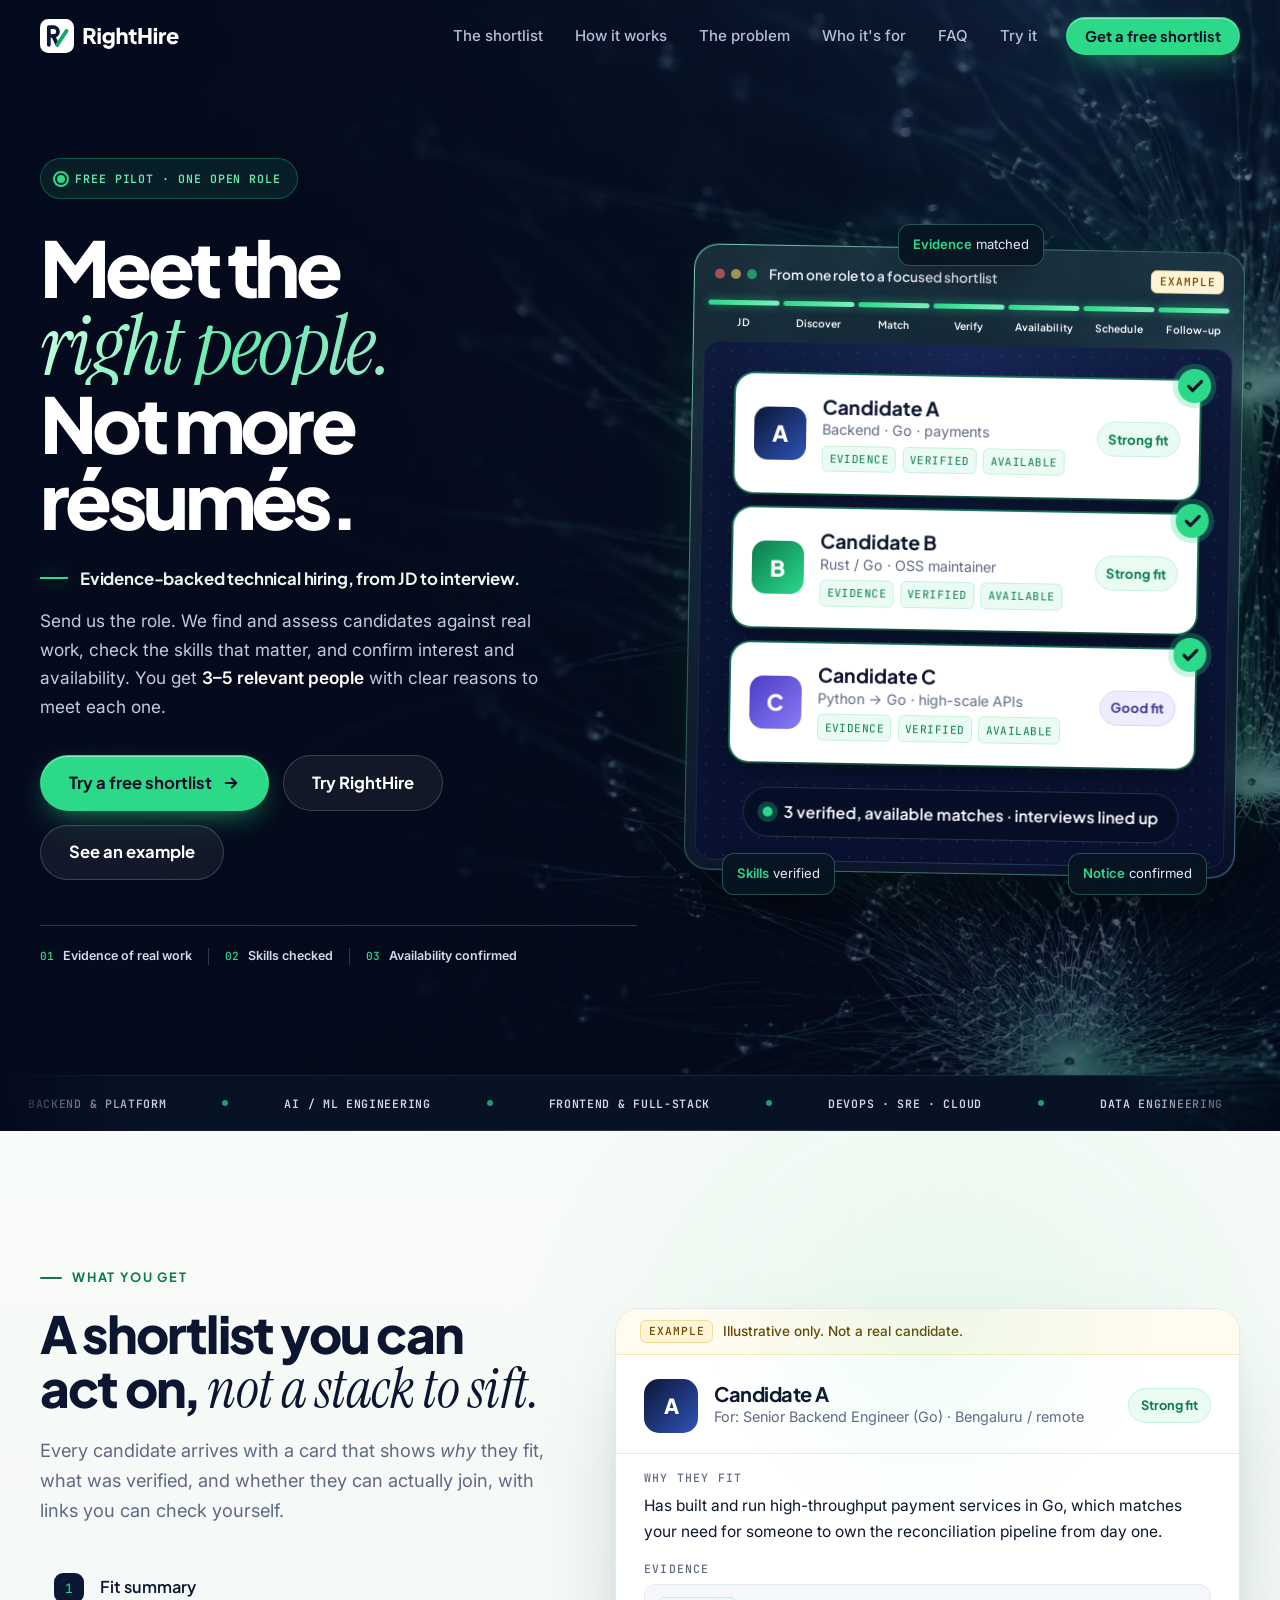
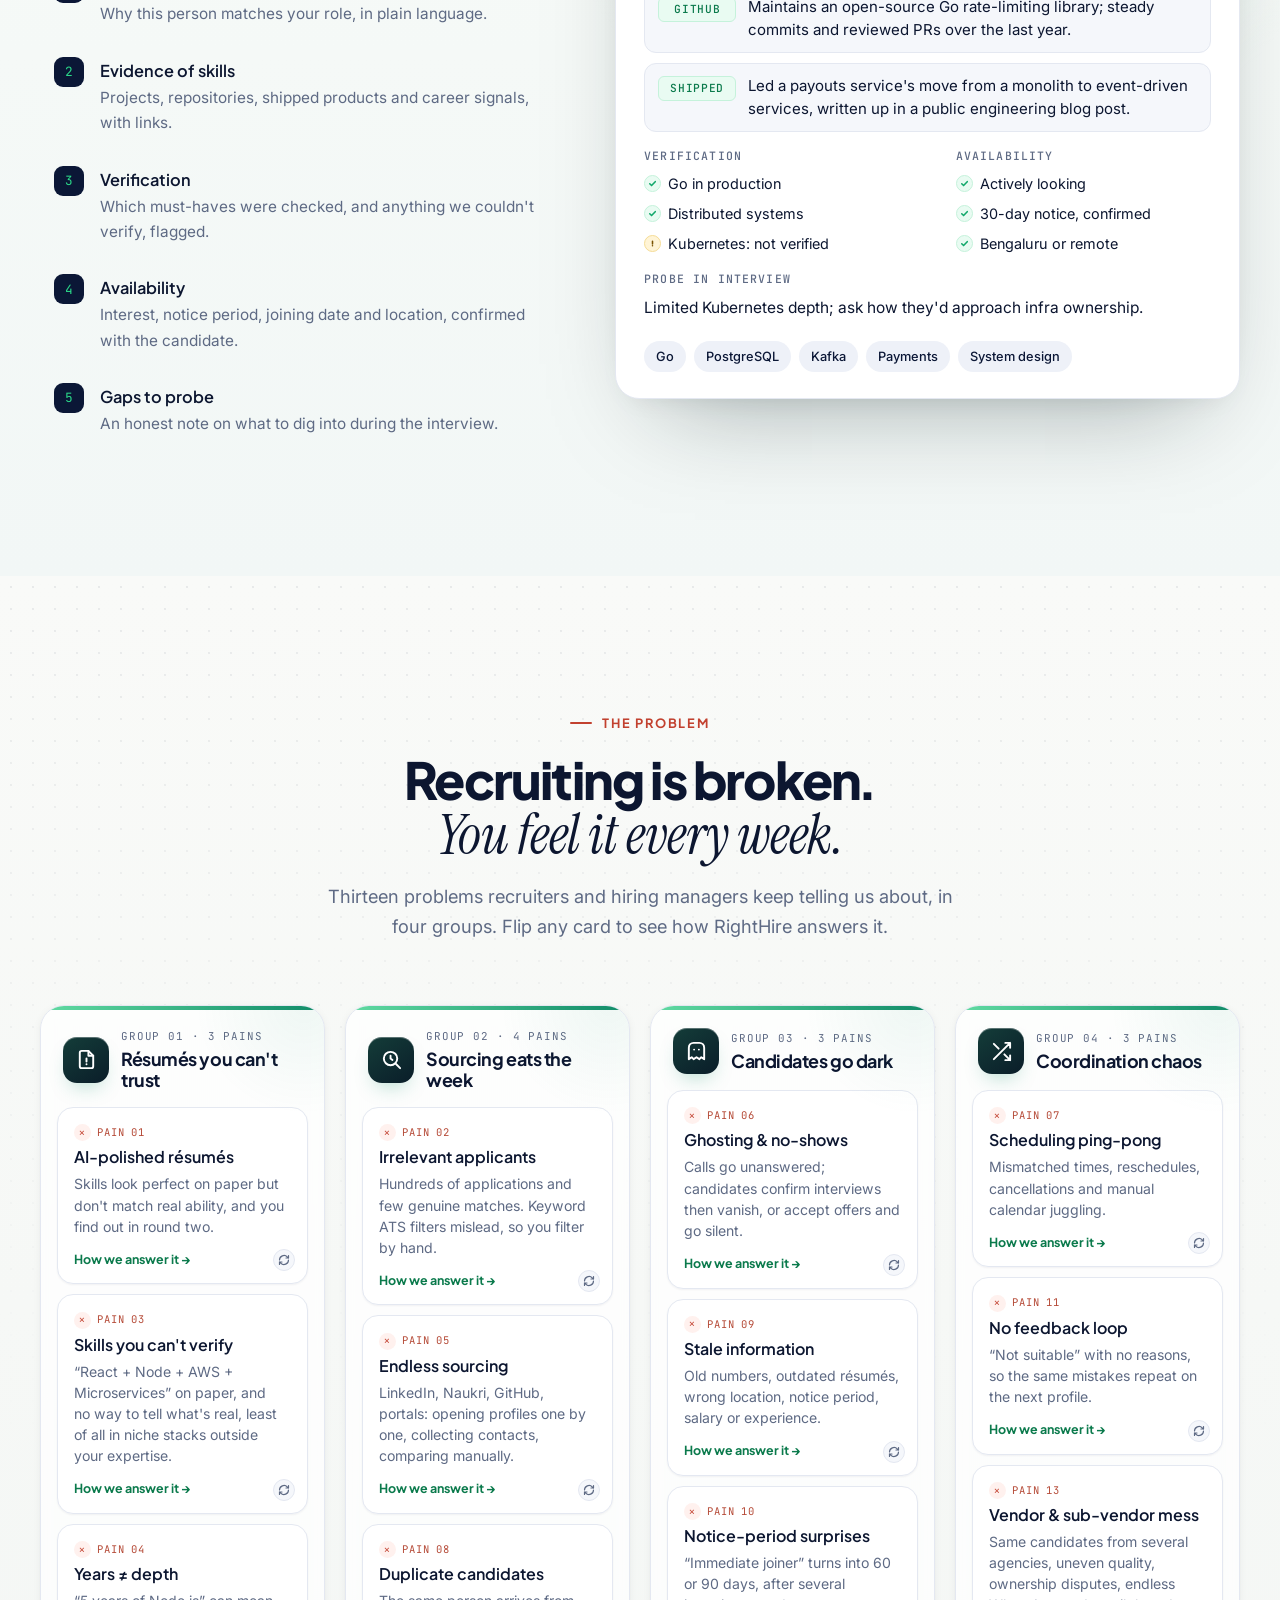
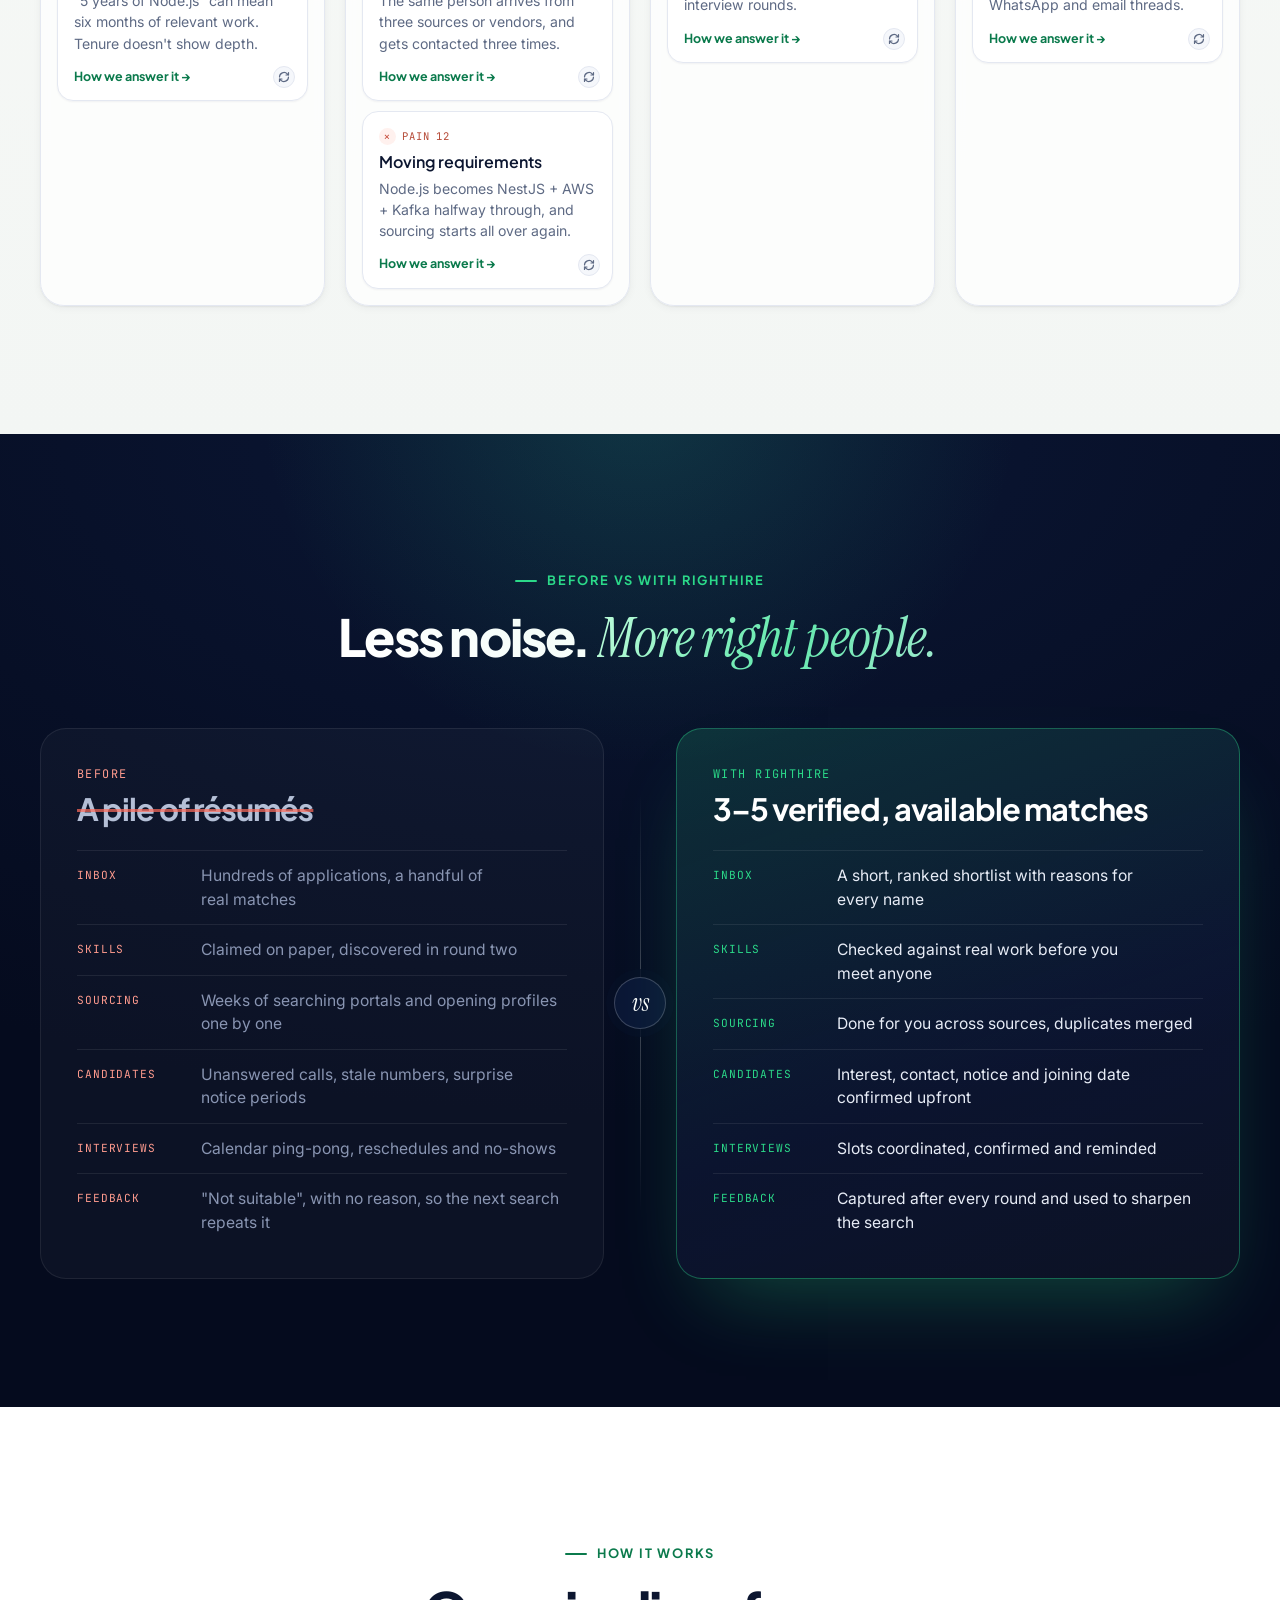
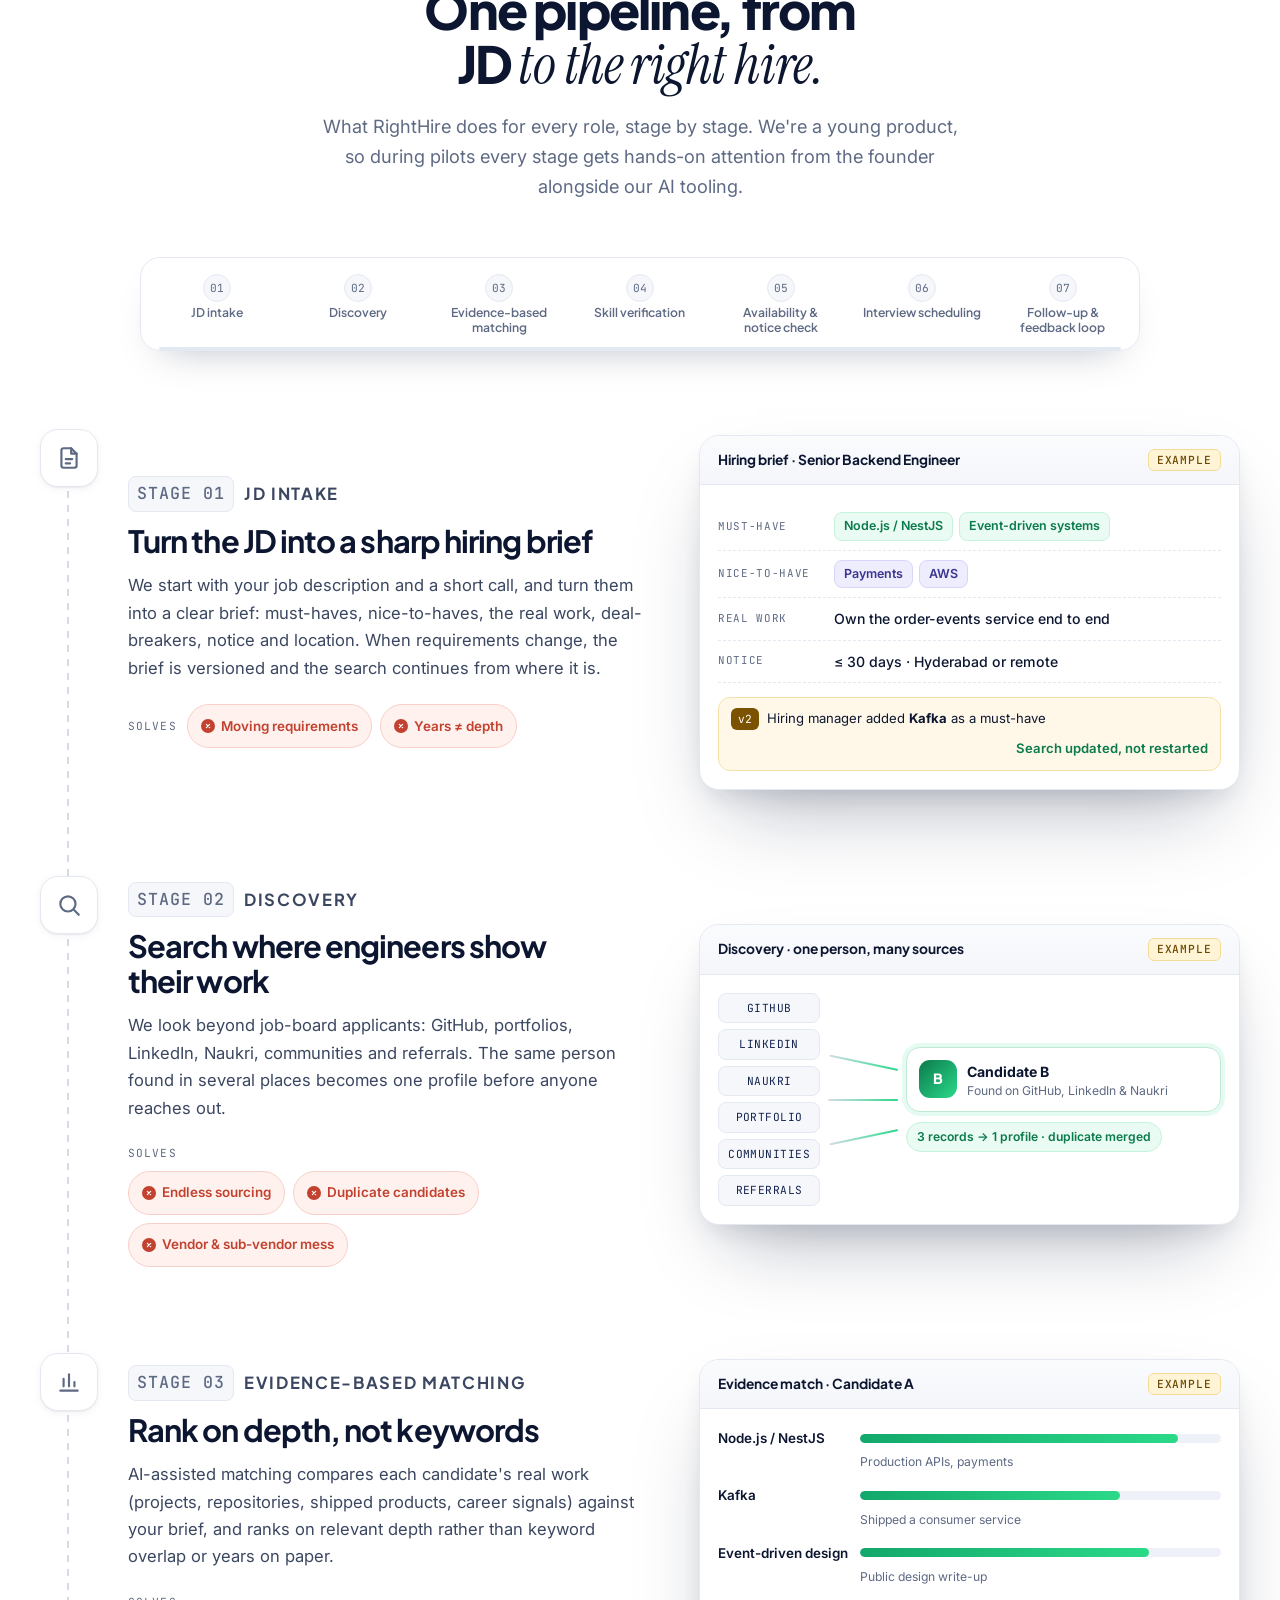
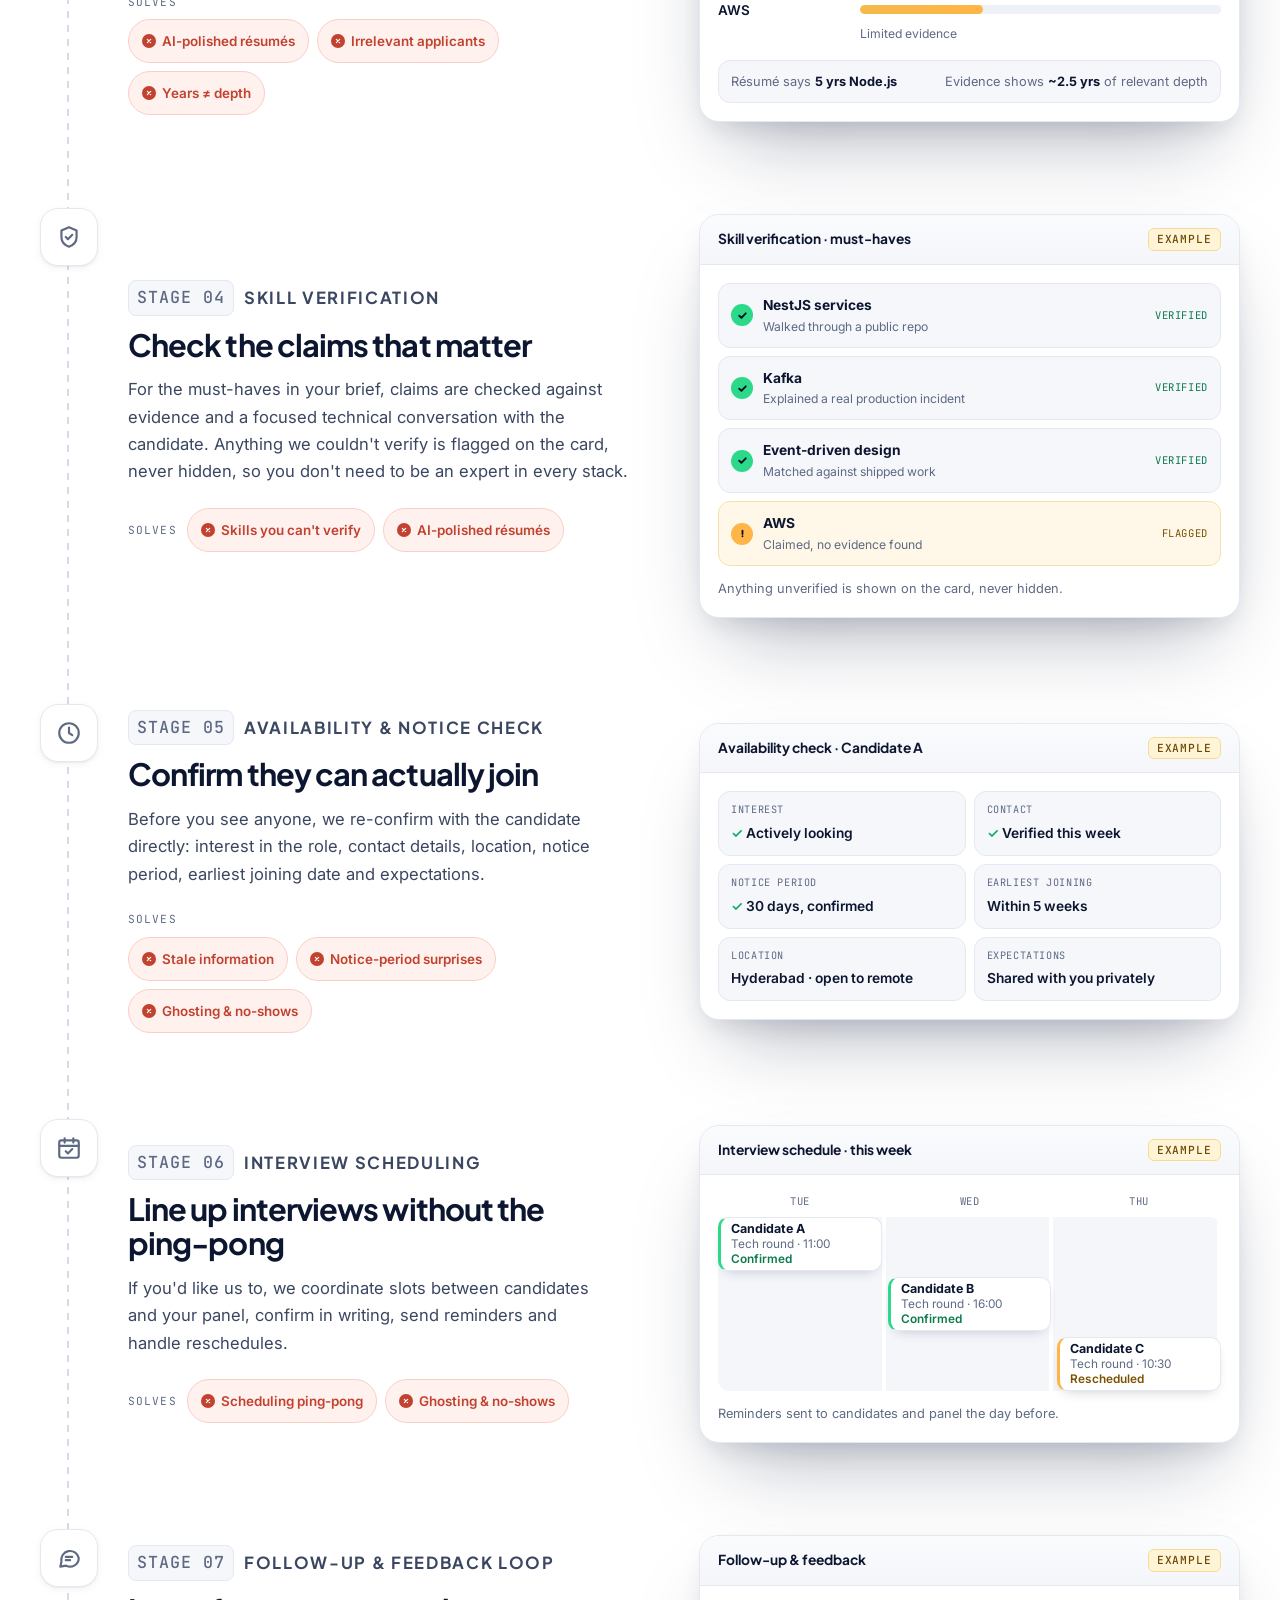
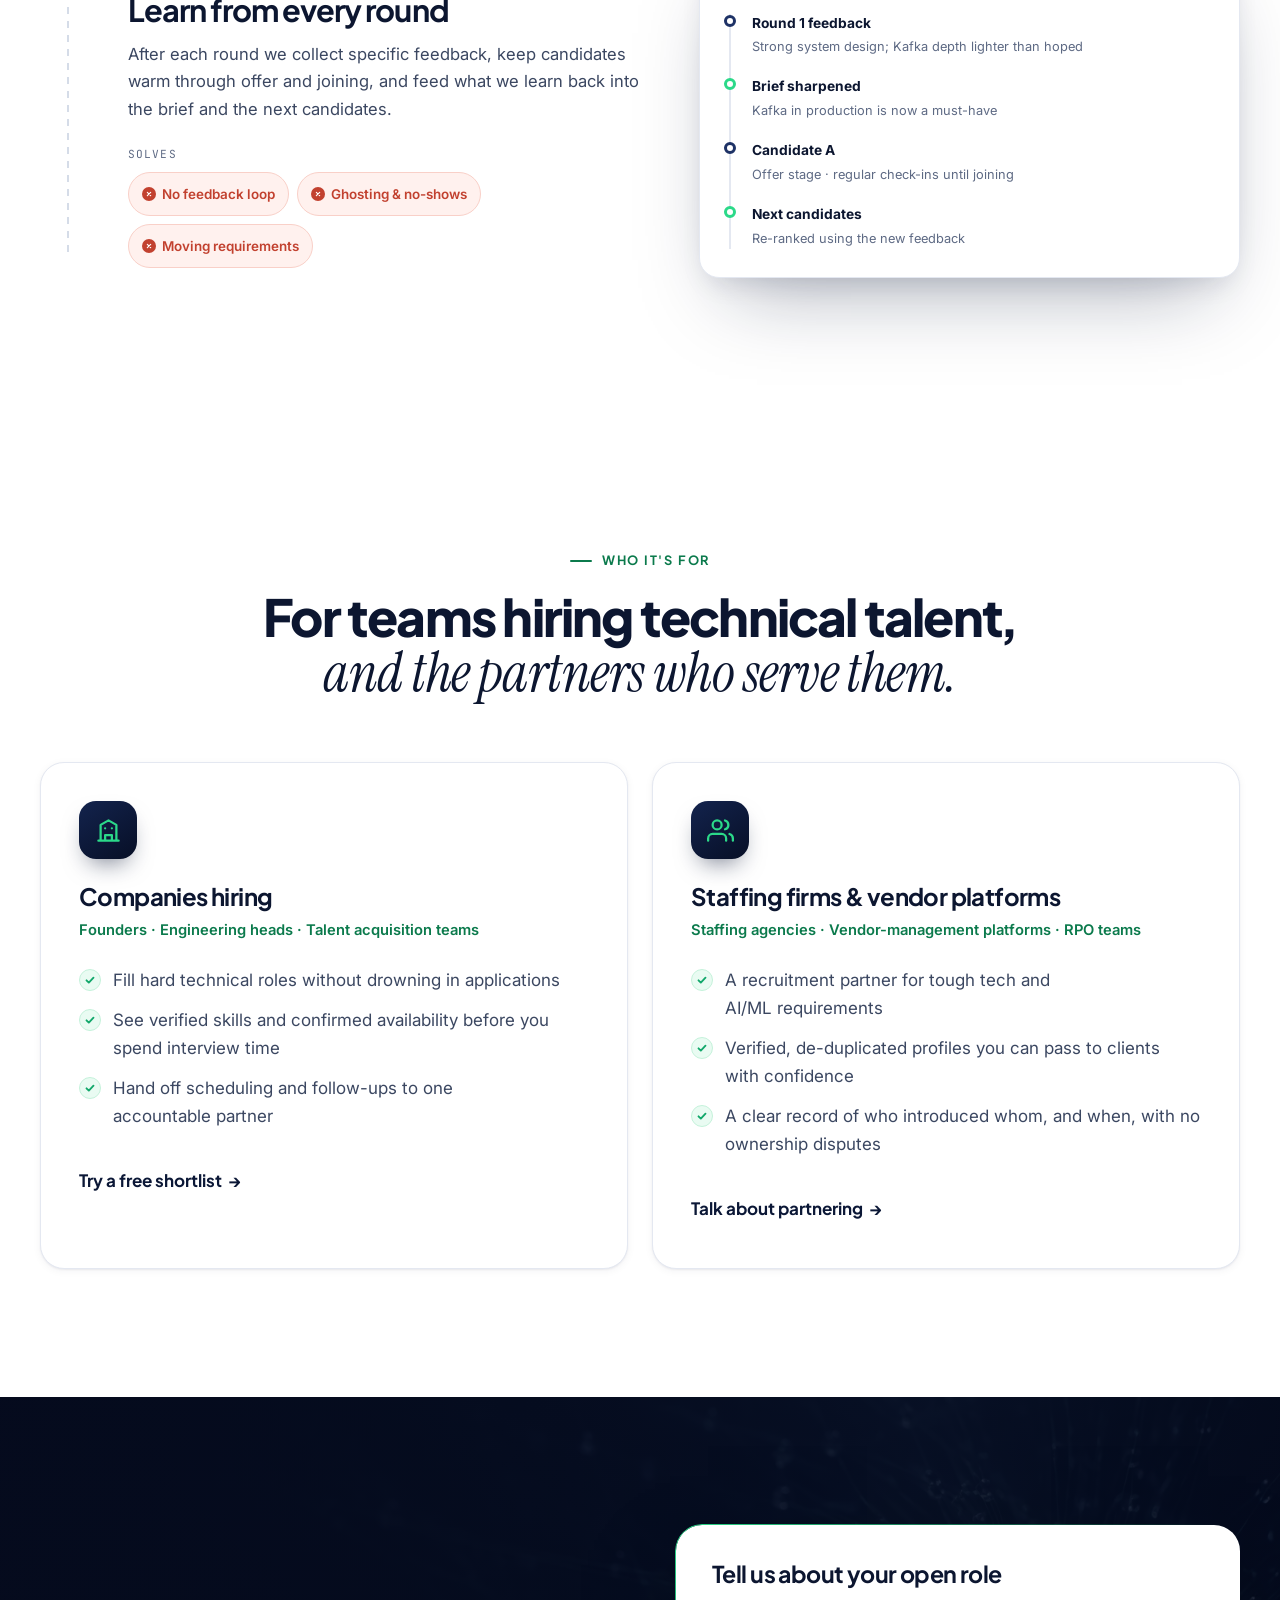
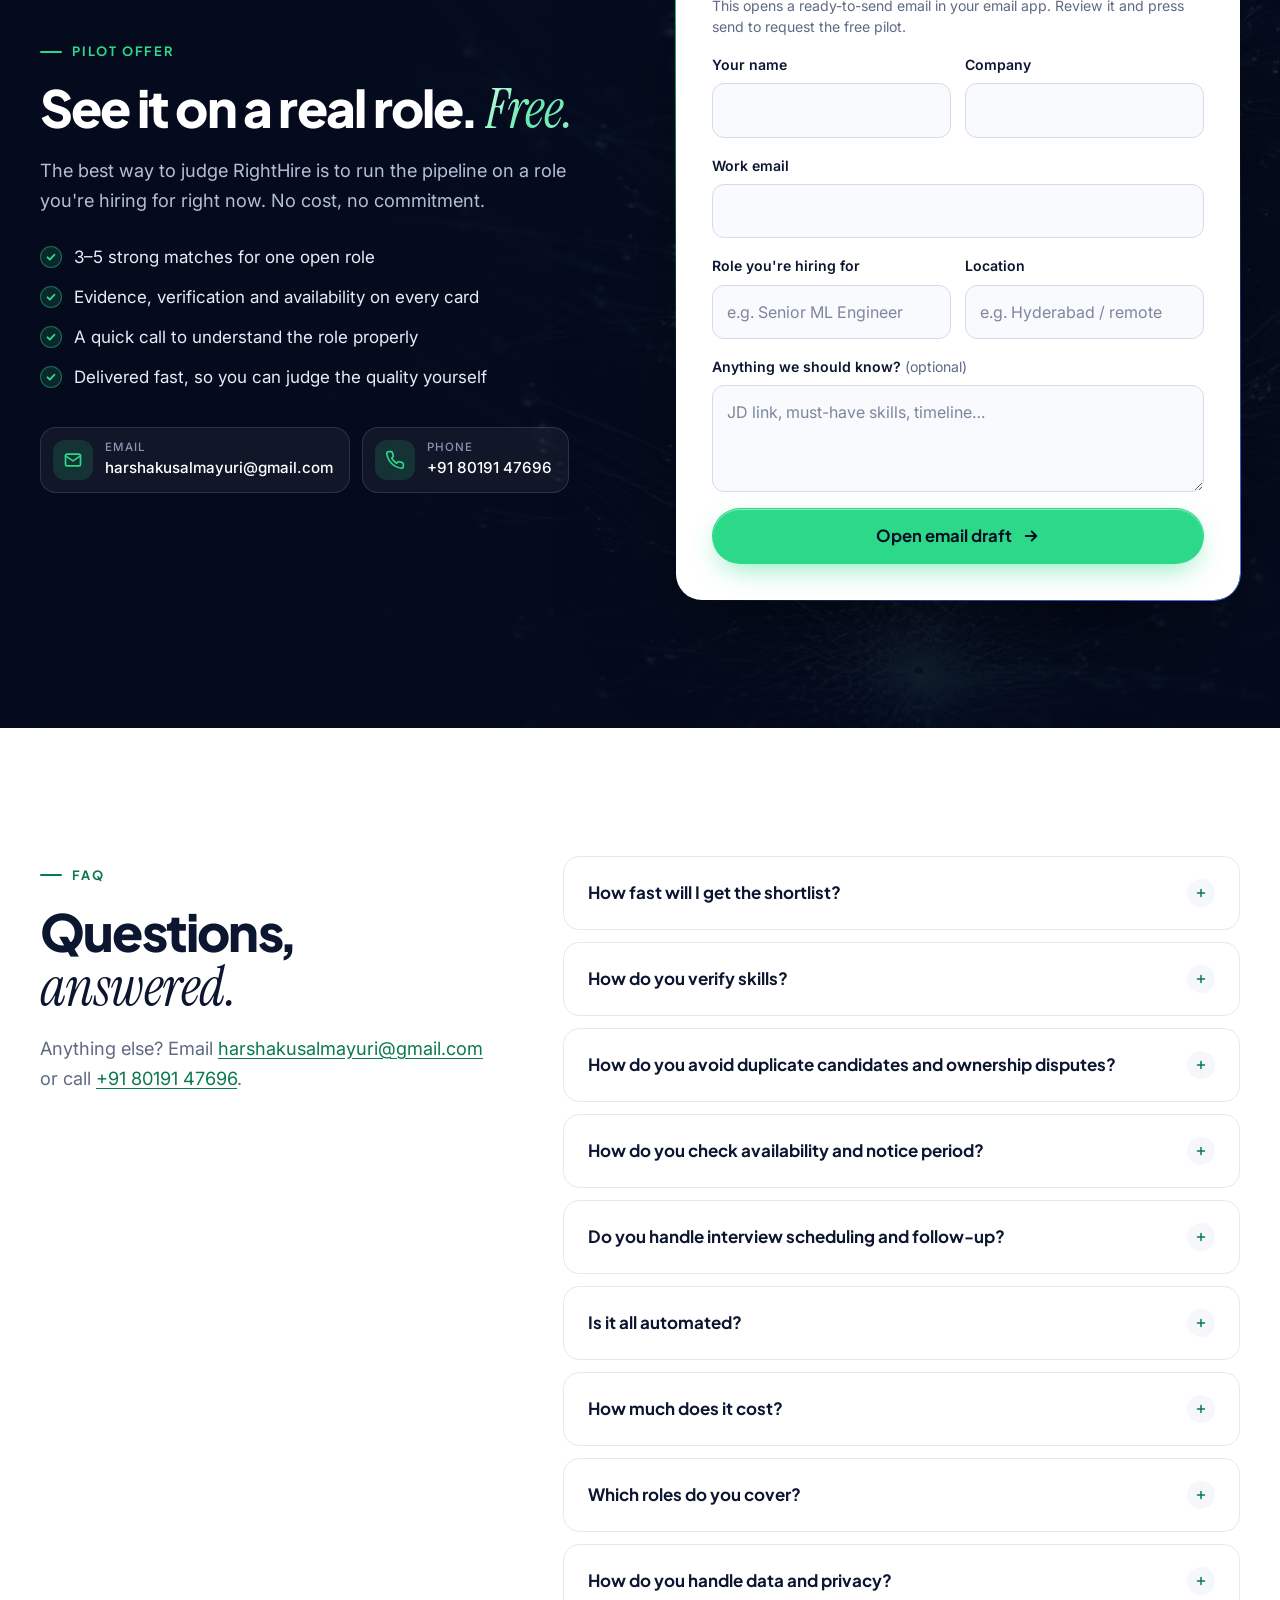
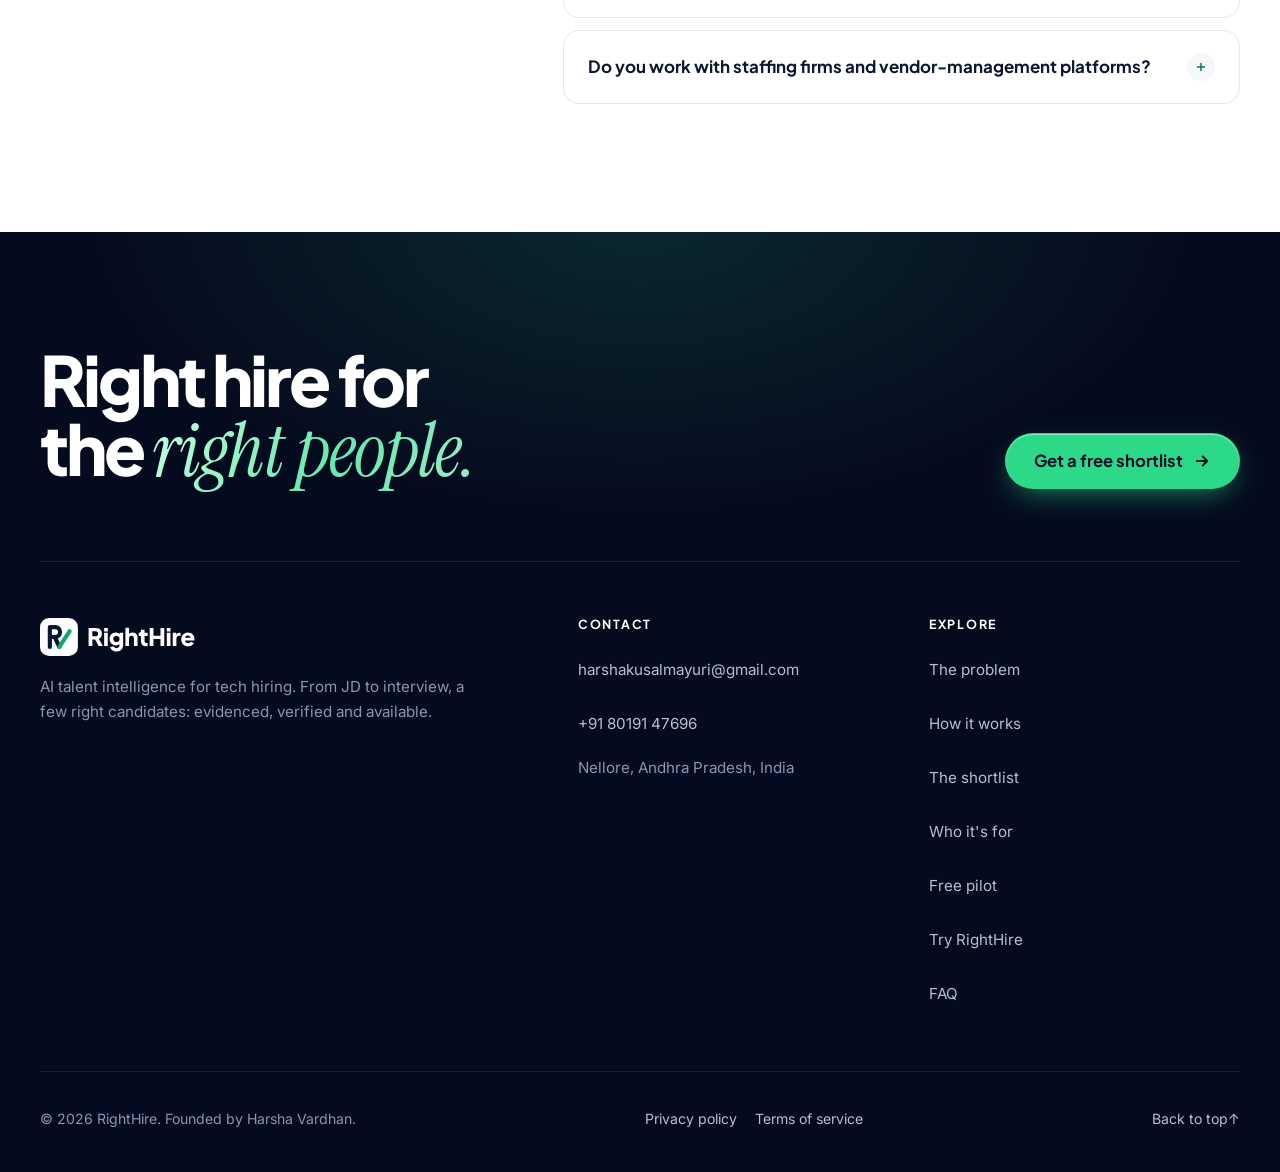
<file: index.html>
<!doctype html>
<html lang="en">
<head>
  <meta charset="utf-8">
  <meta name="viewport" content="width=device-width, initial-scale=1">
  <title>RightHire | 3–5 evidence-backed candidates for your open role</title>
  <meta name="description" content="RightHire is an AI talent-intelligence recruitment partner for tech, engineering and AI/ML roles. From your JD to interviews: discovery, evidence-based matching, skill verification, availability checks, scheduling and follow-up. Get 3–5 verified, available candidates. Free pilot for one open role.">
  <meta name="theme-color" content="#050B1E">
  <meta name="author" content="RightHire (Harsha Vardhan)">
  <meta property="og:type" content="website">
  <meta property="og:site_name" content="RightHire">
  <meta property="og:title" content="RightHire | 3–5 evidence-backed candidates for your open role">
  <meta property="og:description" content="From JD to interview: evidence-based matching, skill verification and availability checks. 3–5 verified, available candidates per role. Free pilot shortlist.">
  <meta property="og:image" content="https://harshakusal.github.io/righthire-site/assets/og-image.png">
  <meta property="og:image:width" content="1200">
  <meta property="og:image:height" content="630">
  <meta property="og:image:alt" content="RightHire: Right hire for the right people">
  <meta property="og:locale" content="en_IN">
  <meta name="twitter:card" content="summary_large_image">
  <meta name="twitter:title" content="RightHire | 3–5 evidence-backed candidates for your open role">
  <meta name="twitter:description" content="From JD to interview: 3–5 verified, available candidates per role, each backed by evidence. Free pilot shortlist.">
  <meta name="twitter:image" content="https://harshakusal.github.io/righthire-site/assets/og-image.png">
  <link rel="icon" href="favicon.ico" sizes="any">
  <link rel="icon" href="assets/brand/favicon.svg" type="image/svg+xml">
  <link rel="apple-touch-icon" href="assets/brand/apple-touch-icon.png">
  <link rel="manifest" href="site.webmanifest">
  <link rel="preconnect" href="https://fonts.googleapis.com">
  <link rel="preconnect" href="https://fonts.gstatic.com" crossorigin>
  <link href="https://fonts.googleapis.com/css2?family=Plus+Jakarta+Sans:wght@500;600;700;800&family=Inter:wght@400;500;600&family=Instrument+Serif:ital@0;1&family=JetBrains+Mono:wght@500&display=swap" rel="stylesheet">
  <link rel="stylesheet" href="assets/css/styles.css?v=20260929020000">
  <script>document.documentElement.classList.add('js')</script>
  <script type="application/ld+json">
  {"@context":"https://schema.org","@type":"ProfessionalService","name":"RightHire","slogan":"Right hire for the right people",
   "description":"AI talent-intelligence recruitment for tech, engineering and AI/ML roles: discovery, evidence-based matching, skill verification, availability checks, interview scheduling and follow-up. 3–5 verified candidates per role.",
   "founder":{"@type":"Person","name":"Harsha Vardhan"},
   "email":"harshakusalmayuri@gmail.com","telephone":"+91-8019147696",
   "areaServed":["IN","Worldwide"],"address":{"@type":"PostalAddress","addressLocality":"Nellore","addressRegion":"Andhra Pradesh","postalCode":"524004","addressCountry":"IN"}}
  </script>
</head>
<body>
<a class="skip-link" href="#main">Skip to content</a>

<header class="nav-wrap" id="top">
  <div class="nav container">
    <a class="brand" href="#top" aria-label="RightHire home">
      <img src="assets/brand/righthire-logo-dark.svg" alt="RightHire" width="148" height="36">
    </a>
    <nav id="nav-menu" class="nav-menu" aria-label="Primary">
      <a href="#shortlist">The shortlist</a>
      <a href="#how">How it works</a>
      <a href="#problems">The problem</a>
      <a href="#who">Who it's for</a>
      <a href="#faq">FAQ</a>
      <a href="demo.html">Try it</a>
      <a class="btn btn-primary btn-sm nav-cta" href="#pilot"><span>Get a free shortlist</span></a>
    </nav>
    <button class="nav-toggle" aria-expanded="false" aria-controls="nav-menu" aria-label="Open menu">
      <span></span><span></span><span></span>
    </button>
  </div>
</header>

<main id="main">

<!-- ============ HERO ============ -->
<section class="hero" aria-labelledby="hero-title">
  <div class="hero-bg" aria-hidden="true">
    <div class="blob b1"></div><div class="blob b2"></div><div class="blob b3"></div>
    <div class="grid-glow"></div>
  </div>

  <div class="container hero-grid">
    <div class="hero-copy">
      <p class="pill reveal"><span class="pulse" aria-hidden="true"></span> Free pilot · one open role</p>
      <h1 id="hero-title" class="display reveal" style="--d:.05s">Meet the <em class="serif grad-text">right people.</em><br>Not more résumés.</h1>
      <p class="kicker reveal" style="--d:.12s"><span class="kicker-line" aria-hidden="true"></span>Evidence-backed technical hiring, from JD to interview.</p>
      <p class="lead reveal" style="--d:.18s">Send us the role. We find and assess candidates against real work, check the skills that matter, and confirm interest and availability. You get <strong><span class="nw">3–5</span> relevant people</strong> with clear reasons to meet each one.</p>
      <div class="cta-row reveal" style="--d:.24s">
        <a class="btn btn-primary btn-lg" href="#pilot"><span>Try a free shortlist</span>
          <svg class="arrow" aria-hidden="true" width="18" height="18" viewBox="0 0 24 24" fill="none" stroke="currentColor" stroke-width="2.5" stroke-linecap="round" stroke-linejoin="round"><path d="M5 12h14M13 6l6 6-6 6"/></svg>
        </a>
        <a class="btn btn-glass btn-lg" href="demo.html"><span>Try RightHire</span></a>
        <a class="btn btn-glass btn-lg" href="#shortlist" data-booking-alt><span>See an example</span></a>
        <a class="btn btn-glass btn-lg" href="#" data-booking hidden target="_blank" rel="noopener"><svg aria-hidden="true" width="18" height="18" viewBox="0 0 24 24" fill="none" stroke="currentColor" stroke-width="2.2" stroke-linecap="round" stroke-linejoin="round"><rect x="3" y="5" width="18" height="16" rx="2"/><path d="M16 3v4M8 3v4M3 10h18M9 15l2 2 4-4"/></svg><span>Book a 20-min call</span></a>
      </div>
      <div class="hero-proof reveal" style="--d:.3s" aria-label="What the shortlist includes">
        <span><b>01</b> Evidence of real work</span><span><b>02</b> Skills checked</span><span><b>03</b> Availability confirmed</span>
      </div>
    </div>

    <div class="hero-visual reveal" style="--d:.15s">
      <div class="panel" role="img" aria-label="Illustrative example: a technical role leads to three shortlisted candidates, each marked for evidence, skill verification and availability.">
        <div class="panel-bar" aria-hidden="true">
          <span class="dots"><i></i><i></i><i></i></span>
          <span class="panel-title">From one role to a focused shortlist</span>
          <span class="example-tag">Example</span>
        </div>
        <ol class="pipe-mini" aria-hidden="true">
          <li class="lit">JD</li><li class="lit">Discover</li><li class="lit">Match</li><li class="lit">Verify</li><li class="lit">Availability</li><li class="lit">Schedule</li><li class="lit">Follow-up</li>
        </ol>
        <div class="stage" id="stage" data-phase="done" aria-hidden="true">
          <div class="scan"></div>
          <div class="rc" style="--x:2.5%;--y:2.0%;--r:1.5deg;--i:0;--d:0.02"><div class="face cv"><span class="cv-av"></span><span class="cv-lines"><i></i><i></i></span><span class="cv-kw"><b>Java</b><b>10+ yrs</b></span></div></div>
          <div class="rc" style="--x:34.2%;--y:3.1%;--r:-1.3deg;--i:1;--d:0.04"><div class="face cv"><span class="cv-av"></span><span class="cv-lines"><i></i><i></i></span><span class="cv-kw"><b>Team player</b><b>MS Office</b></span></div></div>
          <div class="rc" style="--x:66.7%;--y:3.0%;--r:-4.6deg;--i:2;--d:0.04"><div class="face cv"><span class="cv-av"></span><span class="cv-lines"><i></i><i></i></span><span class="cv-kw"><b>Agile</b><b>Synergy</b></span></div></div>
          <div class="rc" style="--x:2.8%;--y:23.7%;--r:-4.1deg;--i:3;--d:0.28"><div class="face cv"><span class="cv-av"></span><span class="cv-lines"><i></i><i></i></span><span class="cv-kw"><b>Python</b><b>Leader</b></span></div></div>
          <div class="rc" style="--x:35.3%;--y:26.0%;--r:-3.8deg;--i:4;--d:0.31;--fy:6%;--n:1" data-pick="1"><div class="face cv"><span class="cv-av"></span><span class="cv-lines"><i></i><i></i></span><span class="cv-kw"><b>Go</b><b>Kafka</b></span></div><div class="face ev"><span class="ev-av a1">A</span><span class="ev-main"><b>Candidate A</b><small>Backend · Go · payments</small><span class="ev-chips"><em>Evidence</em><em>Verified</em><em>Available</em></span></span><span class="ev-fit">Strong fit</span><span class="ev-check"><svg viewBox="0 0 24 24"><path d="M5 12.5l4.5 4.5L19 7"/></svg></span></div></div>
          <div class="rc" style="--x:67.2%;--y:25.4%;--r:4.5deg;--i:5;--d:0.30"><div class="face cv"><span class="cv-av"></span><span class="cv-lines"><i></i><i></i></span><span class="cv-kw"><b>Self-starter</b><b>SQL</b></span></div></div>
          <div class="rc" style="--x:3.2%;--y:46.7%;--r:4.8deg;--i:6;--d:0.55"><div class="face cv"><span class="cv-av"></span><span class="cv-lines"><i></i><i></i></span><span class="cv-kw"><b>React</b><b>Ninja</b></span></div></div>
          <div class="rc" style="--x:34.1%;--y:48.1%;--r:-2.1deg;--i:7;--d:0.57;--fy:32%;--n:2" data-pick="2"><div class="face cv"><span class="cv-av"></span><span class="cv-lines"><i></i><i></i></span><span class="cv-kw"><b>Rust</b><b>OSS</b></span></div><div class="face ev"><span class="ev-av a2">B</span><span class="ev-main"><b>Candidate B</b><small>Rust / Go · OSS maintainer</small><span class="ev-chips"><em>Evidence</em><em>Verified</em><em>Available</em></span></span><span class="ev-fit">Strong fit</span><span class="ev-check"><svg viewBox="0 0 24 24"><path d="M5 12.5l4.5 4.5L19 7"/></svg></span></div></div>
          <div class="rc" style="--x:66.9%;--y:45.9%;--r:-1.9deg;--i:8;--d:0.54"><div class="face cv"><span class="cv-av"></span><span class="cv-lines"><i></i><i></i></span><span class="cv-kw"><b>Cloud</b><b>Guru</b></span></div></div>
          <div class="rc" style="--x:3.9%;--y:68.0%;--r:0.8deg;--i:9;--d:0.80"><div class="face cv"><span class="cv-av"></span><span class="cv-lines"><i></i><i></i></span><span class="cv-kw"><b>Hard-working</b><b>C++</b></span></div></div>
          <div class="rc" style="--x:35.9%;--y:68.6%;--r:0.5deg;--i:10;--d:0.81;--fy:58%;--n:3" data-pick="3"><div class="face cv"><span class="cv-av"></span><span class="cv-lines"><i></i><i></i></span><span class="cv-kw"><b>Python</b><b>APIs</b></span></div><div class="face ev"><span class="ev-av a3">C</span><span class="ev-main"><b>Candidate C</b><small>Python → Go · high-scale APIs</small><span class="ev-chips"><em>Evidence</em><em>Verified</em><em>Available</em></span></span><span class="ev-fit alt">Good fit</span><span class="ev-check"><svg viewBox="0 0 24 24"><path d="M5 12.5l4.5 4.5L19 7"/></svg></span></div></div>
          <div class="rc" style="--x:66.7%;--y:67.7%;--r:-2.9deg;--i:11;--d:0.80"><div class="face cv"><span class="cv-av"></span><span class="cv-lines"><i></i><i></i></span><span class="cv-kw"><b>Excel</b><b>Detail-oriented</b></span></div></div>
          <div class="status"><span class="status-dot"></span><span id="status-text">3 verified, available matches · interviews lined up</span></div>
        </div>
      </div>
      <div class="float-chip fc1" aria-hidden="true"><b>Evidence</b> matched</div>
      <div class="float-chip fc2" aria-hidden="true"><b>Notice</b> confirmed</div>
      <div class="float-chip fc3" aria-hidden="true"><b>Skills</b> verified</div>
    </div>
  </div>

  <div class="marquee" aria-label="Roles we focus on">
    <div class="marquee-track">
      <ul>
        <li>Backend &amp; platform</li><li>AI / ML engineering</li><li>Frontend &amp; full-stack</li><li>DevOps · SRE · Cloud</li><li>Data engineering</li><li>MLOps &amp; LLM apps</li><li>Mobile</li><li>Engineering leadership</li><li>India &amp; remote / global</li>
      </ul>
      <ul aria-hidden="true">
        <li>Backend &amp; platform</li><li>AI / ML engineering</li><li>Frontend &amp; full-stack</li><li>DevOps · SRE · Cloud</li><li>Data engineering</li><li>MLOps &amp; LLM apps</li><li>Mobile</li><li>Engineering leadership</li><li>India &amp; remote / global</li>
      </ul>
    </div>
  </div>
</section>

<!-- ============ SHORTLIST ============ -->
<section class="section section-tint" id="shortlist" aria-labelledby="shortlist-title">
  <div class="container split">
    <div class="split-copy">
      <p class="eyebrow reveal">What you get</p>
      <h2 id="shortlist-title" class="reveal" style="--d:.06s">A shortlist you can act on<span class="pk">,</span> <em class="serif">not a stack to sift.</em></h2>
      <p class="section-lead reveal" style="--d:.12s">Every candidate arrives with a card that shows <em>why</em> they fit, what was verified, and whether they can actually join, with links you can check yourself.</p>
      <ol class="anatomy">
        <li class="reveal" style="--d:.05s"><span>1</span><div><strong>Fit summary</strong><p>Why this person matches your role, in plain language.</p></div></li>
        <li class="reveal" style="--d:.1s"><span>2</span><div><strong>Evidence of skills</strong><p>Projects, repositories, shipped products and career signals, with links.</p></div></li>
        <li class="reveal" style="--d:.15s"><span>3</span><div><strong>Verification</strong><p>Which must-haves were checked, and anything we couldn't verify, flagged.</p></div></li>
        <li class="reveal" style="--d:.2s"><span>4</span><div><strong>Availability</strong><p>Interest, notice period, joining date and location, confirmed with the candidate.</p></div></li>
        <li class="reveal" style="--d:.25s"><span>5</span><div><strong>Gaps to probe</strong><p>An honest note on what to dig into during the interview.</p></div></li>
      </ol>
    </div>

    <div class="ec-wrap reveal" style="--d:.1s">
      <article class="evidence-card tilt" aria-labelledby="ec-title">
        <div class="ec-banner"><span class="example-tag">Example</span> Illustrative only. Not a real candidate.</div>
        <header class="ec-head">
          <span class="avatar a1" aria-hidden="true">A</span>
          <div>
            <h3 id="ec-title">Candidate A</h3>
            <p class="ec-sub">For: Senior Backend Engineer (Go) · Bengaluru / remote</p>
          </div>
          <span class="fit">Strong fit</span>
        </header>
        <div class="ec-block">
          <h4>Why they fit</h4>
          <p>Has built and run high-throughput payment services in Go, which matches your need for someone to own the reconciliation pipeline from day one.</p>
        </div>
        <div class="ec-block">
          <h4>Evidence</h4>
          <ul class="ec-evidence">
            <li><span class="ev-type">GitHub</span><span>Maintains an open-source Go rate-limiting library; steady commits and reviewed PRs over the last year.</span></li>
            <li><span class="ev-type">Shipped</span><span>Led a payouts service's move from a monolith to event-driven services, written up in a public engineering blog post.</span></li>
          </ul>
        </div>
        <div class="ec-row">
          <div class="ec-block">
            <h4>Verification</h4>
            <ul class="ec-checks">
              <li class="ok">Go in production</li>
              <li class="ok">Distributed systems</li>
              <li class="flag">Kubernetes: not verified</li>
            </ul>
          </div>
          <div class="ec-block">
            <h4>Availability</h4>
            <ul class="ec-checks">
              <li class="ok">Actively looking</li>
              <li class="ok">30-day notice, confirmed</li>
              <li class="ok">Bengaluru or remote</li>
            </ul>
          </div>
        </div>
        <div class="ec-block">
          <h4>Probe in interview</h4>
          <p>Limited Kubernetes depth; ask how they'd approach infra ownership.</p>
        </div>
        <div class="ec-tags" aria-label="Skills">
          <span>Go</span><span>PostgreSQL</span><span>Kafka</span><span>Payments</span><span>System design</span>
        </div>
      </article>
    </div>
  </div>
</section>

<!-- ============ RECRUITING IS BROKEN ============ -->
<section class="section pains" id="problems" aria-labelledby="pains-title">
  <div class="container">
    <div class="section-head center">
      <p class="eyebrow eyebrow-warn reveal">The problem</p>
      <h2 id="pains-title" class="reveal" style="--d:.06s">Recruiting is broken<span class="pk">.</span> <em class="serif">You feel it every week.</em></h2>
      <p class="section-lead reveal" style="--d:.12s">Thirteen problems recruiters and hiring managers keep telling us about, in four groups. Flip any card to see how RightHire answers it.</p>
    </div>
    <div class="clusters">
      <article class="cluster cl-1 reveal" style="--d:0.00s">
        <header class="cluster-head"><span class="cl-icon" aria-hidden="true"><svg viewBox="0 0 24 24"><path d="M14 3H7a2 2 0 0 0-2 2v14a2 2 0 0 0 2 2h10a2 2 0 0 0 2-2V8z"/><path d="M14 3v5h5M12 11v3M12 17h.01"/></svg></span><div><p class="cl-num">Group 01 · 3 pains</p><h3>Résumés you can&#x27;t trust</h3></div><span class="swipe-hint" aria-hidden="true">Swipe →</span></header>
        <ul class="pain-list">
          <li id="pain-1"><button class="pain" type="button" aria-pressed="false">
            <span class="pain-inner">
              <span class="pain-face pain-front"><span class="pain-tag"><i aria-hidden="true">✕</i> Pain 01</span><strong>AI-polished résumés</strong><span class="pain-line">Skills look perfect on paper but don&#x27;t match real ability, and you find out in round two.</span><span class="pain-cta" aria-hidden="true">How we answer it <b>→</b></span></span>
              <span class="pain-face pain-back"><span class="pain-tag ok"><i aria-hidden="true">✓</i> How RightHire answers</span><span class="pain-ans">We match on evidence of real work (code, projects, shipped products), not on how well a résumé is written.</span></span>
            </span>
          </button></li><li id="pain-3"><button class="pain" type="button" aria-pressed="false">
            <span class="pain-inner">
              <span class="pain-face pain-front"><span class="pain-tag"><i aria-hidden="true">✕</i> Pain 03</span><strong>Skills you can&#x27;t verify</strong><span class="pain-line">“React + Node + AWS + Microservices” on paper, and no way to tell what&#x27;s real, least of all in niche stacks outside your expertise.</span><span class="pain-cta" aria-hidden="true">How we answer it <b>→</b></span></span>
              <span class="pain-face pain-back"><span class="pain-tag ok"><i aria-hidden="true">✓</i> How RightHire answers</span><span class="pain-ans">We check your must-have skills against real evidence and a focused technical conversation, and flag anything we couldn&#x27;t verify.</span></span>
            </span>
          </button></li><li id="pain-4"><button class="pain" type="button" aria-pressed="false">
            <span class="pain-inner">
              <span class="pain-face pain-front"><span class="pain-tag"><i aria-hidden="true">✕</i> Pain 04</span><strong>Years ≠ depth</strong><span class="pain-line">“5 years of Node.js” can mean six months of relevant work. Tenure doesn&#x27;t show depth.</span><span class="pain-cta" aria-hidden="true">How we answer it <b>→</b></span></span>
              <span class="pain-face pain-back"><span class="pain-tag ok"><i aria-hidden="true">✓</i> How RightHire answers</span><span class="pain-ans">Evidence cards show what the candidate actually built with each skill, so you see depth, not just years.</span></span>
            </span>
          </button></li>
        </ul>
      </article>
      <article class="cluster cl-2 reveal" style="--d:0.08s">
        <header class="cluster-head"><span class="cl-icon" aria-hidden="true"><svg viewBox="0 0 24 24"><circle cx="11" cy="11" r="7"/><path d="M21 21l-4.3-4.3M11 8v3l2 1.5"/></svg></span><div><p class="cl-num">Group 02 · 4 pains</p><h3>Sourcing eats the week</h3></div><span class="swipe-hint" aria-hidden="true">Swipe →</span></header>
        <ul class="pain-list">
          <li id="pain-2"><button class="pain" type="button" aria-pressed="false">
            <span class="pain-inner">
              <span class="pain-face pain-front"><span class="pain-tag"><i aria-hidden="true">✕</i> Pain 02</span><strong>Irrelevant applicants</strong><span class="pain-line">Hundreds of applications and few genuine matches. Keyword ATS filters mislead, so you filter by hand.</span><span class="pain-cta" aria-hidden="true">How we answer it <b>→</b></span></span>
              <span class="pain-face pain-back"><span class="pain-tag ok"><i aria-hidden="true">✓</i> How RightHire answers</span><span class="pain-ans">You receive only <span class="nw">3–5</span> matches, each with the reasons they fit.</span></span>
            </span>
          </button></li><li id="pain-5"><button class="pain" type="button" aria-pressed="false">
            <span class="pain-inner">
              <span class="pain-face pain-front"><span class="pain-tag"><i aria-hidden="true">✕</i> Pain 05</span><strong>Endless sourcing</strong><span class="pain-line">LinkedIn, Naukri, GitHub, portals: opening profiles one by one, collecting contacts, comparing manually.</span><span class="pain-cta" aria-hidden="true">How we answer it <b>→</b></span></span>
              <span class="pain-face pain-back"><span class="pain-tag ok"><i aria-hidden="true">✓</i> How RightHire answers</span><span class="pain-ans">We search across sources and hand you a compared, ranked shortlist.</span></span>
            </span>
          </button></li><li id="pain-8"><button class="pain" type="button" aria-pressed="false">
            <span class="pain-inner">
              <span class="pain-face pain-front"><span class="pain-tag"><i aria-hidden="true">✕</i> Pain 08</span><strong>Duplicate candidates</strong><span class="pain-line">The same person arrives from three sources or vendors, and gets contacted three times.</span><span class="pain-cta" aria-hidden="true">How we answer it <b>→</b></span></span>
              <span class="pain-face pain-back"><span class="pain-tag ok"><i aria-hidden="true">✓</i> How RightHire answers</span><span class="pain-ans">Profiles found on different sources are merged into one person before anyone is contacted.</span></span>
            </span>
          </button></li><li id="pain-12"><button class="pain" type="button" aria-pressed="false">
            <span class="pain-inner">
              <span class="pain-face pain-front"><span class="pain-tag"><i aria-hidden="true">✕</i> Pain 12</span><strong>Moving requirements</strong><span class="pain-line">Node.js becomes NestJS + AWS + Kafka halfway through, and sourcing starts all over again.</span><span class="pain-cta" aria-hidden="true">How we answer it <b>→</b></span></span>
              <span class="pain-face pain-back"><span class="pain-tag ok"><i aria-hidden="true">✓</i> How RightHire answers</span><span class="pain-ans">Changes are logged against the role brief, and the search is updated from where it is, not restarted.</span></span>
            </span>
          </button></li>
        </ul>
      </article>
      <article class="cluster cl-3 reveal" style="--d:0.16s">
        <header class="cluster-head"><span class="cl-icon" aria-hidden="true"><svg viewBox="0 0 24 24"><path d="M9 3h6a5 5 0 0 1 5 5v12l-3-2-2 2-3-2-3 2-2-2-3 2V8a5 5 0 0 1 5-5z"/><path d="M9.5 10h.01M14.5 10h.01"/></svg></span><div><p class="cl-num">Group 03 · 3 pains</p><h3>Candidates go dark</h3></div><span class="swipe-hint" aria-hidden="true">Swipe →</span></header>
        <ul class="pain-list">
          <li id="pain-6"><button class="pain" type="button" aria-pressed="false">
            <span class="pain-inner">
              <span class="pain-face pain-front"><span class="pain-tag"><i aria-hidden="true">✕</i> Pain 06</span><strong>Ghosting &amp; no-shows</strong><span class="pain-line">Calls go unanswered; candidates confirm interviews then vanish, or accept offers and go silent.</span><span class="pain-cta" aria-hidden="true">How we answer it <b>→</b></span></span>
              <span class="pain-face pain-back"><span class="pain-tag ok"><i aria-hidden="true">✓</i> How RightHire answers</span><span class="pain-ans">We confirm interest and intent before introducing anyone, and stay in touch through interviews and offer.</span></span>
            </span>
          </button></li><li id="pain-9"><button class="pain" type="button" aria-pressed="false">
            <span class="pain-inner">
              <span class="pain-face pain-front"><span class="pain-tag"><i aria-hidden="true">✕</i> Pain 09</span><strong>Stale information</strong><span class="pain-line">Old numbers, outdated résumés, wrong location, notice period, salary or experience.</span><span class="pain-cta" aria-hidden="true">How we answer it <b>→</b></span></span>
              <span class="pain-face pain-back"><span class="pain-tag ok"><i aria-hidden="true">✓</i> How RightHire answers</span><span class="pain-ans">Contact details, location, notice and expectations are re-confirmed with the candidate before they reach you.</span></span>
            </span>
          </button></li><li id="pain-10"><button class="pain" type="button" aria-pressed="false">
            <span class="pain-inner">
              <span class="pain-face pain-front"><span class="pain-tag"><i aria-hidden="true">✕</i> Pain 10</span><strong>Notice-period surprises</strong><span class="pain-line">“Immediate joiner” turns into 60 or 90 days, after several interview rounds.</span><span class="pain-cta" aria-hidden="true">How we answer it <b>→</b></span></span>
              <span class="pain-face pain-back"><span class="pain-tag ok"><i aria-hidden="true">✓</i> How RightHire answers</span><span class="pain-ans">Notice period and earliest joining date are checked upfront and shown on every card.</span></span>
            </span>
          </button></li>
        </ul>
      </article>
      <article class="cluster cl-4 reveal" style="--d:0.24s">
        <header class="cluster-head"><span class="cl-icon" aria-hidden="true"><svg viewBox="0 0 24 24"><path d="M16 3h5v5M4 20L21 3M21 16v5h-5M15 15l6 6M4 4l5 5"/></svg></span><div><p class="cl-num">Group 04 · 3 pains</p><h3>Coordination chaos</h3></div><span class="swipe-hint" aria-hidden="true">Swipe →</span></header>
        <ul class="pain-list">
          <li id="pain-7"><button class="pain" type="button" aria-pressed="false">
            <span class="pain-inner">
              <span class="pain-face pain-front"><span class="pain-tag"><i aria-hidden="true">✕</i> Pain 07</span><strong>Scheduling ping-pong</strong><span class="pain-line">Mismatched times, reschedules, cancellations and manual calendar juggling.</span><span class="pain-cta" aria-hidden="true">How we answer it <b>→</b></span></span>
              <span class="pain-face pain-back"><span class="pain-tag ok"><i aria-hidden="true">✓</i> How RightHire answers</span><span class="pain-ans">We coordinate slots between candidates and your panel, confirm in writing and send reminders.</span></span>
            </span>
          </button></li><li id="pain-11"><button class="pain" type="button" aria-pressed="false">
            <span class="pain-inner">
              <span class="pain-face pain-front"><span class="pain-tag"><i aria-hidden="true">✕</i> Pain 11</span><strong>No feedback loop</strong><span class="pain-line">“Not suitable” with no reasons, so the same mistakes repeat on the next profile.</span><span class="pain-cta" aria-hidden="true">How we answer it <b>→</b></span></span>
              <span class="pain-face pain-back"><span class="pain-tag ok"><i aria-hidden="true">✓</i> How RightHire answers</span><span class="pain-ans">We capture specific feedback after each round and use it to sharpen the next candidates.</span></span>
            </span>
          </button></li><li id="pain-13"><button class="pain" type="button" aria-pressed="false">
            <span class="pain-inner">
              <span class="pain-face pain-front"><span class="pain-tag"><i aria-hidden="true">✕</i> Pain 13</span><strong>Vendor &amp; sub-vendor mess</strong><span class="pain-line">Same candidates from several agencies, uneven quality, ownership disputes, endless WhatsApp and email threads.</span><span class="pain-cta" aria-hidden="true">How we answer it <b>→</b></span></span>
              <span class="pain-face pain-back"><span class="pain-tag ok"><i aria-hidden="true">✓</i> How RightHire answers</span><span class="pain-ans">One accountable partner, with a clear record of when, and for which role, each candidate was introduced.</span></span>
            </span>
          </button></li>
        </ul>
      </article>
    </div>
  </div>
</section>

<!-- ============ BEFORE / WITH ============ -->
<section class="section section-dark compare2" id="why" aria-labelledby="compare-title">
  <div class="dark-glow" aria-hidden="true"></div>
  <div class="container">
    <div class="section-head center">
      <p class="eyebrow eyebrow-light reveal">Before vs with RightHire</p>
      <h2 id="compare-title" class="reveal" style="--d:.06s">Less noise<span class="pk">.</span> <em class="serif grad-text">More right people.</em></h2>
    </div>
    <div class="vs">
      <div class="vs-col vs-before reveal" style="--d:.05s">
        <p class="vs-label">Before</p>
        <h3>A pile of résumés</h3>
        <ul>
          <li><span class="vs-k">Inbox</span>Hundreds of applications, a handful of real matches</li>
          <li><span class="vs-k">Skills</span>Claimed on paper, discovered in round two</li>
          <li><span class="vs-k">Sourcing</span>Weeks of searching portals and opening profiles one by one</li>
          <li><span class="vs-k">Candidates</span>Unanswered calls, stale numbers, surprise notice periods</li>
          <li><span class="vs-k">Interviews</span>Calendar ping-pong, reschedules and no-shows</li>
          <li><span class="vs-k">Feedback</span>"Not suitable", with no reason, so the next search repeats it</li>
        </ul>
      </div>
      <div class="vs-mid" aria-hidden="true"><span>vs</span></div>
      <div class="vs-col vs-after reveal spot" style="--d:.15s">
        <p class="vs-label">With RightHire</p>
        <h3><span class="nw">3–5</span> verified, available matches</h3>
        <ul>
          <li><span class="vs-k">Inbox</span>A short, ranked shortlist with reasons for every name</li>
          <li><span class="vs-k">Skills</span>Checked against real work before you meet anyone</li>
          <li><span class="vs-k">Sourcing</span>Done for you across sources, duplicates merged</li>
          <li><span class="vs-k">Candidates</span>Interest, contact, notice and joining date confirmed upfront</li>
          <li><span class="vs-k">Interviews</span>Slots coordinated, confirmed and reminded</li>
          <li><span class="vs-k">Feedback</span>Captured after every round and used to sharpen the search</li>
        </ul>
      </div>
    </div>
  </div>
</section>

<!-- ============ PIPELINE ============ -->
<section class="section pipeline" id="how" aria-labelledby="how-title">
  <div class="container">
    <div class="section-head center">
      <p class="eyebrow reveal">How it works</p>
      <h2 id="how-title" class="reveal" style="--d:.06s">One pipeline<span class="pk">,</span> from JD <em class="serif">to the right hire.</em></h2>
      <p class="section-lead reveal" style="--d:.12s">What RightHire does for every role, stage by stage. We're a young product, so during pilots every stage gets hands-on attention from the founder alongside our AI tooling.</p>
    </div>

    <nav class="stepper" id="stepper" aria-label="Pipeline stages">
      <ol>
        <li><a href="#stage-1" data-step="1"><span class="sn">01</span><span class="sl">JD intake</span></a></li>
        <li><a href="#stage-2" data-step="2"><span class="sn">02</span><span class="sl">Discovery</span></a></li>
        <li><a href="#stage-3" data-step="3"><span class="sn">03</span><span class="sl">Evidence-based matching</span></a></li>
        <li><a href="#stage-4" data-step="4"><span class="sn">04</span><span class="sl">Skill verification</span></a></li>
        <li><a href="#stage-5" data-step="5"><span class="sn">05</span><span class="sl">Availability &amp; notice check</span></a></li>
        <li><a href="#stage-6" data-step="6"><span class="sn">06</span><span class="sl">Interview scheduling</span></a></li>
        <li><a href="#stage-7" data-step="7"><span class="sn">07</span><span class="sl">Follow-up &amp; feedback loop</span></a></li>
      </ol>
      <div class="stepper-bar" aria-hidden="true"><span id="stepper-fill"></span></div>
    </nav>

    <ol class="stages" id="stages">
      <li class="stg" id="stage-1" data-stage="1">
        <span class="stg-node" aria-hidden="true"><svg viewBox="0 0 24 24"><path d="M14 3H7a2 2 0 0 0-2 2v14a2 2 0 0 0 2 2h10a2 2 0 0 0 2-2V8z"/><path d="M14 3v5h5M9 13h6M9 17h4"/></svg></span>
        <div class="stg-body">
          <div class="stg-text reveal">
            <p class="stg-kicker"><span>Stage 01</span>JD intake</p>
            <h3>Turn the JD into a sharp hiring brief</h3>
            <p>We start with your job description and a short call, and turn them into a clear brief: must-haves, nice-to-haves, the real work, deal-breakers, notice and location. When requirements change, the brief is versioned and the search continues from where it is.</p>
            <div class="kills"><span class="kills-label">Solves</span><ul><li><a href="#pain-12">Moving requirements</a></li><li><a href="#pain-4">Years ≠ depth</a></li></ul></div>
          </div>
          <div class="stg-mock reveal" style="--d:.1s"><div class="mock " aria-label="Example: Hiring brief · Senior Backend Engineer" role="img"><div class="mock-head"><span class="mock-title">Hiring brief · Senior Backend Engineer</span><span class="example-tag">Example</span></div><div class="mock-body" aria-hidden="true">
 <div class="brief-row"><span class="k">Must-have</span><span class="chips"><em class="c-must">Node.js / NestJS</em><em class="c-must">Event-driven systems</em></span></div>
 <div class="brief-row"><span class="k">Nice-to-have</span><span class="chips"><em class="c-nice">Payments</em><em class="c-nice">AWS</em></span></div>
 <div class="brief-row"><span class="k">Real work</span><span class="v">Own the order-events service end to end</span></div>
 <div class="brief-row"><span class="k">Notice</span><span class="v">≤ 30 days · Hyderabad or remote</span></div>
 <div class="brief-log"><span class="log-v">v2</span><span>Hiring manager added <b>Kafka</b> as a must-have</span><span class="log-ok">Search updated, not restarted</span></div></div></div></div>
        </div>
      </li>
      <li class="stg" id="stage-2" data-stage="2">
        <span class="stg-node" aria-hidden="true"><svg viewBox="0 0 24 24"><circle cx="11" cy="11" r="7"/><path d="M21 21l-4.3-4.3"/></svg></span>
        <div class="stg-body">
          <div class="stg-text reveal">
            <p class="stg-kicker"><span>Stage 02</span>Discovery</p>
            <h3>Search where engineers show their work</h3>
            <p>We look beyond job-board applicants: GitHub, portfolios, LinkedIn, Naukri, communities and referrals. The same person found in several places becomes one profile before anyone reaches out.</p>
            <div class="kills"><span class="kills-label">Solves</span><ul><li><a href="#pain-5">Endless sourcing</a></li><li><a href="#pain-8">Duplicate candidates</a></li><li><a href="#pain-13">Vendor &amp; sub-vendor mess</a></li></ul></div>
          </div>
          <div class="stg-mock reveal" style="--d:.1s"><div class="mock " aria-label="Example: Discovery · one person, many sources" role="img"><div class="mock-head"><span class="mock-title">Discovery · one person, many sources</span><span class="example-tag">Example</span></div><div class="mock-body" aria-hidden="true">
 <div class="disc">
  <ul class="src"><li>GitHub</li><li>LinkedIn</li><li>Naukri</li><li>Portfolio</li><li>Communities</li><li>Referrals</li></ul>
  <div class="disc-flow"><i></i><i></i><i></i></div>
  <div class="disc-out">
    <div class="pr"><span class="av a2">B</span><span><b>Candidate B</b><small>Found on GitHub, LinkedIn &amp; Naukri</small></span></div>
    <span class="merge">3 records → 1 profile · duplicate merged</span>
  </div>
 </div></div></div></div>
        </div>
      </li>
      <li class="stg" id="stage-3" data-stage="3">
        <span class="stg-node" aria-hidden="true"><svg viewBox="0 0 24 24"><path d="M4 20h16M7 16V9M12 16V5M17 16v-4"/></svg></span>
        <div class="stg-body">
          <div class="stg-text reveal">
            <p class="stg-kicker"><span>Stage 03</span>Evidence-based matching</p>
            <h3>Rank on depth, not keywords</h3>
            <p>AI-assisted matching compares each candidate&#x27;s real work (projects, repositories, shipped products, career signals) against your brief, and ranks on relevant depth rather than keyword overlap or years on paper.</p>
            <div class="kills"><span class="kills-label">Solves</span><ul><li><a href="#pain-1">AI-polished résumés</a></li><li><a href="#pain-2">Irrelevant applicants</a></li><li><a href="#pain-4">Years ≠ depth</a></li></ul></div>
          </div>
          <div class="stg-mock reveal" style="--d:.1s"><div class="mock " aria-label="Example: Evidence match · Candidate A" role="img"><div class="mock-head"><span class="mock-title">Evidence match · Candidate A</span><span class="example-tag">Example</span></div><div class="mock-body" aria-hidden="true">
 <div class="bars">
  <div class="bar"><span class="bl">Node.js / NestJS</span><span class="bt"><i style="--w:88%"></i></span><span class="bn">Production APIs, payments</span></div>
  <div class="bar"><span class="bl">Kafka</span><span class="bt"><i style="--w:72%"></i></span><span class="bn">Shipped a consumer service</span></div>
  <div class="bar"><span class="bl">Event-driven design</span><span class="bt"><i style="--w:80%"></i></span><span class="bn">Public design write-up</span></div>
  <div class="bar low"><span class="bl">AWS</span><span class="bt"><i style="--w:34%"></i></span><span class="bn">Limited evidence</span></div>
 </div>
 <div class="depth"><span>Résumé says <b>5 yrs Node.js</b></span><span>Evidence shows <b>~2.5 yrs</b> of relevant depth</span></div></div></div></div>
        </div>
      </li>
      <li class="stg" id="stage-4" data-stage="4">
        <span class="stg-node" aria-hidden="true"><svg viewBox="0 0 24 24"><path d="M12 3l7 3v6c0 4.5-3 7.5-7 9-4-1.5-7-4.5-7-9V6z"/><path d="M9 12l2 2 4-4"/></svg></span>
        <div class="stg-body">
          <div class="stg-text reveal">
            <p class="stg-kicker"><span>Stage 04</span>Skill verification</p>
            <h3>Check the claims that matter</h3>
            <p>For the must-haves in your brief, claims are checked against evidence and a focused technical conversation with the candidate. Anything we couldn&#x27;t verify is flagged on the card, never hidden, so you don&#x27;t need to be an expert in every stack.</p>
            <div class="kills"><span class="kills-label">Solves</span><ul><li><a href="#pain-3">Skills you can&#x27;t verify</a></li><li><a href="#pain-1">AI-polished résumés</a></li></ul></div>
          </div>
          <div class="stg-mock reveal" style="--d:.1s"><div class="mock " aria-label="Example: Skill verification · must-haves" role="img"><div class="mock-head"><span class="mock-title">Skill verification · must-haves</span><span class="example-tag">Example</span></div><div class="mock-body" aria-hidden="true">
 <ul class="verify">
  <li class="ok"><b>NestJS services</b><span>Walked through a public repo</span><em>Verified</em></li>
  <li class="ok"><b>Kafka</b><span>Explained a real production incident</span><em>Verified</em></li>
  <li class="ok"><b>Event-driven design</b><span>Matched against shipped work</span><em>Verified</em></li>
  <li class="flag"><b>AWS</b><span>Claimed, no evidence found</span><em>Flagged</em></li>
 </ul>
 <p class="mock-note">Anything unverified is shown on the card, never hidden.</p></div></div></div>
        </div>
      </li>
      <li class="stg" id="stage-5" data-stage="5">
        <span class="stg-node" aria-hidden="true"><svg viewBox="0 0 24 24"><circle cx="12" cy="12" r="9"/><path d="M12 7v5l3 2"/></svg></span>
        <div class="stg-body">
          <div class="stg-text reveal">
            <p class="stg-kicker"><span>Stage 05</span>Availability &amp; notice check</p>
            <h3>Confirm they can actually join</h3>
            <p>Before you see anyone, we re-confirm with the candidate directly: interest in the role, contact details, location, notice period, earliest joining date and expectations.</p>
            <div class="kills"><span class="kills-label">Solves</span><ul><li><a href="#pain-9">Stale information</a></li><li><a href="#pain-10">Notice-period surprises</a></li><li><a href="#pain-6">Ghosting &amp; no-shows</a></li></ul></div>
          </div>
          <div class="stg-mock reveal" style="--d:.1s"><div class="mock " aria-label="Example: Availability check · Candidate A" role="img"><div class="mock-head"><span class="mock-title">Availability check · Candidate A</span><span class="example-tag">Example</span></div><div class="mock-body" aria-hidden="true">
 <dl class="kv">
  <div><dt>Interest</dt><dd class="ok">Actively looking</dd></div>
  <div><dt>Contact</dt><dd class="ok">Verified this week</dd></div>
  <div><dt>Notice period</dt><dd class="ok">30 days, confirmed</dd></div>
  <div><dt>Earliest joining</dt><dd>Within 5 weeks</dd></div>
  <div><dt>Location</dt><dd>Hyderabad · open to remote</dd></div>
  <div><dt>Expectations</dt><dd>Shared with you privately</dd></div>
 </dl></div></div></div>
        </div>
      </li>
      <li class="stg" id="stage-6" data-stage="6">
        <span class="stg-node" aria-hidden="true"><svg viewBox="0 0 24 24"><rect x="3" y="5" width="18" height="16" rx="2"/><path d="M16 3v4M8 3v4M3 10h18M9 15l2 2 4-4"/></svg></span>
        <div class="stg-body">
          <div class="stg-text reveal">
            <p class="stg-kicker"><span>Stage 06</span>Interview scheduling</p>
            <h3>Line up interviews without the ping-pong</h3>
            <p>If you&#x27;d like us to, we coordinate slots between candidates and your panel, confirm in writing, send reminders and handle reschedules.</p>
            <div class="kills"><span class="kills-label">Solves</span><ul><li><a href="#pain-7">Scheduling ping-pong</a></li><li><a href="#pain-6">Ghosting &amp; no-shows</a></li></ul></div>
          </div>
          <div class="stg-mock reveal" style="--d:.1s"><div class="mock " aria-label="Example: Interview schedule · this week" role="img"><div class="mock-head"><span class="mock-title">Interview schedule · this week</span><span class="example-tag">Example</span></div><div class="mock-body" aria-hidden="true">
 <div class="cal">
  <div class="cal-h"><span>Tue</span><span>Wed</span><span>Thu</span></div>
  <div class="cal-g">
   <span class="slot s1"><b>Candidate A</b>Tech round · 11:00<em>Confirmed</em></span>
   <span class="slot s2"><b>Candidate B</b>Tech round · 16:00<em>Confirmed</em></span>
   <span class="slot s3"><b>Candidate C</b>Tech round · 10:30<em class="re">Rescheduled</em></span>
  </div>
 </div>
 <p class="mock-note">Reminders sent to candidates and panel the day before.</p></div></div></div>
        </div>
      </li>
      <li class="stg" id="stage-7" data-stage="7">
        <span class="stg-node" aria-hidden="true"><svg viewBox="0 0 24 24"><path d="M21 12a8 8 0 0 1-11.6 7.1L4 20l1-4.6A8 8 0 1 1 21 12z"/><path d="M9 11h6M9 14h4"/></svg></span>
        <div class="stg-body">
          <div class="stg-text reveal">
            <p class="stg-kicker"><span>Stage 07</span>Follow-up &amp; feedback loop</p>
            <h3>Learn from every round</h3>
            <p>After each round we collect specific feedback, keep candidates warm through offer and joining, and feed what we learn back into the brief and the next candidates.</p>
            <div class="kills"><span class="kills-label">Solves</span><ul><li><a href="#pain-11">No feedback loop</a></li><li><a href="#pain-6">Ghosting &amp; no-shows</a></li><li><a href="#pain-12">Moving requirements</a></li></ul></div>
          </div>
          <div class="stg-mock reveal" style="--d:.1s"><div class="mock " aria-label="Example: Follow-up &amp; feedback" role="img"><div class="mock-head"><span class="mock-title">Follow-up &amp; feedback</span><span class="example-tag">Example</span></div><div class="mock-body" aria-hidden="true">
 <ol class="feed">
  <li><span class="dot"></span><b>Round 1 feedback</b><span>Strong system design; Kafka depth lighter than hoped</span></li>
  <li><span class="dot g"></span><b>Brief sharpened</b><span>Kafka in production is now a must-have</span></li>
  <li><span class="dot"></span><b>Candidate A</b><span>Offer stage · regular check-ins until joining</span></li>
  <li><span class="dot g"></span><b>Next candidates</b><span>Re-ranked using the new feedback</span></li>
 </ol></div></div></div>
        </div>
      </li>
    </ol>
  </div>
</section>

<!-- ============ WHO IT'S FOR ============ -->
<section class="section" id="who" aria-labelledby="who-title">
  <div class="container">
    <div class="section-head center">
      <p class="eyebrow reveal">Who it's for</p>
      <h2 id="who-title" class="reveal" style="--d:.06s">For teams hiring technical talent<span class="pk">,</span> <em class="serif">and the partners who serve them.</em></h2>
    </div>
    <div class="audience">
      <article class="aud-card spot reveal" style="--d:.05s">
        <div class="aud-icon" aria-hidden="true"><svg viewBox="0 0 24 24"><path d="M3 21h18M5 21V7l7-4 7 4v14M9 21v-5h6v5M9 10h.01M15 10h.01"/></svg></div>
        <h3>Companies hiring</h3>
        <p class="aud-who">Founders · Engineering heads · Talent acquisition teams</p>
        <ul class="checklist">
          <li>Fill hard technical roles without drowning in applications</li>
          <li>See verified skills and confirmed availability before you spend interview time</li>
          <li>Hand off scheduling and follow-ups to one accountable partner</li>
        </ul>
        <a class="text-link" href="#pilot">Try a free shortlist <span aria-hidden="true">→</span></a>
      </article>
      <article class="aud-card spot reveal" style="--d:.15s">
        <div class="aud-icon" aria-hidden="true"><svg viewBox="0 0 24 24"><path d="M17 21v-2a4 4 0 0 0-4-4H5a4 4 0 0 0-4 4v2"/><circle cx="9" cy="7" r="4"/><path d="M23 21v-2a4 4 0 0 0-3-3.87M16 3.13a4 4 0 0 1 0 7.75"/></svg></div>
        <h3>Staffing firms &amp; vendor platforms</h3>
        <p class="aud-who">Staffing agencies · Vendor-management platforms · RPO teams</p>
        <ul class="checklist">
          <li>A recruitment partner for tough tech and AI/ML requirements</li>
          <li>Verified, de-duplicated profiles you can pass to clients with confidence</li>
          <li>A clear record of who introduced whom, and when, with no ownership disputes</li>
        </ul>
        <a class="text-link" href="#pilot">Talk about partnering <span aria-hidden="true">→</span></a>
      </article>
    </div>
  </div>
</section>

<!-- ============ PILOT ============ -->
<section class="section pilot" id="pilot" aria-labelledby="pilot-title">
  <div class="hero-bg subtle" aria-hidden="true"><div class="blob b1"></div><div class="blob b2"></div><div class="grid-glow"></div></div>
  <div class="container pilot-grid">
    <div class="pilot-copy">
      <p class="eyebrow eyebrow-light reveal">Pilot offer</p>
      <h2 id="pilot-title" class="reveal" style="--d:.06s">See it on a real role<span class="pk">.</span> <em class="serif grad-text">Free.</em></h2>
      <p class="reveal" style="--d:.12s">The best way to judge RightHire is to run the pipeline on a role you're hiring for right now. No cost, no commitment.</p>
      <ul class="checklist light reveal" style="--d:.18s">
        <li><span class="nw">3–5</span> strong matches for one open role</li>
        <li>Evidence, verification and availability on every card</li>
        <li>A quick call to understand the role properly</li>
        <li>Delivered fast, so you can judge the quality yourself</li>
      </ul>
      <div class="contact-cards reveal" style="--d:.24s">
        <a href="mailto:harshakusalmayuri@gmail.com" class="contact-card">
          <span class="cc-icon" aria-hidden="true"><svg viewBox="0 0 24 24"><rect x="3" y="5" width="18" height="14" rx="2"/><path d="M3 7l9 6 9-6"/></svg></span>
          <span><small>Email</small>harshakusalmayuri@gmail.com</span>
        </a>
        <a href="tel:+918019147696" class="contact-card">
          <span class="cc-icon" aria-hidden="true"><svg viewBox="0 0 24 24"><path d="M22 16.9v3a2 2 0 0 1-2.2 2 19.8 19.8 0 0 1-8.6-3.1 19.5 19.5 0 0 1-6-6A19.8 19.8 0 0 1 2.1 4.2 2 2 0 0 1 4.1 2h3a2 2 0 0 1 2 1.7c.1.9.4 1.8.7 2.7a2 2 0 0 1-.5 2.1L8 9.8a16 16 0 0 0 6 6l1.3-1.3a2 2 0 0 1 2.1-.4c.9.3 1.8.6 2.7.7a2 2 0 0 1 1.7 2z"/></svg></span>
          <span><small>Phone</small>+91 80191 47696</span>
        </a>
        <a href="#" class="contact-card" data-booking hidden target="_blank" rel="noopener">
          <span class="cc-icon" aria-hidden="true"><svg viewBox="0 0 24 24"><rect x="3" y="5" width="18" height="16" rx="2"/><path d="M16 3v4M8 3v4M3 10h18"/></svg></span>
          <span><small>Book a 20-min call</small>Pick a time (Google Meet)</span>
        </a>
      </div>
    </div>

    <form class="pilot-form reveal" style="--d:.1s" id="pilot-form" novalidate aria-labelledby="form-title">
      <h3 id="form-title">Tell us about your open role</h3>
      <p class="form-note">This opens a ready-to-send email in your email app. Review it and press send to request the free pilot.</p>
      <div class="field-row">
        <label><span>Your name</span><input name="name" type="text" autocomplete="name" required></label>
        <label><span>Company</span><input name="company" type="text" autocomplete="organization" required></label>
      </div>
      <label><span>Work email</span><input name="email" type="email" autocomplete="email" required></label>
      <div class="field-row">
        <label><span>Role you're hiring for</span><input name="role" type="text" placeholder="e.g. Senior ML Engineer" required></label>
        <label><span>Location</span><input name="location" type="text" placeholder="e.g. Hyderabad / remote"></label>
      </div>
      <label><span>Anything we should know? <span class="opt">(optional)</span></span><textarea name="notes" rows="3" placeholder="JD link, must-have skills, timeline…"></textarea></label>
      <p class="form-error" id="form-error" role="alert" hidden>Please fill in your name, company, a valid email and the role.</p>
      <button class="btn btn-primary btn-lg btn-block" type="submit"><span>Open email draft</span>
        <svg class="arrow" aria-hidden="true" width="18" height="18" viewBox="0 0 24 24" fill="none" stroke="currentColor" stroke-width="2.5" stroke-linecap="round" stroke-linejoin="round"><path d="M5 12h14M13 6l6 6-6 6"/></svg>
      </button>
    </form>
  </div>
</section>

<!-- ============ FAQ ============ -->
<section class="section" id="faq" aria-labelledby="faq-title">
  <div class="container faq-wrap">
    <div class="faq-side">
      <p class="eyebrow reveal">FAQ</p>
      <h2 id="faq-title" class="reveal" style="--d:.06s">Questions<span class="pk">,</span> <em class="serif">answered.</em></h2>
      <p class="section-lead reveal" style="--d:.12s">Anything else? Email <a href="mailto:harshakusalmayuri@gmail.com">harshakusalmayuri@gmail.com</a> or call <a href="tel:+918019147696">+91&nbsp;80191&nbsp;47696</a>.</p>
    </div>
    <div class="faq">
      <details class="reveal" style="--d:0.00s">
        <summary>How fast will I get the shortlist?</summary>
        <div class="faq-body"><p>Typically within a few days of receiving the JD. Highly specialised roles can take a little longer, and we&#x27;ll tell you what to expect on the kickoff call.</p></div>
      </details>
      <details class="reveal" style="--d:0.03s">
        <summary>How do you verify skills?</summary>
        <div class="faq-body"><p>We start from evidence: code, projects, shipped work and career history. For the must-have skills in your brief, we check claims against that evidence and through a focused technical conversation with the candidate. Anything we couldn&#x27;t verify is flagged on the candidate&#x27;s card rather than hidden, so you know exactly what to probe.</p></div>
      </details>
      <details class="reveal" style="--d:0.06s">
        <summary>How do you avoid duplicate candidates and ownership disputes?</summary>
        <div class="faq-body"><p>Profiles found on different sources are merged into one person before anyone is contacted, and we won&#x27;t send you someone you tell us is already in your process. We keep a clear record of when, and for which role, each candidate was introduced, with the candidate&#x27;s consent, so ownership is never ambiguous.</p></div>
      </details>
      <details class="reveal" style="--d:0.09s">
        <summary>How do you check availability and notice period?</summary>
        <div class="faq-body"><p>Before a candidate reaches you, we confirm with them directly: interest in the role, current contact details, location, notice period, earliest joining date and expectations. It&#x27;s all on the card, so there are no “immediate joiner” surprises after three rounds.</p></div>
      </details>
      <details class="reveal" style="--d:0.12s">
        <summary>Do you handle interview scheduling and follow-up?</summary>
        <div class="faq-body"><p>Yes, if you&#x27;d like us to. We coordinate slots between the candidate and your panel, confirm in writing, send reminders and handle reschedules. After each round we collect specific feedback and use it to sharpen the next candidates.</p></div>
      </details>
      <details class="reveal" style="--d:0.15s">
        <summary>Is it all automated?</summary>
        <div class="faq-body"><p>No, and we won&#x27;t pretend it is. RightHire uses AI to search and match on evidence, and people to verify skills, talk to candidates and coordinate. We&#x27;re a young product, and during pilots the founder is hands-on at every stage.</p></div>
      </details>
      <details class="reveal" style="--d:0.18s">
        <summary>How much does it cost?</summary>
        <div class="faq-body"><p>The pilot shortlist for one open role is free. Pricing for ongoing work depends on the roles and volume, and we discuss it on a call.</p></div>
      </details>
      <details class="reveal" style="--d:0.21s">
        <summary>Which roles do you cover?</summary>
        <div class="faq-body"><p>Tech, engineering and AI/ML roles: backend, frontend, full-stack, mobile, DevOps/SRE, data engineering, ML/AI engineering and engineering leadership, for teams in India and remote/global positions.</p></div>
      </details>
      <details class="reveal" style="--d:0.24s">
        <summary>How do you handle data and privacy?</summary>
        <div class="faq-body"><p>We build evidence from publicly available professional information (such as public repositories, portfolios and published work) and from what candidates choose to share with us. Your role details are kept confidential and used only for your search, and candidate details are shared with you only for that role. If you need an NDA, we can discuss one. Read our <a href="privacy.html">privacy policy</a> for the details.</p></div>
      </details>
      <details class="reveal" style="--d:0.27s">
        <summary>Do you work with staffing firms and vendor-management platforms?</summary>
        <div class="faq-body"><p>Yes. We work as a recruitment partner for staffing firms and vendor platforms that need strong, verified candidates for technical requirements, with clean de-duplication and a clear introduction record. Get in touch and we&#x27;ll discuss how to fit into your process.</p></div>
      </details>
    </div>
  </div>
</section>

</main>

<!-- ============ FOOTER ============ -->
<footer class="site-footer">
  <div class="footer-glow" aria-hidden="true"></div>
  <div class="container">
    <div class="footer-cta reveal">
      <p class="footer-tag">Right hire for the <em class="serif grad-text">right people.</em></p>
      <div class="footer-cta-actions">
        <a class="btn btn-glass btn-lg" href="#" data-booking hidden target="_blank" rel="noopener"><svg aria-hidden="true" width="18" height="18" viewBox="0 0 24 24" fill="none" stroke="currentColor" stroke-width="2.2" stroke-linecap="round" stroke-linejoin="round"><rect x="3" y="5" width="18" height="16" rx="2"/><path d="M16 3v4M8 3v4M3 10h18M9 15l2 2 4-4"/></svg><span>Book a 20-min call</span></a>
        <a class="btn btn-primary btn-lg" href="#pilot"><span>Get a free shortlist</span>
          <svg class="arrow" aria-hidden="true" width="18" height="18" viewBox="0 0 24 24" fill="none" stroke="currentColor" stroke-width="2.5" stroke-linecap="round" stroke-linejoin="round"><path d="M5 12h14M13 6l6 6-6 6"/></svg>
        </a>
      </div>
    </div>
    <div class="footer-grid">
      <div class="footer-brand">
        <img src="assets/brand/righthire-logo-dark.svg" alt="RightHire" width="164" height="40" loading="lazy">
        <p>AI talent intelligence for tech hiring. From JD to interview, a few right candidates: evidenced, verified and available.</p>
      </div>
      <div>
        <h2 class="footer-h">Contact</h2>
        <ul class="footer-list">
          <li><a href="mailto:harshakusalmayuri@gmail.com">harshakusalmayuri@gmail.com</a></li>
          <li><a href="tel:+918019147696">+91 80191 47696</a></li>
          <li>Nellore, Andhra Pradesh, India</li>
        </ul>
      </div>
      <div>
        <h2 class="footer-h">Explore</h2>
        <ul class="footer-list">
          <li><a href="#problems">The problem</a></li>
          <li><a href="#how">How it works</a></li>
          <li><a href="#shortlist">The shortlist</a></li>
          <li><a href="#who">Who it's for</a></li>
          <li><a href="#pilot">Free pilot</a></li>
          <li><a href="demo.html">Try RightHire</a></li>
          <li><a href="#faq">FAQ</a></li>
        </ul>
      </div>
    </div>
    <div class="footer-bottom">
      <p>© <span id="year">2026</span> RightHire. Founded by Harsha Vardhan.</p>
      <ul class="footer-legal" aria-label="Legal">
        <li><a href="privacy.html">Privacy policy</a></li>
        <li><a href="terms.html">Terms of service</a></li>
      </ul>
      <a href="#top" class="to-top">Back to top <span aria-hidden="true">↑</span></a>
    </div>
  </div>
</footer>

<script src="assets/js/main.js?v=20260929020000" defer></script>
<script>
  /* =====================================================================
     BOOKING LINK: SET THIS ONE VALUE
     Paste your Google Calendar appointment-schedule link below, e.g.
       var BOOKING_URL = 'https://calendar.app.google/XXXXXXXXXXXX';
     While it is empty (''), every "Book a 20-min call" button stays hidden.
     ===================================================================== */
  var BOOKING_URL = '';

  (function () {
    if (!/^https:\/\//.test(BOOKING_URL)) return;
    document.querySelectorAll('[data-booking]').forEach(function (el) {
      el.href = BOOKING_URL;
      el.hidden = false;
    });
    document.querySelectorAll('[data-booking-alt]').forEach(function (el) { el.hidden = true; });
  })();
</script>
</body>
</html>
</file>
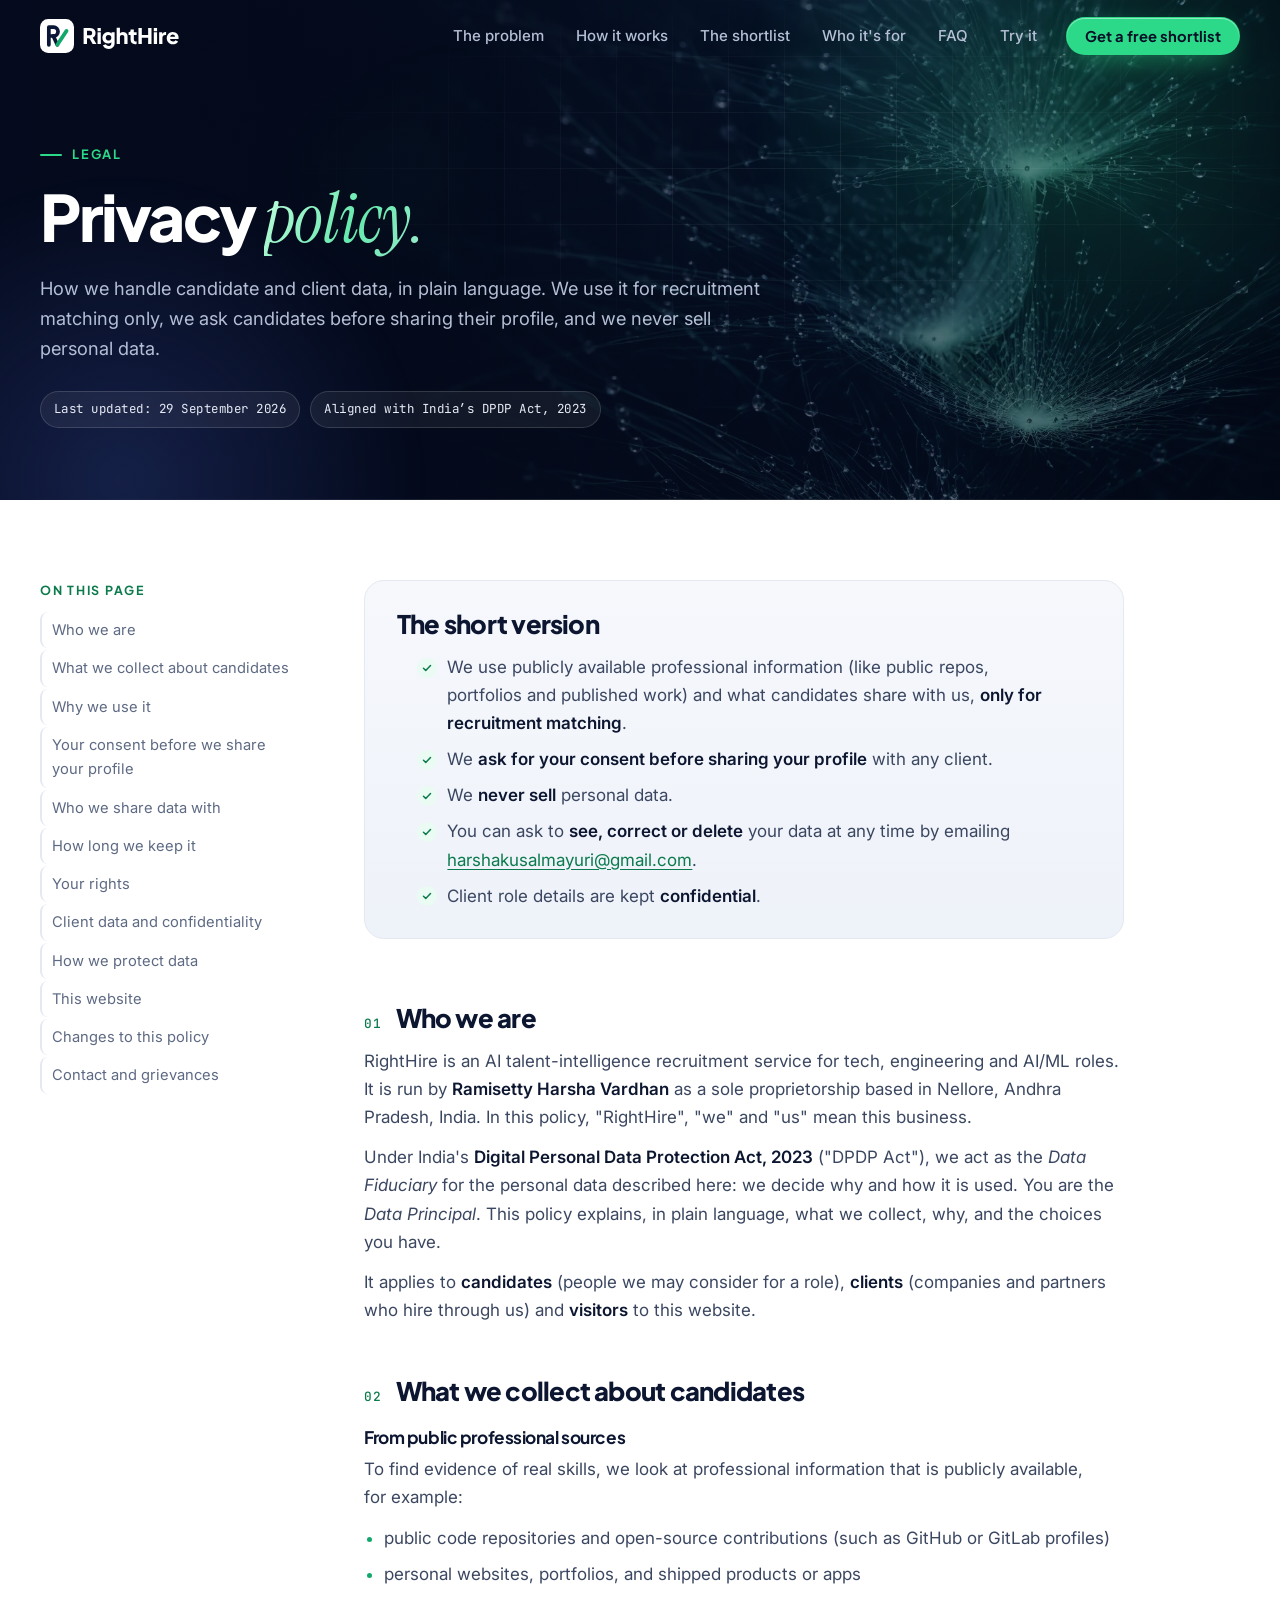
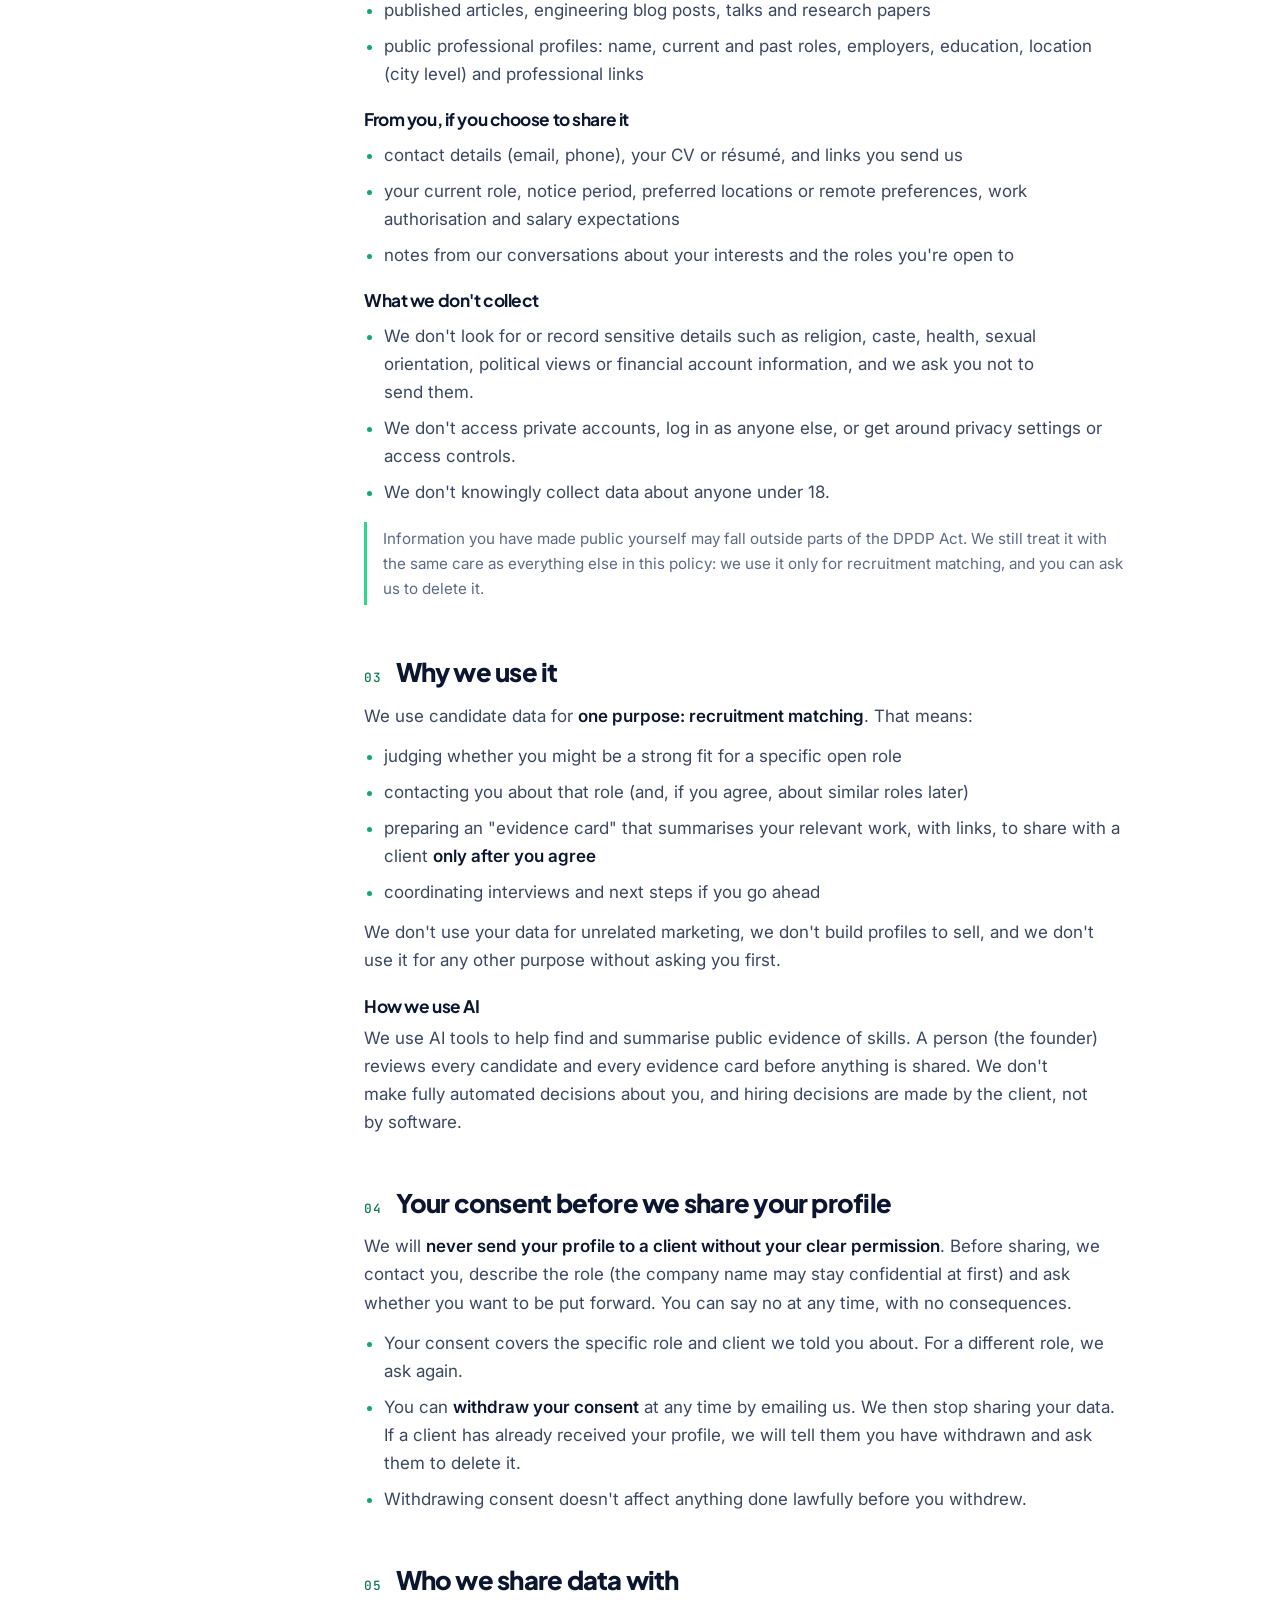
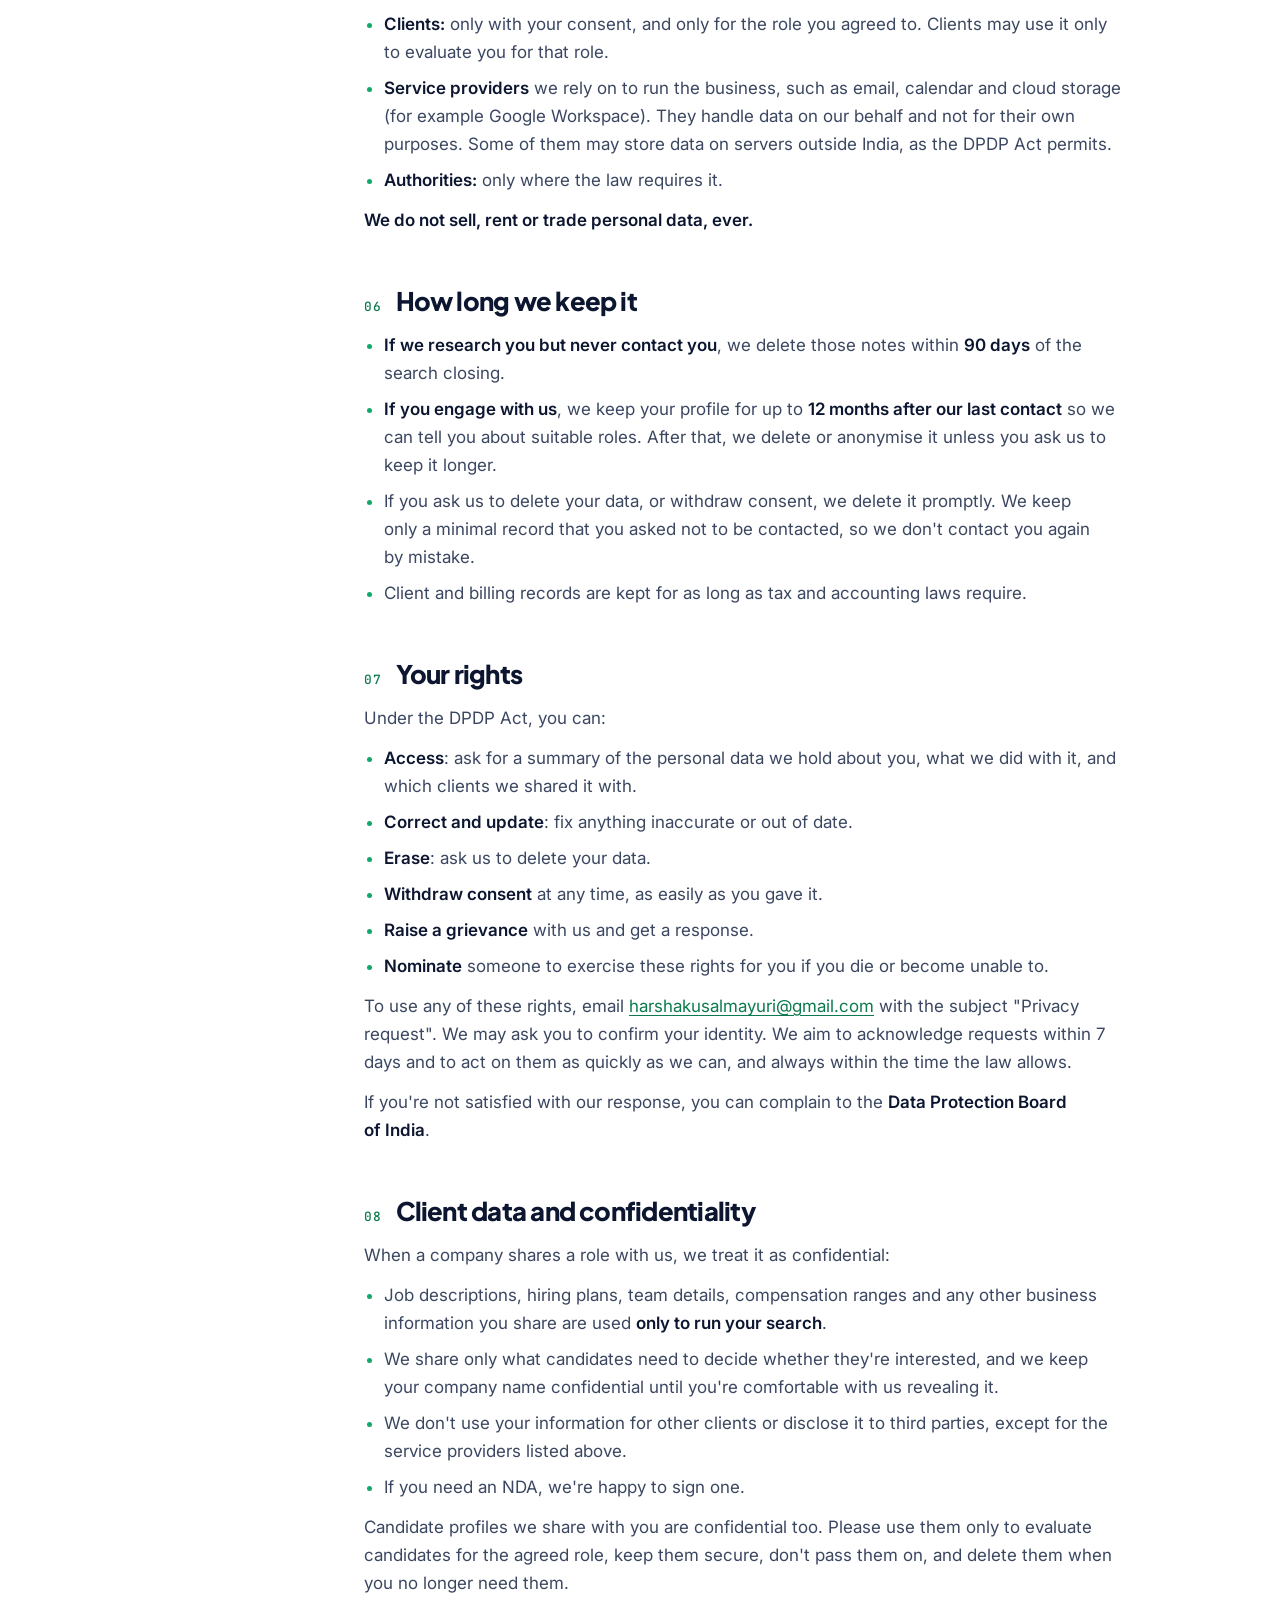
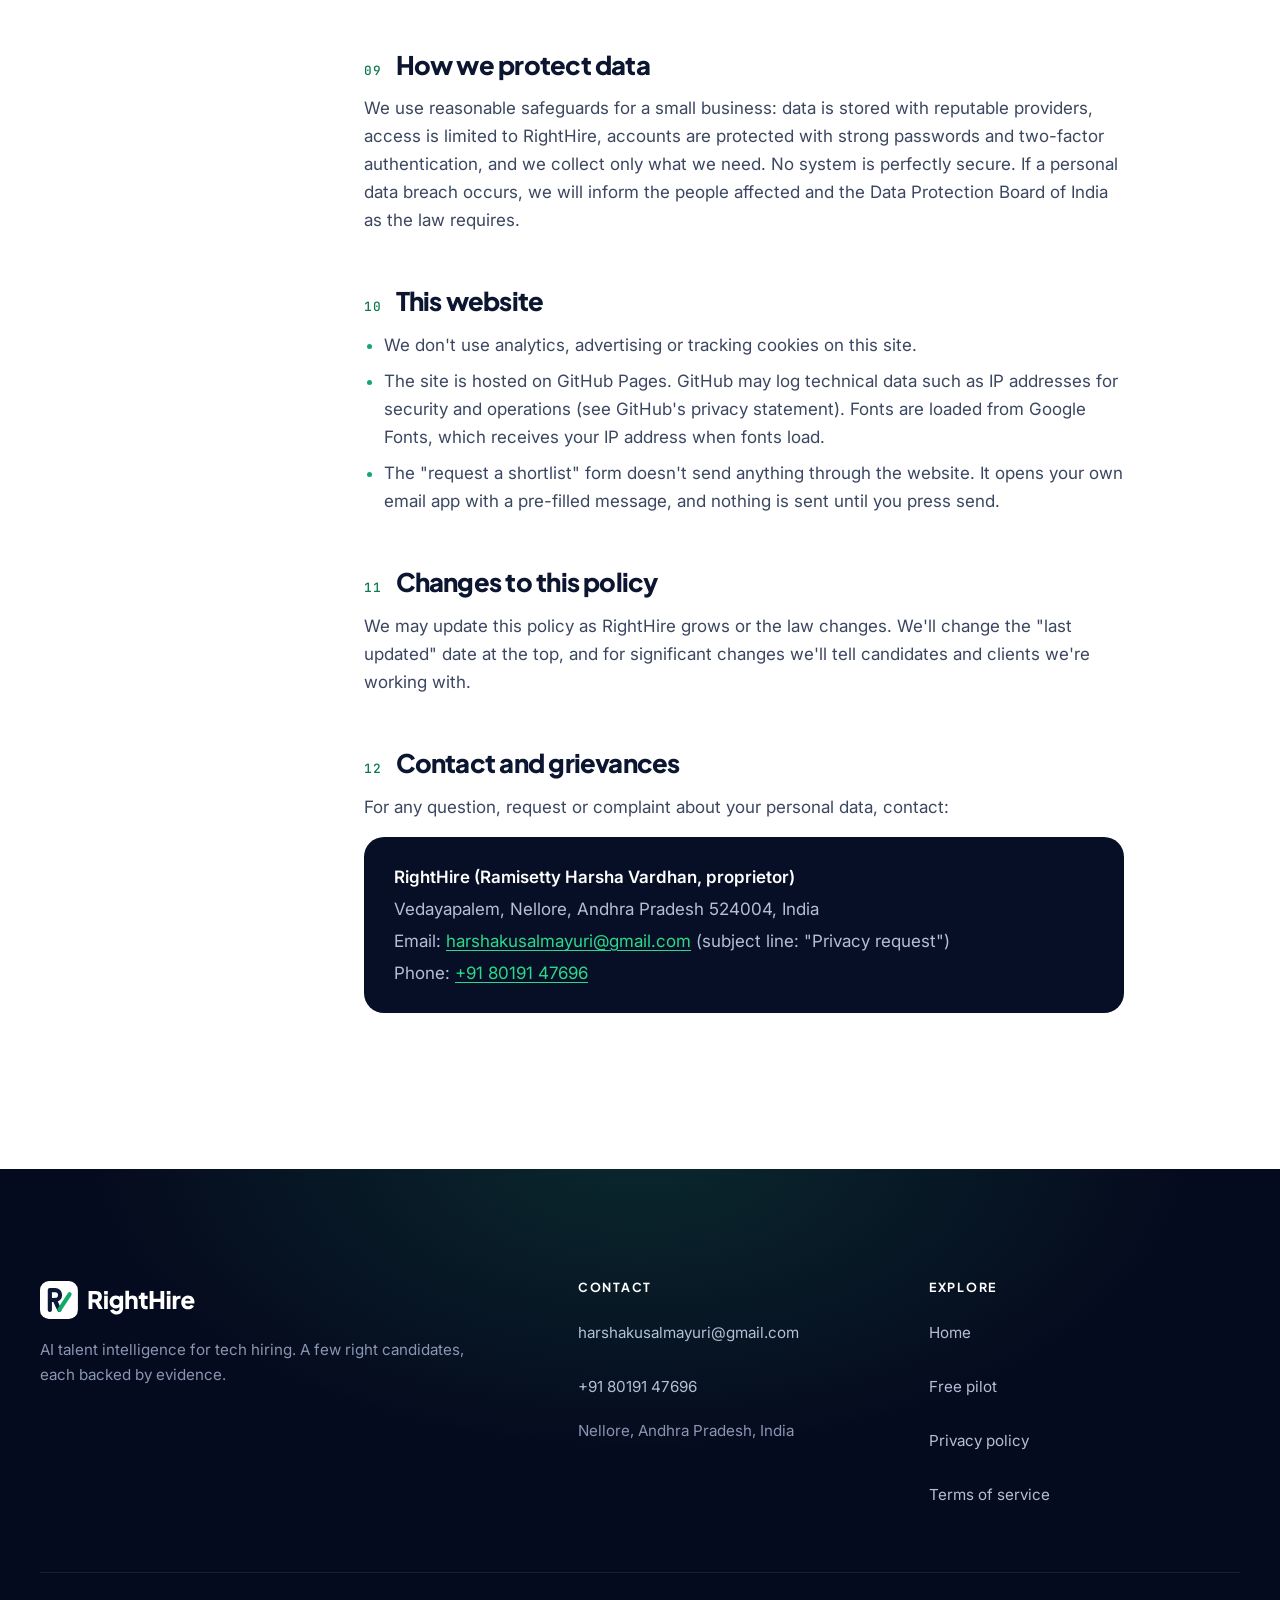
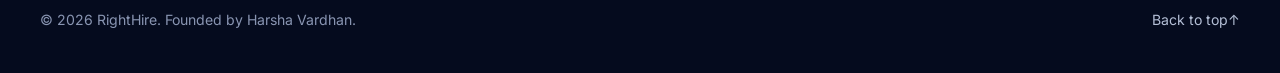
<file: privacy.html>
<!doctype html>
<html lang="en">
<head>
  <meta charset="utf-8">
  <meta name="viewport" content="width=device-width, initial-scale=1">
  <title>Privacy policy | RightHire</title>
  <meta name="description" content="How RightHire collects, uses and protects candidate and client data: recruitment matching only, consent before sharing, no selling of data. Aligned with India’s DPDP Act 2023.">
  <meta name="theme-color" content="#070F26">
  <meta name="robots" content="index,follow">
  <link rel="icon" href="favicon.ico" sizes="any">
  <link rel="icon" href="assets/brand/favicon.svg" type="image/svg+xml">
  <link rel="apple-touch-icon" href="assets/brand/apple-touch-icon.png">
  <link rel="manifest" href="site.webmanifest">
  <link rel="preconnect" href="https://fonts.googleapis.com">
  <link rel="preconnect" href="https://fonts.gstatic.com" crossorigin>
  <link href="https://fonts.googleapis.com/css2?family=Plus+Jakarta+Sans:wght@500;600;700;800&family=Inter:wght@400;500;600&family=Instrument+Serif:ital@0;1&family=JetBrains+Mono:wght@500&display=swap" rel="stylesheet">
  <link rel="stylesheet" href="assets/css/styles.css">
  <link rel="stylesheet" href="assets/css/legal.css">
  <script>document.documentElement.classList.add('js')</script>
</head>
<body>
<a class="skip-link" href="#main">Skip to content</a>

<header class="nav-wrap" id="top">
  <div class="nav container">
    <a class="brand" href="index.html" aria-label="RightHire home">
      <img src="assets/brand/righthire-logo-dark.svg" alt="RightHire" width="148" height="36">
    </a>
    <nav id="nav-menu" class="nav-menu" aria-label="Primary">
      <a href="index.html#problems">The problem</a>
      <a href="index.html#how">How it works</a>
      <a href="index.html#shortlist">The shortlist</a>
      <a href="index.html#who">Who it's for</a>
      <a href="index.html#faq">FAQ</a>
      <a href="demo.html">Try it</a>
      <a class="btn btn-primary btn-sm nav-cta" href="index.html#pilot"><span>Get a free shortlist</span></a>
    </nav>
    <button class="nav-toggle" aria-expanded="false" aria-controls="nav-menu" aria-label="Open menu">
      <span></span><span></span><span></span>
    </button>
  </div>
</header>

<main id="main">
  <section class="legal-hero" aria-labelledby="page-title">
    <div class="hero-bg subtle" aria-hidden="true"><div class="blob b1"></div><div class="blob b2"></div><div class="grid-glow"></div></div>
    <div class="container">
      <p class="eyebrow eyebrow-light">Legal</p>
      <h1 id="page-title">Privacy <em class="serif grad-text">policy.</em></h1>
      <p class="legal-lead">How we handle candidate and client data, in plain language. We use it for recruitment matching only, we ask candidates before sharing their profile, and we never sell personal data.</p>
      <div class="legal-meta"><span>Last updated: 29 September 2026</span><span>Aligned with India’s DPDP Act, 2023</span></div>
    </div>
  </section>

  <div class="legal-body">
    <div class="container legal-grid">
      <nav class="legal-toc" aria-label="On this page">
        <p>On this page</p>
        <ol>
          <li><a href="#who">Who we are</a></li>
          <li><a href="#collect">What we collect about candidates</a></li>
          <li><a href="#purpose">Why we use it</a></li>
          <li><a href="#consent">Your consent before we share your profile</a></li>
          <li><a href="#sharing">Who we share data with</a></li>
          <li><a href="#retention">How long we keep it</a></li>
          <li><a href="#rights">Your rights</a></li>
          <li><a href="#clients">Client data and confidentiality</a></li>
          <li><a href="#security">How we protect data</a></li>
          <li><a href="#website">This website</a></li>
          <li><a href="#changes">Changes to this policy</a></li>
          <li><a href="#contact">Contact and grievances</a></li>
        </ol>
      </nav>
      <div class="legal-content">
      <div class="legal-summary">
        <h2>The short version</h2>
        <ul>
          <li>We use publicly available professional information (like public repos, portfolios and published work) and what candidates share with us, <strong>only for recruitment matching</strong>.</li>
          <li>We <strong>ask for your consent before sharing your profile</strong> with any client.</li>
          <li>We <strong>never sell</strong> personal data.</li>
          <li>You can ask to <strong>see, correct or delete</strong> your data at any time by emailing <a href="mailto:harshakusalmayuri@gmail.com?subject=Privacy%20request">harshakusalmayuri@gmail.com</a>.</li>
          <li>Client role details are kept <strong>confidential</strong>.</li>
        </ul>
      </div>
      <section id="who" aria-labelledby="who-h">
        <h2 id="who-h"><span class="num">01</span>Who we are</h2>
        <p>RightHire is an AI talent-intelligence recruitment service for tech, engineering and AI/ML roles. It is run by <strong>Ramisetty Harsha Vardhan</strong> as a sole proprietorship based in Nellore, Andhra Pradesh, India. In this policy, "RightHire", "we" and "us" mean this business.</p>
        <p>Under India's <strong>Digital Personal Data Protection Act, 2023</strong> ("DPDP Act"), we act as the <em>Data Fiduciary</em> for the personal data described here: we decide why and how it is used. You are the <em>Data Principal</em>. This policy explains, in plain language, what we collect, why, and the choices you have.</p>
        <p>It applies to <strong>candidates</strong> (people we may consider for a role), <strong>clients</strong> (companies and partners who hire through us) and <strong>visitors</strong> to this website.</p>
      </section>
      <section id="collect" aria-labelledby="collect-h">
        <h2 id="collect-h"><span class="num">02</span>What we collect about candidates</h2>
        <h3>From public professional sources</h3>
        <p>To find evidence of real skills, we look at professional information that is publicly available, for example:</p>
        <ul>
          <li>public code repositories and open-source contributions (such as GitHub or GitLab profiles)</li>
          <li>personal websites, portfolios, and shipped products or apps</li>
          <li>published articles, engineering blog posts, talks and research papers</li>
          <li>public professional profiles: name, current and past roles, employers, education, location (city level) and professional links</li>
        </ul>
        <h3>From you, if you choose to share it</h3>
        <ul>
          <li>contact details (email, phone), your CV or résumé, and links you send us</li>
          <li>your current role, notice period, preferred locations or remote preferences, work authorisation and salary expectations</li>
          <li>notes from our conversations about your interests and the roles you're open to</li>
        </ul>
        <h3>What we don't collect</h3>
        <ul>
          <li>We don't look for or record sensitive details such as religion, caste, health, sexual orientation, political views or financial account information, and we ask you not to send them.</li>
          <li>We don't access private accounts, log in as anyone else, or get around privacy settings or access controls.</li>
          <li>We don't knowingly collect data about anyone under 18.</li>
        </ul>
        <p class="note">Information you have made public yourself may fall outside parts of the DPDP Act. We still treat it with the same care as everything else in this policy: we use it only for recruitment matching, and you can ask us to delete it.</p>
      </section>
      <section id="purpose" aria-labelledby="purpose-h">
        <h2 id="purpose-h"><span class="num">03</span>Why we use it</h2>
        <p>We use candidate data for <strong>one purpose: recruitment matching</strong>. That means:</p>
        <ul>
          <li>judging whether you might be a strong fit for a specific open role</li>
          <li>contacting you about that role (and, if you agree, about similar roles later)</li>
          <li>preparing an "evidence card" that summarises your relevant work, with links, to share with a client <strong>only after you agree</strong></li>
          <li>coordinating interviews and next steps if you go ahead</li>
        </ul>
        <p>We don't use your data for unrelated marketing, we don't build profiles to sell, and we don't use it for any other purpose without asking you first.</p>
        <h3>How we use AI</h3>
        <p>We use AI tools to help find and summarise public evidence of skills. A person (the founder) reviews every candidate and every evidence card before anything is shared. We don't make fully automated decisions about you, and hiring decisions are made by the client, not by software.</p>
      </section>
      <section id="consent" aria-labelledby="consent-h">
        <h2 id="consent-h"><span class="num">04</span>Your consent before we share your profile</h2>
        <p>We will <strong>never send your profile to a client without your clear permission</strong>. Before sharing, we contact you, describe the role (the company name may stay confidential at first) and ask whether you want to be put forward. You can say no at any time, with no consequences.</p>
        <ul>
          <li>Your consent covers the specific role and client we told you about. For a different role, we ask again.</li>
          <li>You can <strong>withdraw your consent</strong> at any time by emailing us. We then stop sharing your data. If a client has already received your profile, we will tell them you have withdrawn and ask them to delete it.</li>
          <li>Withdrawing consent doesn't affect anything done lawfully before you withdrew.</li>
        </ul>
      </section>
      <section id="sharing" aria-labelledby="sharing-h">
        <h2 id="sharing-h"><span class="num">05</span>Who we share data with</h2>
        <ul>
          <li><strong>Clients:</strong> only with your consent, and only for the role you agreed to. Clients may use it only to evaluate you for that role.</li>
          <li><strong>Service providers</strong> we rely on to run the business, such as email, calendar and cloud storage (for example Google Workspace). They handle data on our behalf and not for their own purposes. Some of them may store data on servers outside India, as the DPDP Act permits.</li>
          <li><strong>Authorities:</strong> only where the law requires it.</li>
        </ul>
        <p><strong>We do not sell, rent or trade personal data, ever.</strong></p>
      </section>
      <section id="retention" aria-labelledby="retention-h">
        <h2 id="retention-h"><span class="num">06</span>How long we keep it</h2>
        <ul>
          <li><strong>If we research you but never contact you</strong>, we delete those notes within <strong>90 days</strong> of the search closing.</li>
          <li><strong>If you engage with us</strong>, we keep your profile for up to <strong>12 months after our last contact</strong> so we can tell you about suitable roles. After that, we delete or anonymise it unless you ask us to keep it longer.</li>
          <li>If you ask us to delete your data, or withdraw consent, we delete it promptly. We keep only a minimal record that you asked not to be contacted, so we don't contact you again by mistake.</li>
          <li>Client and billing records are kept for as long as tax and accounting laws require.</li>
        </ul>
      </section>
      <section id="rights" aria-labelledby="rights-h">
        <h2 id="rights-h"><span class="num">07</span>Your rights</h2>
        <p>Under the DPDP Act, you can:</p>
        <ul>
          <li><strong>Access</strong>: ask for a summary of the personal data we hold about you, what we did with it, and which clients we shared it with.</li>
          <li><strong>Correct and update</strong>: fix anything inaccurate or out of date.</li>
          <li><strong>Erase</strong>: ask us to delete your data.</li>
          <li><strong>Withdraw consent</strong> at any time, as easily as you gave it.</li>
          <li><strong>Raise a grievance</strong> with us and get a response.</li>
          <li><strong>Nominate</strong> someone to exercise these rights for you if you die or become unable to.</li>
        </ul>
        <p>To use any of these rights, email <a href="mailto:harshakusalmayuri@gmail.com?subject=Privacy%20request">harshakusalmayuri@gmail.com</a> with the subject "Privacy request". We may ask you to confirm your identity. We aim to acknowledge requests within 7 days and to act on them as quickly as we can, and always within the time the law allows.</p>
        <p>If you're not satisfied with our response, you can complain to the <strong>Data Protection Board of India</strong>.</p>
      </section>
      <section id="clients" aria-labelledby="clients-h">
        <h2 id="clients-h"><span class="num">08</span>Client data and confidentiality</h2>
        <p>When a company shares a role with us, we treat it as confidential:</p>
        <ul>
          <li>Job descriptions, hiring plans, team details, compensation ranges and any other business information you share are used <strong>only to run your search</strong>.</li>
          <li>We share only what candidates need to decide whether they're interested, and we keep your company name confidential until you're comfortable with us revealing it.</li>
          <li>We don't use your information for other clients or disclose it to third parties, except for the service providers listed above.</li>
          <li>If you need an NDA, we're happy to sign one.</li>
        </ul>
        <p>Candidate profiles we share with you are confidential too. Please use them only to evaluate candidates for the agreed role, keep them secure, don't pass them on, and delete them when you no longer need them.</p>
      </section>
      <section id="security" aria-labelledby="security-h">
        <h2 id="security-h"><span class="num">09</span>How we protect data</h2>
        <p>We use reasonable safeguards for a small business: data is stored with reputable providers, access is limited to RightHire, accounts are protected with strong passwords and two-factor authentication, and we collect only what we need. No system is perfectly secure. If a personal data breach occurs, we will inform the people affected and the Data Protection Board of India as the law requires.</p>
      </section>
      <section id="website" aria-labelledby="website-h">
        <h2 id="website-h"><span class="num">10</span>This website</h2>
        <ul>
          <li>We don't use analytics, advertising or tracking cookies on this site.</li>
          <li>The site is hosted on GitHub Pages. GitHub may log technical data such as IP addresses for security and operations (see GitHub's privacy statement). Fonts are loaded from Google Fonts, which receives your IP address when fonts load.</li>
          <li>The "request a shortlist" form doesn't send anything through the website. It opens your own email app with a pre-filled message, and nothing is sent until you press send.</li>
        </ul>
      </section>
      <section id="changes" aria-labelledby="changes-h">
        <h2 id="changes-h"><span class="num">11</span>Changes to this policy</h2>
        <p>We may update this policy as RightHire grows or the law changes. We'll change the "last updated" date at the top, and for significant changes we'll tell candidates and clients we're working with.</p>
      </section>
      <section id="contact" aria-labelledby="contact-h">
        <h2 id="contact-h"><span class="num">12</span>Contact and grievances</h2>
        <p>For any question, request or complaint about your personal data, contact:</p>
          <div class="legal-contact">
          <strong>RightHire (Ramisetty Harsha Vardhan, proprietor)</strong>
          <span>Vedayapalem, Nellore, Andhra Pradesh 524004, India</span>
          <span>Email: <a href="mailto:harshakusalmayuri@gmail.com?subject=Privacy%20request">harshakusalmayuri@gmail.com</a> (subject line: "Privacy request")</span>
          <span>Phone: <a href="tel:+918019147696">+91 80191 47696</a></span>
        </div>
      </section>
      </div>
    </div>
  </div>
</main>

<footer class="site-footer">
  <div class="footer-glow" aria-hidden="true"></div>
  <div class="container">
    <div class="footer-grid" style="padding-top:0">
      <div class="footer-brand">
        <img src="assets/brand/righthire-logo-dark.svg" alt="RightHire" width="164" height="40" loading="lazy">
        <p>AI talent intelligence for tech hiring. A few right candidates, each backed by evidence.</p>
      </div>
      <div>
        <h2 class="footer-h">Contact</h2>
        <ul class="footer-list">
          <li><a href="mailto:harshakusalmayuri@gmail.com">harshakusalmayuri@gmail.com</a></li>
          <li><a href="tel:+918019147696">+91 80191 47696</a></li>
          <li>Nellore, Andhra Pradesh, India</li>
        </ul>
      </div>
      <div>
        <h2 class="footer-h">Explore</h2>
        <ul class="footer-list">
          <li><a href="index.html">Home</a></li>
          <li><a href="index.html#pilot">Free pilot</a></li>
          <li><a href="privacy.html" aria-current="page">Privacy policy</a></li>
          <li><a href="terms.html">Terms of service</a></li>
        </ul>
      </div>
    </div>
    <div class="footer-bottom">
      <p>© <span id="year">2026</span> RightHire. Founded by Harsha Vardhan.</p>
      <a href="#top" class="to-top">Back to top <span aria-hidden="true">↑</span></a>
    </div>
  </div>
</footer>

<script src="assets/js/main.js" defer></script>
</body>
</html>
</file>
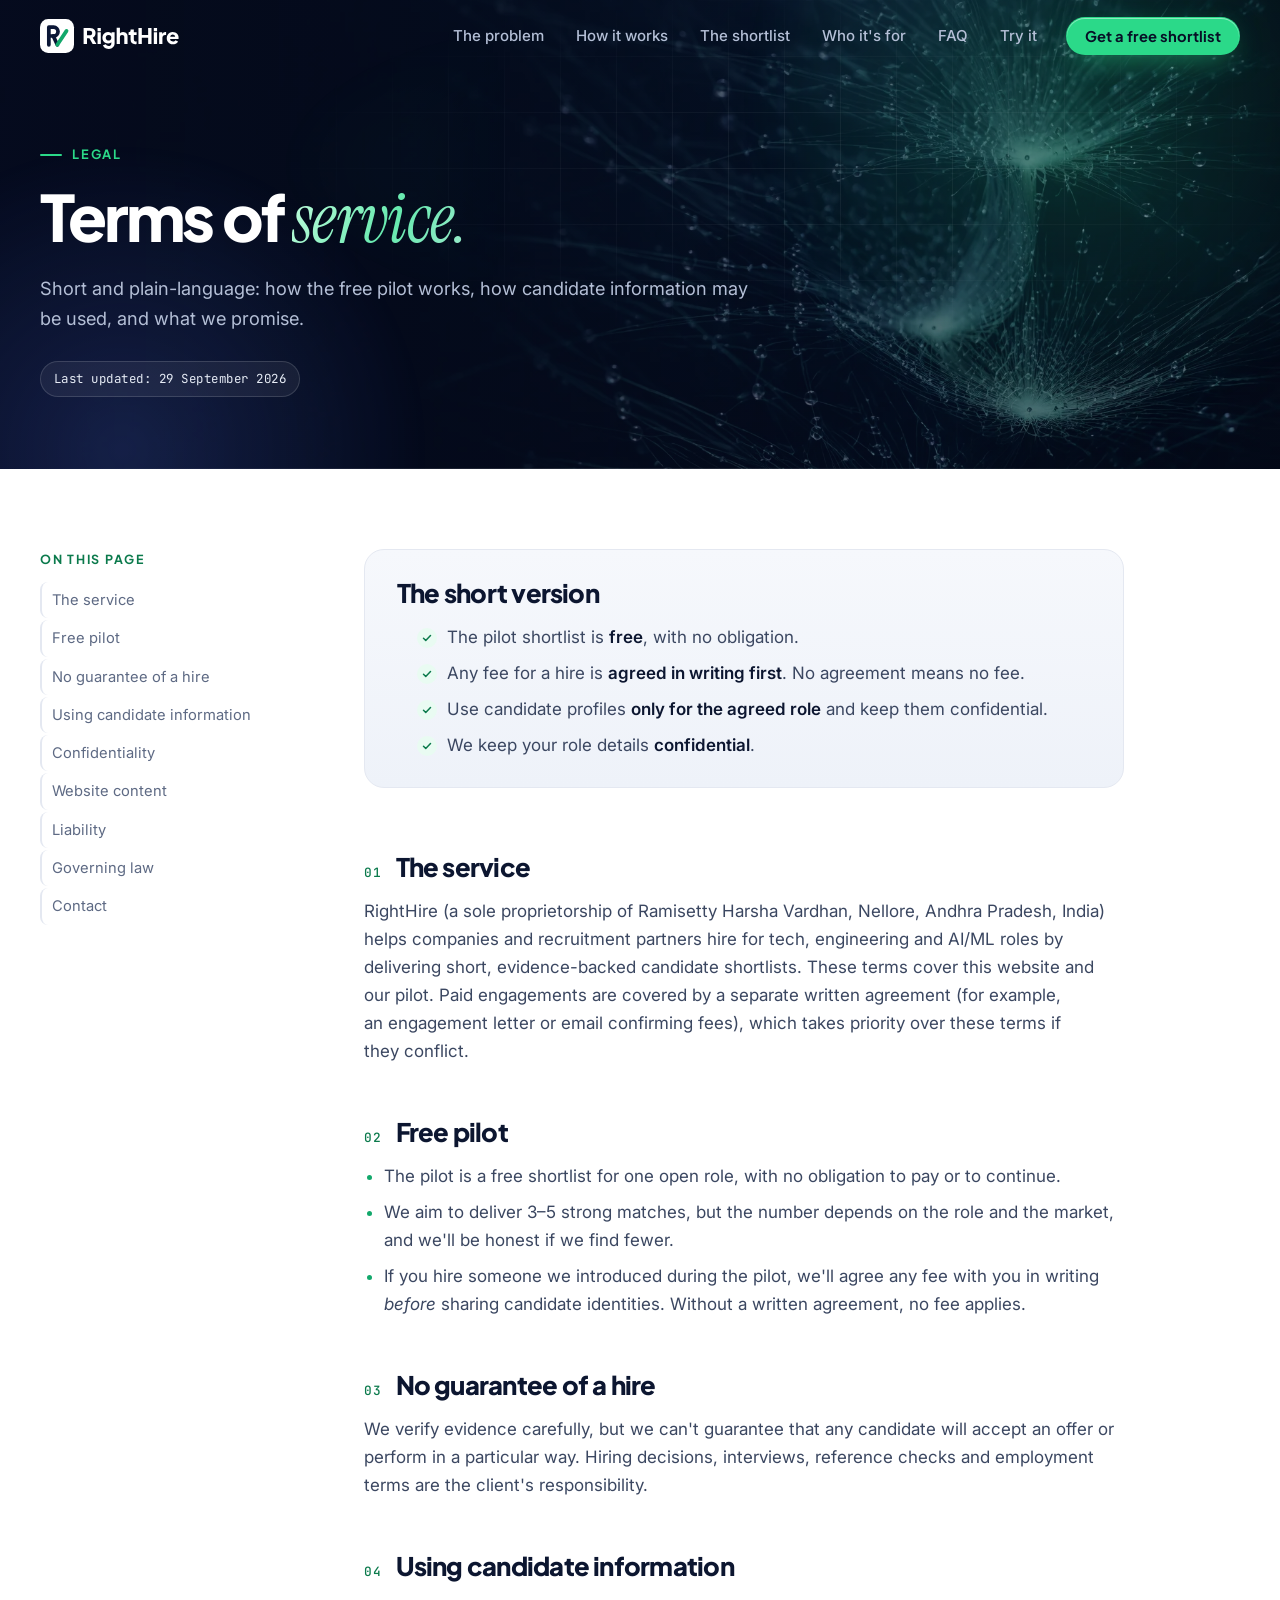
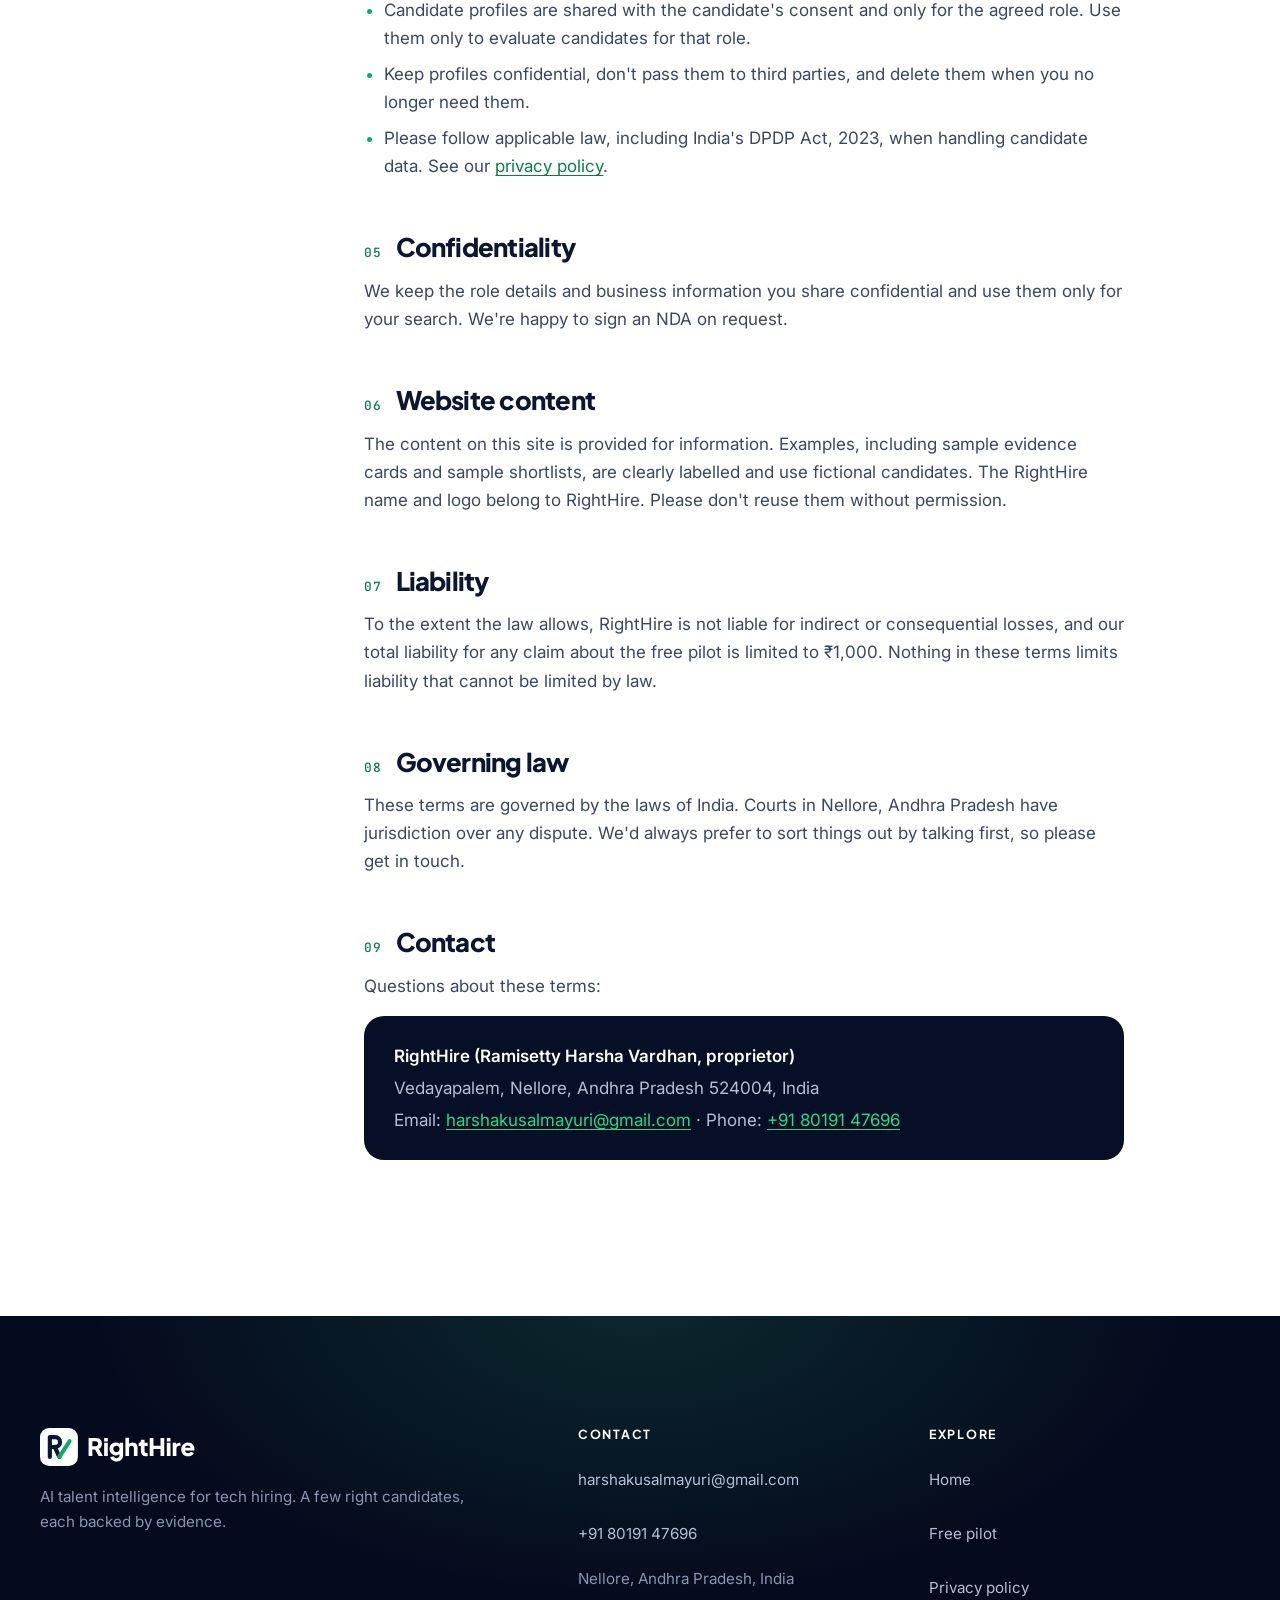
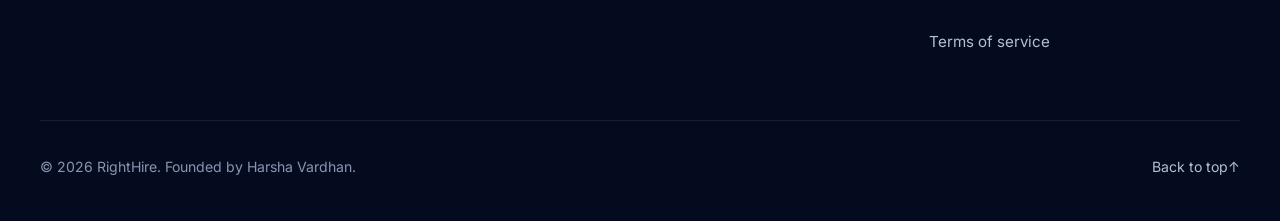
<file: terms.html>
<!doctype html>
<html lang="en">
<head>
  <meta charset="utf-8">
  <meta name="viewport" content="width=device-width, initial-scale=1">
  <title>Terms of service | RightHire</title>
  <meta name="description" content="Short, plain-language terms for using the RightHire website and free pilot shortlist.">
  <meta name="theme-color" content="#070F26">
  <meta name="robots" content="index,follow">
  <link rel="icon" href="favicon.ico" sizes="any">
  <link rel="icon" href="assets/brand/favicon.svg" type="image/svg+xml">
  <link rel="apple-touch-icon" href="assets/brand/apple-touch-icon.png">
  <link rel="manifest" href="site.webmanifest">
  <link rel="preconnect" href="https://fonts.googleapis.com">
  <link rel="preconnect" href="https://fonts.gstatic.com" crossorigin>
  <link href="https://fonts.googleapis.com/css2?family=Plus+Jakarta+Sans:wght@500;600;700;800&family=Inter:wght@400;500;600&family=Instrument+Serif:ital@0;1&family=JetBrains+Mono:wght@500&display=swap" rel="stylesheet">
  <link rel="stylesheet" href="assets/css/styles.css">
  <link rel="stylesheet" href="assets/css/legal.css">
  <script>document.documentElement.classList.add('js')</script>
</head>
<body>
<a class="skip-link" href="#main">Skip to content</a>

<header class="nav-wrap" id="top">
  <div class="nav container">
    <a class="brand" href="index.html" aria-label="RightHire home">
      <img src="assets/brand/righthire-logo-dark.svg" alt="RightHire" width="148" height="36">
    </a>
    <nav id="nav-menu" class="nav-menu" aria-label="Primary">
      <a href="index.html#problems">The problem</a>
      <a href="index.html#how">How it works</a>
      <a href="index.html#shortlist">The shortlist</a>
      <a href="index.html#who">Who it's for</a>
      <a href="index.html#faq">FAQ</a>
      <a href="demo.html">Try it</a>
      <a class="btn btn-primary btn-sm nav-cta" href="index.html#pilot"><span>Get a free shortlist</span></a>
    </nav>
    <button class="nav-toggle" aria-expanded="false" aria-controls="nav-menu" aria-label="Open menu">
      <span></span><span></span><span></span>
    </button>
  </div>
</header>

<main id="main">
  <section class="legal-hero" aria-labelledby="page-title">
    <div class="hero-bg subtle" aria-hidden="true"><div class="blob b1"></div><div class="blob b2"></div><div class="grid-glow"></div></div>
    <div class="container">
      <p class="eyebrow eyebrow-light">Legal</p>
      <h1 id="page-title">Terms of <em class="serif grad-text">service.</em></h1>
      <p class="legal-lead">Short and plain-language: how the free pilot works, how candidate information may be used, and what we promise.</p>
      <div class="legal-meta"><span>Last updated: 29 September 2026</span></div>
    </div>
  </section>

  <div class="legal-body">
    <div class="container legal-grid">
      <nav class="legal-toc" aria-label="On this page">
        <p>On this page</p>
        <ol>
          <li><a href="#service">The service</a></li>
          <li><a href="#pilot">Free pilot</a></li>
          <li><a href="#no-guarantee">No guarantee of a hire</a></li>
          <li><a href="#candidate-use">Using candidate information</a></li>
          <li><a href="#confidentiality">Confidentiality</a></li>
          <li><a href="#website">Website content</a></li>
          <li><a href="#liability">Liability</a></li>
          <li><a href="#law">Governing law</a></li>
          <li><a href="#contact">Contact</a></li>
        </ol>
      </nav>
      <div class="legal-content">
      <div class="legal-summary">
        <h2>The short version</h2>
        <ul>
          <li>The pilot shortlist is <strong>free</strong>, with no obligation.</li>
          <li>Any fee for a hire is <strong>agreed in writing first</strong>. No agreement means no fee.</li>
          <li>Use candidate profiles <strong>only for the agreed role</strong> and keep them confidential.</li>
          <li>We keep your role details <strong>confidential</strong>.</li>
        </ul>
      </div>
      <section id="service" aria-labelledby="service-h">
        <h2 id="service-h"><span class="num">01</span>The service</h2>
        <p>RightHire (a sole proprietorship of Ramisetty Harsha Vardhan, Nellore, Andhra Pradesh, India) helps companies and recruitment partners hire for tech, engineering and AI/ML roles by delivering short, evidence-backed candidate shortlists. These terms cover this website and our pilot. Paid engagements are covered by a separate written agreement (for example, an engagement letter or email confirming fees), which takes priority over these terms if they conflict.</p>
      </section>
      <section id="pilot" aria-labelledby="pilot-h">
        <h2 id="pilot-h"><span class="num">02</span>Free pilot</h2>
        <ul>
          <li>The pilot is a free shortlist for one open role, with no obligation to pay or to continue.</li>
          <li>We aim to deliver 3–5 strong matches, but the number depends on the role and the market, and we'll be honest if we find fewer.</li>
          <li>If you hire someone we introduced during the pilot, we'll agree any fee with you in writing <em>before</em> sharing candidate identities. Without a written agreement, no fee applies.</li>
        </ul>
      </section>
      <section id="no-guarantee" aria-labelledby="no-guarantee-h">
        <h2 id="no-guarantee-h"><span class="num">03</span>No guarantee of a hire</h2>
        <p>We verify evidence carefully, but we can't guarantee that any candidate will accept an offer or perform in a particular way. Hiring decisions, interviews, reference checks and employment terms are the client's responsibility.</p>
      </section>
      <section id="candidate-use" aria-labelledby="candidate-use-h">
        <h2 id="candidate-use-h"><span class="num">04</span>Using candidate information</h2>
        <ul>
          <li>Candidate profiles are shared with the candidate's consent and only for the agreed role. Use them only to evaluate candidates for that role.</li>
          <li>Keep profiles confidential, don't pass them to third parties, and delete them when you no longer need them.</li>
          <li>Please follow applicable law, including India's DPDP Act, 2023, when handling candidate data. See our <a href="privacy.html">privacy policy</a>.</li>
        </ul>
      </section>
      <section id="confidentiality" aria-labelledby="confidentiality-h">
        <h2 id="confidentiality-h"><span class="num">05</span>Confidentiality</h2>
        <p>We keep the role details and business information you share confidential and use them only for your search. We're happy to sign an NDA on request.</p>
      </section>
      <section id="website" aria-labelledby="website-h">
        <h2 id="website-h"><span class="num">06</span>Website content</h2>
        <p>The content on this site is provided for information. Examples, including sample evidence cards and sample shortlists, are clearly labelled and use fictional candidates. The RightHire name and logo belong to RightHire. Please don't reuse them without permission.</p>
      </section>
      <section id="liability" aria-labelledby="liability-h">
        <h2 id="liability-h"><span class="num">07</span>Liability</h2>
        <p>To the extent the law allows, RightHire is not liable for indirect or consequential losses, and our total liability for any claim about the free pilot is limited to ₹1,000. Nothing in these terms limits liability that cannot be limited by law.</p>
      </section>
      <section id="law" aria-labelledby="law-h">
        <h2 id="law-h"><span class="num">08</span>Governing law</h2>
        <p>These terms are governed by the laws of India. Courts in Nellore, Andhra Pradesh have jurisdiction over any dispute. We'd always prefer to sort things out by talking first, so please get in touch.</p>
      </section>
      <section id="contact" aria-labelledby="contact-h">
        <h2 id="contact-h"><span class="num">09</span>Contact</h2>
        <p>Questions about these terms:</p>
        <div class="legal-contact">
          <strong>RightHire (Ramisetty Harsha Vardhan, proprietor)</strong>
          <span>Vedayapalem, Nellore, Andhra Pradesh 524004, India</span>
          <span>Email: <a href="mailto:harshakusalmayuri@gmail.com">harshakusalmayuri@gmail.com</a> · Phone: <a href="tel:+918019147696">+91 80191 47696</a></span>
        </div>
      </section>
      </div>
    </div>
  </div>
</main>

<footer class="site-footer">
  <div class="footer-glow" aria-hidden="true"></div>
  <div class="container">
    <div class="footer-grid" style="padding-top:0">
      <div class="footer-brand">
        <img src="assets/brand/righthire-logo-dark.svg" alt="RightHire" width="164" height="40" loading="lazy">
        <p>AI talent intelligence for tech hiring. A few right candidates, each backed by evidence.</p>
      </div>
      <div>
        <h2 class="footer-h">Contact</h2>
        <ul class="footer-list">
          <li><a href="mailto:harshakusalmayuri@gmail.com">harshakusalmayuri@gmail.com</a></li>
          <li><a href="tel:+918019147696">+91 80191 47696</a></li>
          <li>Nellore, Andhra Pradesh, India</li>
        </ul>
      </div>
      <div>
        <h2 class="footer-h">Explore</h2>
        <ul class="footer-list">
          <li><a href="index.html">Home</a></li>
          <li><a href="index.html#pilot">Free pilot</a></li>
          <li><a href="privacy.html">Privacy policy</a></li>
          <li><a href="terms.html" aria-current="page">Terms of service</a></li>
        </ul>
      </div>
    </div>
    <div class="footer-bottom">
      <p>© <span id="year">2026</span> RightHire. Founded by Harsha Vardhan.</p>
      <a href="#top" class="to-top">Back to top <span aria-hidden="true">↑</span></a>
    </div>
  </div>
</footer>

<script src="assets/js/main.js" defer></script>
</body>
</html>
</file>
<file: assets/css/styles.css>
/* =========================================================
   RightHire: landing page styles (vanilla CSS, no build)
   ========================================================= */
:root{
  --navy-950:#050B1E; --navy-900:#070F26; --navy-800:#0B1736; --navy-700:#13234D; --navy-600:#1E3266;
  --ink:#0C1630; --text:#3B4761; --muted:#5E6A84; --line:#E4E8F1; --tint:#F5F7FB;
  --on-dark:#E7ECF6; --on-dark-2:#B4BFD6; --on-dark-3:#8995B2;
  --green:#2BD989; --green-300:#6BEAB0; --green-600:#12A86B; --green-700:#0B7A4C; --green-50:#E9FBF2;
  --blue:#5B7CFF; --violet:#8B6CFF;
  --radius:20px; --radius-sm:12px;
  --shadow-sm:0 1px 2px rgba(11,23,54,.06),0 2px 8px rgba(11,23,54,.05);
  --shadow:0 12px 32px -12px rgba(11,23,54,.2),0 4px 12px -4px rgba(11,23,54,.08);
  --shadow-lg:0 40px 80px -30px rgba(11,23,54,.35),0 12px 28px -10px rgba(11,23,54,.14);
  --f-head:"Plus Jakarta Sans",system-ui,-apple-system,"Segoe UI",Roboto,sans-serif;
  --f-body:"Inter",system-ui,-apple-system,"Segoe UI",Roboto,sans-serif;
  --f-serif:"Instrument Serif",Georgia,"Times New Roman",serif;
  --f-mono:"JetBrains Mono",ui-monospace,SFMono-Regular,Menlo,monospace;
  --ease:cubic-bezier(.2,.8,.2,1);
  --nav-h:72px;
}
*,*::before,*::after{box-sizing:border-box}
html{scroll-behavior:smooth;-webkit-text-size-adjust:100%;scroll-padding-top:calc(var(--nav-h) + 12px)}
body{margin:0;font-family:var(--f-body);font-size:17px;line-height:1.65;color:var(--text);background:#fff;-webkit-font-smoothing:antialiased;text-rendering:optimizeLegibility;overflow-x:hidden}
img,svg{display:block;max-width:100%}
a{color:var(--green-700);text-underline-offset:3px}
a:hover{color:var(--navy-800)}
h1,h2,h3,h4{font-family:var(--f-head);color:var(--ink);line-height:1.1;margin:0;letter-spacing:-.025em}
h2{font-size:clamp(2rem,4vw,3.25rem);font-weight:800;letter-spacing:-.035em;line-height:1.06;text-wrap:balance}
h1,.footer-tag{text-wrap:balance}
p,li{text-wrap:pretty}
h3{font-size:1.25rem;font-weight:700}
p{margin:0}
strong{color:var(--ink);font-weight:600}
.serif{font-family:var(--f-serif);font-style:italic;font-weight:400;letter-spacing:-.01em}
h2 .serif{font-size:1.08em;line-height:.9}
.grad-text{background:linear-gradient(100deg,var(--green) 0%,#7CF0C0 45%,#8FB3FF 100%);-webkit-background-clip:text;background-clip:text;color:transparent;padding-right:.08em}
.pk{margin-left:-.07em}
.nw{white-space:nowrap}
:focus-visible{outline:3px solid var(--green);outline-offset:3px;border-radius:8px}
.container{width:min(1200px,100% - 48px);margin-inline:auto}
.sr-only{position:absolute;width:1px;height:1px;overflow:hidden;clip:rect(0 0 0 0);white-space:nowrap}
.skip-link{position:absolute;left:-999px;top:8px;background:var(--green);color:var(--navy-900);padding:10px 16px;border-radius:8px;z-index:200;font-weight:600}
.skip-link:focus{left:12px}

/* ---------- Reveal on scroll ---------- */
.js .reveal{opacity:0;transform:translateY(26px);transition:opacity .8s var(--ease),transform .8s var(--ease);transition-delay:var(--d,0s)}
.js .reveal.in{opacity:1;transform:none}

/* ---------- Buttons ---------- */
.btn{position:relative;isolation:isolate;overflow:hidden;display:inline-flex;align-items:center;justify-content:center;gap:10px;font-family:var(--f-head);font-weight:700;text-decoration:none;border-radius:999px;border:1px solid transparent;cursor:pointer;line-height:1;font-size:1rem;transition:transform .25s var(--ease),box-shadow .25s var(--ease),background .25s,border-color .25s,color .25s}
.btn-sm{padding:11px 18px;font-size:.92rem}
.btn-lg{padding:18px 28px;font-size:1.04rem}
.btn-block{width:100%}
.btn .arrow{transition:transform .25s var(--ease)}
.btn:hover .arrow{transform:translateX(4px)}
.btn-primary{background:var(--green);color:var(--navy-900);box-shadow:0 10px 30px -10px rgba(43,217,137,.7),inset 0 1px 0 rgba(255,255,255,.45)}
.btn-primary::after{content:"";position:absolute;inset:0;z-index:-1;background:linear-gradient(110deg,transparent 20%,rgba(255,255,255,.55) 50%,transparent 80%);transform:translateX(-120%);transition:transform .7s var(--ease)}
.btn-primary:hover{color:var(--navy-900);transform:translateY(-2px);box-shadow:0 18px 40px -12px rgba(43,217,137,.8),inset 0 1px 0 rgba(255,255,255,.45)}
.btn-primary:hover::after{transform:translateX(120%)}
.btn-primary:active{transform:translateY(0)}
.btn-glass{background:rgba(255,255,255,.06);color:#fff;border-color:rgba(255,255,255,.18);backdrop-filter:blur(8px);-webkit-backdrop-filter:blur(8px)}
.btn-glass:hover{background:rgba(255,255,255,.12);border-color:rgba(255,255,255,.35);color:#fff;transform:translateY(-2px)}

/* ---------- Nav ---------- */
.nav-wrap{position:fixed;inset:0 0 auto;z-index:100;transition:background .3s,border-color .3s,box-shadow .3s;border-bottom:1px solid transparent}
.nav-wrap.scrolled{background:rgba(7,15,38,.84);backdrop-filter:saturate(160%) blur(16px);-webkit-backdrop-filter:saturate(160%) blur(16px);border-bottom-color:rgba(255,255,255,.08);box-shadow:0 10px 30px -15px rgba(0,0,0,.5)}
.nav{display:flex;align-items:center;justify-content:space-between;height:var(--nav-h)}
.brand img{height:34px;width:auto}
.nav-menu{display:flex;align-items:center;gap:6px}
.nav-menu a:not(.btn){position:relative;color:var(--on-dark-2);text-decoration:none;font-weight:500;font-size:.94rem;padding:8px 13px;border-radius:999px;transition:color .2s,background .2s}
.nav-menu a:not(.btn):hover{color:#fff;background:rgba(255,255,255,.07)}
.nav-cta{margin-left:10px}
.nav-toggle{display:none;background:rgba(255,255,255,.06);border:1px solid rgba(255,255,255,.14);padding:9px 10px;cursor:pointer;border-radius:12px}
.nav-toggle span{display:block;width:20px;height:2px;background:#fff;margin:4px 0;border-radius:2px;transition:transform .25s var(--ease),opacity .2s}
.nav-toggle[aria-expanded="true"] span:nth-child(1){transform:translateY(6px) rotate(45deg)}
.nav-toggle[aria-expanded="true"] span:nth-child(2){opacity:0}
.nav-toggle[aria-expanded="true"] span:nth-child(3){transform:translateY(-6px) rotate(-45deg)}

/* ---------- Animated backgrounds ---------- */
.hero-bg{position:absolute;inset:0;overflow:hidden;pointer-events:none}
.blob{position:absolute;border-radius:50%;opacity:.55;will-change:transform}
.b1{width:60vw;height:60vw;max-width:880px;max-height:880px;right:-14vw;top:-22vw;background:radial-gradient(circle at center,rgba(43,217,137,.55),rgba(43,217,137,0) 62%);animation:drift1 22s ease-in-out infinite alternate}
.b2{width:55vw;height:55vw;max-width:800px;max-height:800px;left:-18vw;bottom:-26vw;background:radial-gradient(circle at center,rgba(91,124,255,.55),rgba(91,124,255,0) 62%);animation:drift2 26s ease-in-out infinite alternate}
.b3{width:36vw;height:36vw;max-width:520px;max-height:520px;left:38%;top:30%;background:radial-gradient(circle at center,rgba(139,108,255,.38),rgba(139,108,255,0) 65%);animation:drift3 30s ease-in-out infinite alternate}
@keyframes drift1{to{transform:translate(-8vw,6vw) scale(1.12)}}
@keyframes drift2{to{transform:translate(10vw,-6vw) scale(1.08)}}
@keyframes drift3{to{transform:translate(-14vw,-8vw) scale(1.25)}}
.grid-glow{position:absolute;inset:0;background-image:linear-gradient(rgba(255,255,255,.06) 1px,transparent 1px),linear-gradient(90deg,rgba(255,255,255,.06) 1px,transparent 1px);background-size:56px 56px;-webkit-mask-image:radial-gradient(ellipse 60% 55% at 65% 35%,#000 10%,transparent 72%);mask-image:radial-gradient(ellipse 60% 55% at 65% 35%,#000 10%,transparent 72%)}
.grid-glow::after{content:"";position:absolute;inset:0;background:linear-gradient(90deg,transparent,rgba(43,217,137,.18),transparent);background-size:40% 100%;background-repeat:no-repeat;animation:sweep 9s linear infinite}
@keyframes sweep{from{background-position:-60% 0}to{background-position:160% 0}}
.hero-bg.subtle .blob{opacity:.35}

/* ---------- Hero ---------- */
.hero{position:relative;overflow:hidden;background:radial-gradient(120% 80% at 50% 0%,var(--navy-800) 0%,var(--navy-900) 55%,var(--navy-950) 100%);color:var(--on-dark-2);padding:calc(var(--nav-h) + 72px) 0 0}
.hero::after{content:"";position:absolute;left:0;right:0;bottom:0;height:1px;background:linear-gradient(90deg,transparent,rgba(255,255,255,.14),transparent)}
.hero-grid{position:relative;display:grid;grid-template-columns:1.12fr .88fr;gap:56px;align-items:center;padding-bottom:88px}
.pill{display:inline-flex;align-items:center;gap:10px;background:rgba(43,217,137,.1);color:var(--green-300);border:1px solid rgba(43,217,137,.3);font-weight:600;font-size:.88rem;padding:8px 15px 8px 12px;border-radius:999px;margin-bottom:28px;backdrop-filter:blur(6px)}
.pulse{position:relative;width:8px;height:8px;border-radius:50%;background:var(--green)}
.pulse::after{content:"";position:absolute;inset:-4px;border-radius:50%;border:2px solid var(--green);animation:ping 2s var(--ease) infinite}
@keyframes ping{0%{transform:scale(.6);opacity:1}100%{transform:scale(1.8);opacity:0}}
.display{font-size:clamp(3rem,5.4vw,4.9rem);font-weight:800;line-height:.98;letter-spacing:-.05em;color:#fff}
.display .serif{font-size:1.1em;letter-spacing:-.02em;line-height:.9;padding-right:.1em}
.kicker{display:flex;align-items:center;gap:12px;margin-top:28px;font-family:var(--f-head);font-weight:700;font-size:clamp(1.1rem,1.6vw,1.3rem);color:#fff;letter-spacing:-.01em}
.kicker svg{width:28px;height:28px;flex:none;padding:5px;border-radius:50%;background:var(--green);fill:none;stroke:var(--navy-900);stroke-width:3.2;stroke-linecap:round;stroke-linejoin:round}
.lead{font-size:1.14rem;line-height:1.65;margin-top:16px;max-width:34em;color:var(--on-dark-2)}
.lead strong{color:#fff}
.cta-row{display:flex;flex-wrap:wrap;gap:14px;margin-top:36px}
.hero-points{list-style:none;padding:0;margin:34px 0 0;display:flex;flex-wrap:wrap;gap:10px}
.hero-points li{font-size:.86rem;font-weight:500;color:var(--on-dark-2);padding:7px 13px;border-radius:999px;border:1px solid rgba(255,255,255,.12);background:rgba(255,255,255,.04)}

/* Hero visual: shortlist forming */
.hero-visual{position:relative}
.panel{position:relative;border-radius:24px;padding:10px;background:linear-gradient(180deg,rgba(255,255,255,.12),rgba(255,255,255,.04));border:1px solid rgba(255,255,255,.14);box-shadow:0 50px 100px -30px rgba(0,0,0,.7),0 0 0 1px rgba(0,0,0,.2),inset 0 1px 0 rgba(255,255,255,.12);backdrop-filter:blur(14px);-webkit-backdrop-filter:blur(14px)}
.panel::before{content:"";position:absolute;inset:-1px;border-radius:25px;padding:1px;background:linear-gradient(140deg,rgba(43,217,137,.7),transparent 35%,transparent 65%,rgba(91,124,255,.6));-webkit-mask:linear-gradient(#000 0 0) content-box,linear-gradient(#000 0 0);-webkit-mask-composite:xor;mask-composite:exclude;pointer-events:none}
.panel-bar{display:flex;align-items:center;gap:12px;padding:8px 10px 14px}
.dots{display:flex;gap:6px}
.dots i{width:10px;height:10px;border-radius:50%;background:rgba(255,255,255,.18)}
.dots i:first-child{background:#FF6B6B99}.dots i:nth-child(2){background:#FFD16699}.dots i:nth-child(3){background:#2BD98999}
.panel-title{font-family:var(--f-head);font-weight:600;font-size:.86rem;color:var(--on-dark);flex:1}
.example-tag{display:inline-block;font-family:var(--f-mono);font-size:.7rem;font-weight:500;letter-spacing:.08em;text-transform:uppercase;background:#FFF4D6;color:#6B4700;border:1px solid #F5DC96;padding:3px 8px;border-radius:6px;line-height:1.3}
.stage{position:relative;container-type:inline-size;aspect-ratio:1/.98;border-radius:16px;overflow:hidden;background:radial-gradient(80% 60% at 50% 0%,rgba(91,124,255,.14),transparent 70%),linear-gradient(180deg,#0C1838,#081130);border:1px solid rgba(255,255,255,.08)}
.stage::before{content:"";position:absolute;inset:0;background-image:radial-gradient(rgba(255,255,255,.07) 1px,transparent 1px);background-size:18px 18px}
.scan{position:absolute;left:0;right:0;top:-12%;height:12%;background:linear-gradient(180deg,transparent,rgba(43,217,137,.22) 70%,rgba(43,217,137,.9) 100%);border-bottom:1px solid var(--green);box-shadow:0 8px 24px rgba(43,217,137,.5);opacity:0;z-index:3;pointer-events:none}
.stage[data-phase="scan"] .scan{opacity:1;animation:scan 2.2s linear forwards}
@keyframes scan{from{top:-12%}to{top:100%}}

.rc{position:absolute;left:var(--x);top:var(--y);width:29%;height:19%;border-radius:3cqw;background:#fff;box-shadow:0 1.2cqw 3cqw -1cqw rgba(0,0,0,.5);transform:rotate(var(--r)) scale(.85);opacity:0;z-index:1;
  transition:opacity .6s var(--ease),transform .7s var(--ease),left .9s var(--ease),top .9s var(--ease),width .9s var(--ease),height .9s var(--ease),filter .5s,box-shadow .5s,background .5s;transition-delay:calc(var(--i) * 45ms)}
.face{position:absolute;inset:0;padding:2.4cqw;transition:opacity .45s var(--ease)}
.cv{display:grid;grid-template-columns:auto 1fr;grid-template-rows:auto 1fr;gap:1.6cqw 1.8cqw;align-content:start}
.cv-av{width:5.2cqw;height:5.2cqw;border-radius:50%;background:#D9DFEC}
.cv-lines{display:grid;gap:1.1cqw;align-content:center}
.cv-lines i{display:block;height:1.2cqw;border-radius:1cqw;background:#E3E8F2}
.cv-lines i:first-child{width:90%;background:#C9D1E1}.cv-lines i:last-child{width:62%}
.cv-kw{grid-column:1/-1;display:flex;flex-wrap:wrap;gap:1cqw;align-self:end}
.cv-kw b{font-family:var(--f-body);font-weight:600;font-size:2.15cqw;line-height:1;color:#56627D;background:#EEF1F7;border-radius:1.2cqw;padding:.9cqw 1.3cqw;white-space:nowrap}
.ev{opacity:0;display:grid;grid-template-columns:auto 1fr auto;align-items:center;gap:3cqw;padding:3cqw 3.6cqw}
.ev-av{width:10cqw;height:10cqw;border-radius:2.6cqw;display:grid;place-items:center;font-family:var(--f-head);font-weight:800;font-size:4.2cqw;color:#fff}
.ev-main{display:grid;gap:.6cqw;min-width:0}
.ev-main b{font-family:var(--f-head);font-weight:700;font-size:3.7cqw;color:var(--ink);line-height:1.1}
.ev-main small{font-size:2.7cqw;color:var(--muted);line-height:1.2;white-space:nowrap;overflow:hidden;text-overflow:ellipsis}
.ev-chips{display:flex;gap:1.2cqw;margin-top:.8cqw}
.ev-chips em{font-style:normal;font-family:var(--f-mono);font-size:2.1cqw;text-transform:uppercase;letter-spacing:.04em;color:var(--green-700);background:var(--green-50);border:1px solid #C5F2DB;border-radius:1cqw;padding:.6cqw 1.2cqw}
.ev-fit{font-family:var(--f-head);font-weight:700;font-size:2.5cqw;color:var(--green-700);background:var(--green-50);border:1px solid #C5F2DB;padding:1.1cqw 2cqw;border-radius:99px;white-space:nowrap}
.ev-fit.alt{color:#3A3690;background:#EEEDFD;border-color:#D8D5FA}
.ev-check{position:absolute;top:-2.2cqw;right:-2.2cqw;width:6.4cqw;height:6.4cqw;border-radius:50%;background:var(--green);box-shadow:0 0 0 1cqw rgba(43,217,137,.25);display:grid;place-items:center;transform:scale(0);transition:transform .5s cubic-bezier(.34,1.56,.64,1) .5s}
.ev-check svg{width:65%;height:65%;fill:none;stroke:var(--navy-900);stroke-width:3.4;stroke-linecap:round;stroke-linejoin:round}

/* phase: in + scan */
.stage[data-phase="in"] .rc,.stage[data-phase="scan"] .rc{opacity:1;transform:rotate(var(--r))}
.stage[data-phase="scan"] .rc{transition-delay:calc(var(--d) * 1.9s)}
.stage[data-phase="scan"] .rc:not([data-pick]){opacity:.28;filter:grayscale(1) blur(.3px);transform:rotate(var(--r)) scale(.94)}
.stage[data-phase="scan"] .rc[data-pick]{box-shadow:0 0 0 .7cqw var(--green),0 0 6cqw rgba(43,217,137,.55);transform:rotate(0) scale(1.04);z-index:2}
/* phase: pick + done */
.stage[data-phase="pick"] .rc:not([data-pick]),.stage[data-phase="done"] .rc:not([data-pick]){opacity:0;transform:translateY(18cqw) rotate(var(--r)) scale(.7);filter:grayscale(1) blur(2px);transition-delay:calc(var(--i) * 25ms)}
.stage[data-phase="pick"] .rc[data-pick],.stage[data-phase="done"] .rc[data-pick]{opacity:1;left:6%;top:var(--fy);width:88%;height:23%;transform:none;z-index:2;border-radius:3.6cqw;box-shadow:0 2cqw 5cqw -1.5cqw rgba(0,0,0,.6),0 0 0 .35cqw rgba(43,217,137,.55);transition-delay:calc(.25s + var(--n) * .14s)}
.stage[data-phase="pick"] .rc[data-pick] .cv,.stage[data-phase="done"] .rc[data-pick] .cv{opacity:0}
.stage[data-phase="pick"] .rc[data-pick] .ev,.stage[data-phase="done"] .rc[data-pick] .ev{opacity:1;transition-delay:calc(.55s + var(--n) * .14s)}
.stage[data-phase="pick"] .ev-check,.stage[data-phase="done"] .ev-check{transform:scale(1);transition-delay:calc(.9s + var(--n) * .15s)}
/* phase: out */
.stage[data-phase="out"] .rc{opacity:0;transform:scale(.96);transition-delay:0s;transition-duration:.4s}
.stage[data-phase="out"] .rc[data-pick]{left:6%;top:var(--fy);width:88%;height:23%}
.stage[data-phase="out"] .rc[data-pick] .cv{opacity:0}
.stage[data-phase="out"] .rc[data-pick] .ev{opacity:1}

.status{position:absolute;left:50%;bottom:4.5%;transform:translateX(-50%);z-index:4;display:flex;align-items:center;gap:2cqw;white-space:nowrap;font-family:var(--f-head);font-weight:600;font-size:3cqw;color:#fff;background:rgba(7,15,38,.78);border:1px solid rgba(255,255,255,.14);padding:2cqw 3.6cqw;border-radius:99px;backdrop-filter:blur(8px)}
.status-dot{width:2cqw;height:2cqw;border-radius:50%;background:var(--green);box-shadow:0 0 0 1cqw rgba(43,217,137,.25)}
.stage[data-phase="scan"] .status-dot,.stage[data-phase="in"] .status-dot{background:#FFD166;box-shadow:0 0 0 1cqw rgba(255,209,102,.25);animation:blink 1s infinite}
@keyframes blink{50%{opacity:.35}}

.float-chip{position:absolute;z-index:5;font-size:.82rem;color:var(--on-dark);background:rgba(11,23,54,.72);border:1px solid rgba(255,255,255,.14);backdrop-filter:blur(10px);-webkit-backdrop-filter:blur(10px);padding:9px 14px;border-radius:12px;box-shadow:0 16px 30px -12px rgba(0,0,0,.6);animation:bob 6s ease-in-out infinite}
.float-chip b{color:var(--green);font-weight:600}
.fc1{left:38%;top:-24px}
.fc2{right:6%;bottom:-20px;animation-delay:-2s}
.fc3{left:6%;bottom:-20px;animation-delay:-4s}
@keyframes bob{50%{transform:translateY(-10px)}}

/* Marquee */
.marquee{position:relative;border-top:1px solid rgba(255,255,255,.08);padding:22px 0;overflow:hidden;-webkit-mask-image:linear-gradient(90deg,transparent,#000 12%,#000 88%,transparent);mask-image:linear-gradient(90deg,transparent,#000 12%,#000 88%,transparent)}
.marquee-track{display:flex;width:max-content;animation:marquee 38s linear infinite}
.marquee:hover .marquee-track{animation-play-state:paused}
.marquee ul{list-style:none;margin:0;padding:0;display:flex}
.marquee li{font-family:var(--f-head);font-weight:600;font-size:1rem;color:var(--on-dark-3);padding:0 28px;white-space:nowrap;display:flex;align-items:center;gap:28px}
.marquee li::after{content:"";width:6px;height:6px;border-radius:50%;background:var(--green);opacity:.7;margin-left:28px}
@keyframes flow{to{background-position:-200% 0}}
@keyframes marquee{to{transform:translateX(-50%)}}

/* ---------- Sections ---------- */
.section{position:relative;padding:128px 0}
.section-tint{background:linear-gradient(180deg,#F6F8FC,#EEF2F9)}
.section-head{max-width:780px}
.section-head.center{margin-inline:auto;text-align:center}
.section-head.center h2{margin-inline:auto}
.eyebrow{display:inline-flex;align-items:center;gap:10px;font-family:var(--f-head);font-weight:700;font-size:.8rem;letter-spacing:.14em;text-transform:uppercase;color:var(--green-700);margin-bottom:18px}
.eyebrow::before{content:"";width:22px;height:2px;border-radius:2px;background:currentColor}
.eyebrow-light{color:var(--green)}
.section-lead{font-size:1.14rem;margin-top:20px;max-width:36em;color:var(--muted)}
.center .section-lead{margin-inline:auto}

.a1{background:linear-gradient(135deg,#0B1736,#2F53B8)}
.a2{background:linear-gradient(135deg,#0B7A4C,#2BD989)}
.a3{background:linear-gradient(135deg,#4B3CC4,#8A7CF6)}

/* Split / evidence card */
.split{display:grid;grid-template-columns:.9fr 1.1fr;gap:72px;align-items:center}
.anatomy{list-style:none;padding:0;margin:36px 0 0;display:grid;gap:6px}
.anatomy li{display:grid;grid-template-columns:auto 1fr;gap:16px;padding:12px 14px;border-radius:14px;transition:background .25s}
.anatomy li:hover{background:#fff;box-shadow:var(--shadow-sm)}
.anatomy li>span{width:30px;height:30px;border-radius:9px;display:grid;place-items:center;font-family:var(--f-mono);font-size:.8rem;color:var(--green);background:var(--navy-800)}
.anatomy strong{font-family:var(--f-head);font-size:1.02rem}
.anatomy p{font-size:.96rem;color:var(--muted)}
.ec-wrap{perspective:1200px}
.evidence-card{position:relative;background:#fff;border:1px solid var(--line);border-radius:24px;box-shadow:var(--shadow-lg);overflow:hidden;transform-style:preserve-3d;transition:transform .4s var(--ease),box-shadow .4s}
.evidence-card::after{content:"";position:absolute;inset:0;pointer-events:none;background:radial-gradient(500px circle at var(--mx,50%) var(--my,0%),rgba(43,217,137,.08),transparent 45%)}
.ec-banner{display:flex;align-items:center;gap:10px;background:#FFFBEF;border-bottom:1px solid #F5E6B8;color:#664400;font-size:.85rem;font-weight:500;padding:11px 24px}
.ec-head{display:grid;grid-template-columns:auto 1fr auto;gap:16px;align-items:center;padding:24px 28px 20px;border-bottom:1px solid var(--line)}
.avatar{width:54px;height:54px;border-radius:15px;display:grid;place-items:center;font-family:var(--f-head);font-weight:800;color:#fff;font-size:1.3rem}
.ec-head h3{font-size:1.25rem}
.ec-sub{font-size:.9rem;color:var(--muted)}
.fit{font-family:var(--f-head);font-size:.8rem;font-weight:700;color:var(--green-700);background:var(--green-50);border:1px solid #C5F2DB;padding:6px 12px;border-radius:999px;white-space:nowrap}
.ec-block{padding:18px 28px 0}
.ec-block h4{font-family:var(--f-mono);font-size:.72rem;font-weight:500;letter-spacing:.1em;text-transform:uppercase;color:var(--muted);margin-bottom:9px}
.ec-block p{font-size:.97rem;color:var(--ink)}
.ec-evidence{list-style:none;padding:0;margin:0;display:grid;gap:10px}
.ec-evidence li{display:grid;grid-template-columns:78px 1fr;gap:12px;align-items:start;font-size:.94rem;color:var(--ink);background:var(--tint);border:1px solid var(--line);border-radius:12px;padding:11px 13px;line-height:1.5;transition:border-color .2s,transform .2s var(--ease)}
.ec-evidence li:hover{border-color:#BFEBD5;transform:translateX(3px)}
.ev-type{font-family:var(--f-mono);font-size:.7rem;font-weight:500;text-transform:uppercase;letter-spacing:.06em;color:var(--green-700);background:var(--green-50);border:1px solid #C5F2DB;border-radius:6px;padding:3px 6px;text-align:center;margin-top:1px}
.ec-row{display:grid;grid-template-columns:1fr 1fr}
.ec-row .ec-block p{font-size:.92rem}
.ec-tags{display:flex;flex-wrap:wrap;gap:8px;padding:20px 28px 26px}
.ec-tags span{font-size:.8rem;font-weight:500;color:var(--navy-800);background:#EEF1F8;border-radius:999px;padding:5px 12px}

/* Dark sections */
.section-dark{background:radial-gradient(100% 70% at 50% 0%,var(--navy-800),var(--navy-900) 60%,var(--navy-950));color:var(--on-dark-2);overflow:hidden}
.section-dark h2{color:#fff}
.dark-glow{position:absolute;width:900px;height:900px;left:50%;top:-500px;transform:translateX(-50%);background:radial-gradient(circle,rgba(43,217,137,.16),transparent 60%);pointer-events:none}

/* Spotlight hover (JS sets --mx/--my) */
.spot{--mx:50%;--my:50%}
.spot::before{content:"";position:absolute;inset:0;border-radius:inherit;pointer-events:none;opacity:0;transition:opacity .3s;background:radial-gradient(420px circle at var(--mx) var(--my),rgba(43,217,137,.14),transparent 45%)}
.spot:hover::before{opacity:1}

/* Audience */
.audience{display:grid;grid-template-columns:1fr 1fr;gap:24px;margin-top:64px}
.aud-card{position:relative;overflow:hidden;background:#fff;border:1px solid var(--line);border-radius:24px;padding:38px;box-shadow:var(--shadow-sm);transition:transform .35s var(--ease),box-shadow .35s var(--ease),border-color .35s}
.aud-card:hover{transform:translateY(-6px);box-shadow:var(--shadow-lg);border-color:#CFE9DC}
.aud-card .spot::before,.aud-card.spot::before{background:radial-gradient(420px circle at var(--mx) var(--my),rgba(43,217,137,.1),transparent 45%)}
.aud-icon{width:58px;height:58px;border-radius:17px;background:linear-gradient(145deg,var(--navy-700),var(--navy-900));display:grid;place-items:center;margin-bottom:24px;box-shadow:0 12px 24px -10px rgba(11,23,54,.6)}
.aud-icon svg{width:27px;height:27px;fill:none;stroke:var(--green);stroke-width:2;stroke-linecap:round;stroke-linejoin:round}
.aud-card h3{font-size:1.5rem}
.aud-who{font-size:.92rem;color:var(--green-700);font-weight:600;margin-top:8px}
.checklist{list-style:none;padding:0;margin:24px 0 0;display:grid;gap:12px}
.checklist li{position:relative;padding-left:34px}
.checklist li::before{content:"";position:absolute;left:0;top:3px;width:22px;height:22px;border-radius:50%;background:var(--green-50) url("data:image/svg+xml,%3Csvg xmlns='http://www.w3.org/2000/svg' viewBox='0 0 24 24' fill='none' stroke='%2312A86B' stroke-width='3.2' stroke-linecap='round' stroke-linejoin='round'%3E%3Cpath d='M6 12.5l4 4L18 8'/%3E%3C/svg%3E") center/14px no-repeat;border:1px solid #C5F2DB}
.checklist.light li{color:var(--on-dark)}
.checklist.light li::before{background-color:rgba(43,217,137,.14);border-color:rgba(43,217,137,.4);background-image:url("data:image/svg+xml,%3Csvg xmlns='http://www.w3.org/2000/svg' viewBox='0 0 24 24' fill='none' stroke='%232BD989' stroke-width='3.2' stroke-linecap='round' stroke-linejoin='round'%3E%3Cpath d='M6 12.5l4 4L18 8'/%3E%3C/svg%3E")}
.text-link{display:inline-flex;align-items:center;gap:6px;margin-top:28px;font-family:var(--f-head);font-weight:700;text-decoration:none;color:var(--navy-800)}
.text-link span{transition:transform .25s var(--ease)}
.text-link:hover{color:var(--green-700)}
.text-link:hover span{transform:translateX(4px)}

/* Pilot */
.pilot{overflow:hidden;background:radial-gradient(100% 80% at 80% 0%,var(--navy-800),var(--navy-900) 55%,var(--navy-950));color:var(--on-dark-2)}
.pilot h2{color:#fff}
.pilot-grid{position:relative;display:grid;grid-template-columns:1fr 1fr;gap:72px;align-items:center}
.pilot-copy>p:not(.eyebrow){font-size:1.14rem;margin-top:20px;max-width:32em}
.pilot-copy .checklist{margin-top:28px}
.contact-cards{display:flex;flex-wrap:wrap;gap:12px;margin-top:36px}
.contact-card{display:flex;align-items:center;gap:12px;text-decoration:none;color:#fff;font-weight:500;font-size:.95rem;background:rgba(255,255,255,.05);border:1px solid rgba(255,255,255,.12);border-radius:16px;padding:12px 16px 12px 12px;transition:background .25s,border-color .25s,transform .25s var(--ease)}
.contact-card:hover{background:rgba(255,255,255,.09);border-color:rgba(43,217,137,.45);color:#fff;transform:translateY(-2px)}
.contact-card small{display:block;font-size:.72rem;color:var(--on-dark-3);text-transform:uppercase;letter-spacing:.08em;line-height:1.2}
.cc-icon{width:40px;height:40px;border-radius:12px;display:grid;place-items:center;background:rgba(43,217,137,.14)}
.cc-icon svg{width:20px;height:20px;fill:none;stroke:var(--green);stroke-width:2;stroke-linecap:round;stroke-linejoin:round}
.pilot-form{position:relative;background:#fff;border-radius:26px;padding:36px;box-shadow:0 50px 100px -30px rgba(0,0,0,.65);display:grid;gap:16px}
.pilot-form::before{content:"";position:absolute;inset:-1px;border-radius:27px;padding:1px;background:linear-gradient(140deg,var(--green),transparent 40%,transparent 60%,var(--blue));-webkit-mask:linear-gradient(#000 0 0) content-box,linear-gradient(#000 0 0);-webkit-mask-composite:xor;mask-composite:exclude;pointer-events:none}
.pilot-form h3{font-size:1.45rem}
.form-note{font-size:.88rem;color:var(--muted);margin-top:-8px}
.field-row{display:grid;grid-template-columns:1fr 1fr;gap:14px}
.pilot-form label{display:grid;gap:7px;font-size:.88rem;font-weight:600;color:var(--ink)}
.opt{font-weight:400;color:var(--muted)}
.pilot-form input,.pilot-form textarea{font:inherit;font-size:1rem;font-weight:400;color:var(--ink);background:#F8FAFD;border:1.5px solid #D5DCE8;border-radius:12px;padding:13px 14px;width:100%;transition:border-color .2s,box-shadow .2s,background .2s}
.pilot-form textarea{resize:vertical;min-height:92px}
.pilot-form input::placeholder,.pilot-form textarea::placeholder{color:#7C879D}
.pilot-form input:hover,.pilot-form textarea:hover{border-color:#B9C3D6}
.pilot-form input:focus,.pilot-form textarea:focus{outline:none;border-color:var(--green-600);box-shadow:0 0 0 4px rgba(43,217,137,.2);background:#fff}
.pilot-form input[aria-invalid="true"]{border-color:#D14343;box-shadow:0 0 0 4px rgba(209,67,67,.12)}
.form-error{color:#B42323;font-size:.9rem;font-weight:500}

/* FAQ */
.faq-wrap{display:grid;grid-template-columns:.8fr 1.2fr;gap:72px;align-items:start}
.faq-side{position:sticky;top:calc(var(--nav-h) + 40px)}
.faq{display:grid;gap:12px}
.faq details{background:#fff;border:1px solid var(--line);border-radius:16px;padding:0 24px;transition:box-shadow .3s,border-color .3s,background .3s}
.faq details:hover{border-color:#CFD7E6}
.faq details[open]{box-shadow:var(--shadow);border-color:#CFE9DC}
.faq summary{list-style:none;cursor:pointer;font-family:var(--f-head);font-weight:700;color:var(--ink);font-size:1.06rem;padding:22px 44px 22px 0;position:relative}
.faq summary::-webkit-details-marker{display:none}
.faq summary::after{content:"";position:absolute;right:0;top:50%;width:28px;height:28px;margin-top:-14px;border-radius:50%;background:var(--tint) url("data:image/svg+xml,%3Csvg xmlns='http://www.w3.org/2000/svg' viewBox='0 0 24 24' fill='none' stroke='%230B7A4C' stroke-width='2.6' stroke-linecap='round'%3E%3Cpath d='M12 6v12M6 12h12'/%3E%3C/svg%3E") center/14px no-repeat;transition:transform .3s var(--ease),background-color .3s}
.faq details[open] summary::after{transform:rotate(45deg);background-color:var(--green-50)}
.faq-body p{padding:0 0 22px;font-size:1rem}
@supports (interpolate-size:allow-keywords){
  :root{interpolate-size:allow-keywords}
  .faq details::details-content{height:0;overflow:clip;transition:height .35s var(--ease),content-visibility .35s allow-discrete}
  .faq details[open]::details-content{height:auto}
}

/* Footer */
.site-footer{position:relative;overflow:hidden;background:var(--navy-950);color:var(--on-dark-3);padding:112px 0 32px;font-size:.95rem}
.footer-glow{position:absolute;width:1100px;height:600px;left:50%;top:-320px;transform:translateX(-50%);background:radial-gradient(closest-side,rgba(43,217,137,.14),transparent);pointer-events:none}
.footer-cta{position:relative;display:flex;align-items:flex-end;justify-content:space-between;gap:32px;flex-wrap:wrap;padding-bottom:72px;border-bottom:1px solid rgba(255,255,255,.08)}
.footer-tag{font-family:var(--f-head);font-weight:800;color:#fff;font-size:clamp(2.4rem,5.4vw,4.6rem);line-height:1;letter-spacing:-.045em;max-width:13ch}
.footer-tag .serif{font-size:1.1em}
.footer-grid{position:relative;display:grid;grid-template-columns:1.6fr 1fr 1fr;gap:40px;padding-top:56px}
.footer-brand img{height:38px;width:auto;margin-bottom:18px}
.footer-brand p{max-width:28em}
.footer-h{font-size:.78rem;letter-spacing:.14em;text-transform:uppercase;color:#fff;margin-bottom:16px;font-weight:700}
.footer-list{list-style:none;padding:0;margin:0;display:grid;gap:10px}
.site-footer a{color:var(--on-dark-2);text-decoration:none;transition:color .2s}
.site-footer a:hover{color:var(--green)}
.site-footer .btn-primary,.site-footer .btn-primary:hover{color:var(--navy-900)}
.footer-bottom{display:flex;justify-content:space-between;gap:16px;flex-wrap:wrap;border-top:1px solid rgba(255,255,255,.08);margin-top:56px;padding-top:24px;font-size:.88rem}

/* ---------- Responsive ---------- */
@media (max-width:1100px){
  .nav-menu a:not(.btn){padding:8px 9px}
}
@media (max-width:1024px){
  .hero-grid{grid-template-columns:1fr;gap:56px}
  .hero-visual{max-width:580px;width:100%;margin-inline:auto}
  .split,.pilot-grid,.faq-wrap{grid-template-columns:1fr;gap:56px}
  .faq-side{position:static}
}
@media (max-width:1100px){
  .nav-toggle{display:block}
  .nav-menu{position:absolute;top:calc(var(--nav-h) - 4px);left:12px;right:12px;flex-direction:column;align-items:stretch;gap:2px;background:#0A1330;border:1px solid rgba(255,255,255,.1);border-radius:20px;box-shadow:0 30px 60px -20px rgba(0,0,0,.7);padding:10px;opacity:0;visibility:hidden;transform:translateY(-8px);transition:opacity .25s,transform .25s var(--ease),visibility .25s}
  .nav-menu.open{opacity:1;visibility:visible;transform:none}
  .nav-menu a:not(.btn){padding:14px 14px;font-size:1rem;color:var(--on-dark)}
  .nav-cta{margin:8px 0 0}
  .nav-wrap.menu-open{background:rgba(7,15,38,.9);backdrop-filter:blur(16px)}
}
@media (max-width:900px){
  .audience{grid-template-columns:1fr}
  .footer-grid{grid-template-columns:1fr 1fr}
  .footer-brand{grid-column:1/-1}
}
@media (max-width:560px){
  body{font-size:16px}
  .container{width:min(1200px,100% - 36px)}
  .section{padding:88px 0}
  .hero{padding-top:calc(var(--nav-h) + 40px)}
  .hero-grid{padding-bottom:64px;gap:48px}
  .display{font-size:clamp(2.9rem,13vw,3.6rem)}
  .kicker{font-size:1.05rem;align-items:flex-start}
  .kicker svg{width:24px;height:24px;margin-top:1px}
  .lead{font-size:1.04rem}
  .cta-row .btn{width:100%}
  .float-chip{display:none}
  .panel{padding:7px;border-radius:20px}
  .ec-head{grid-template-columns:auto 1fr;padding:20px 20px 18px}
  .ec-head .fit{grid-column:1/-1;justify-self:start}
  .ec-block{padding:16px 20px 0}
  .ec-banner{padding:10px 20px}
  .ec-evidence li{grid-template-columns:1fr;gap:6px}
  .ev-type{justify-self:start}
  .ec-row{grid-template-columns:1fr}
  .ec-tags{padding:18px 20px 22px}
  .field-row{grid-template-columns:1fr}
  .pilot-form{padding:26px 20px}
  .contact-card{width:100%}
  .footer-cta .btn{width:100%}
  .footer-grid{grid-template-columns:1fr}
}

/* ---------- Reduced motion ---------- */
@media (prefers-reduced-motion:reduce){
  html{scroll-behavior:auto}
  *,*::before,*::after{animation:none!important;transition-duration:.01ms!important;transition-delay:0s!important}
  .js .reveal{opacity:1;transform:none}
  .marquee-track{flex-wrap:wrap;width:auto}
  .marquee ul[aria-hidden="true"]{display:none}
  .marquee ul{flex-wrap:wrap;justify-content:center;row-gap:10px}
}
.stage.no-anim .rc,.stage.no-anim .face,.stage.no-anim .ev-check{transition:none!important}

/* Footer legal links + booking button (added) */
.footer-legal{display:flex;gap:18px;flex-wrap:wrap;list-style:none;margin:0;padding:0}
[data-booking][hidden]{display:none!important}
.footer-cta-actions{display:flex;flex-wrap:wrap;gap:12px}
[data-booking-alt][hidden]{display:none!important}
.btn-glass svg{flex:none}
.footer-bottom{align-items:center}
@media (max-width:560px){.footer-cta-actions{width:100%}}

/* =========================================================
   v3: pipeline story (problem clusters, before/with, 7-stage pipeline)
   ========================================================= */
:root{--coral:#FF6B5B;--coral-700:#C2412F;--coral-50:#FFF1EE;--amber:#FFB547}
.eyebrow-warn{color:var(--coral-700)}

/* Hero: mini pipeline strip inside the panel */
.pipe-mini{list-style:none;margin:0 0 10px;padding:0 4px;display:grid;grid-template-columns:repeat(7,1fr);gap:4px;counter-reset:pm}
.pipe-mini li{position:relative;font-family:var(--f-head);font-weight:600;font-size:.64rem;letter-spacing:.01em;text-align:center;color:var(--on-dark-3);padding:14px 0 0;white-space:nowrap;transition:color .4s}
.pipe-mini li::before{content:"";position:absolute;top:0;left:0;right:0;height:5px;border-radius:5px;background:rgba(255,255,255,.1);transition:background .5s,box-shadow .5s}
.pipe-mini li.lit{color:#fff}
.pipe-mini li.lit::before{background:linear-gradient(90deg,var(--green),#7CF0C0);box-shadow:0 0 10px rgba(43,217,137,.55)}

/* Hints for touch vs mouse */
.hint-touch{display:none}
@media (hover:none){.hint-fine{display:none}.hint-touch{display:inline}}

/* ---------- Problem clusters ---------- */
.pains{background:radial-gradient(70% 50% at 50% 0%,rgba(255,107,91,.07),transparent 70%),linear-gradient(180deg,#FBFBFD,#F3F5FA);overflow:hidden}
.pains::before{content:"";position:absolute;inset:0;background-image:radial-gradient(rgba(11,23,54,.07) 1px,transparent 1px);background-size:22px 22px;-webkit-mask-image:linear-gradient(180deg,#000,transparent 60%);mask-image:linear-gradient(180deg,#000,transparent 60%);pointer-events:none}
.pains .container{position:relative}
.clusters{display:grid;grid-template-columns:repeat(4,1fr);gap:20px;margin-top:64px;align-items:start}
.cluster{background:rgba(255,255,255,.65);border:1px solid var(--line);border-radius:24px;padding:16px;box-shadow:var(--shadow-sm);backdrop-filter:blur(6px)}
.cluster-head{display:flex;align-items:center;gap:12px;padding:6px 6px 16px}
.cl-icon{width:46px;height:46px;flex:none;border-radius:14px;display:grid;place-items:center;background:linear-gradient(145deg,#FF8A6B,#E0453A);box-shadow:0 10px 20px -8px rgba(224,69,58,.55),inset 0 1px 0 rgba(255,255,255,.3)}
.cl-icon svg{width:23px;height:23px;fill:none;stroke:#fff;stroke-width:2;stroke-linecap:round;stroke-linejoin:round}
.cl-num{font-family:var(--f-mono);font-size:.68rem;letter-spacing:.08em;text-transform:uppercase;color:var(--muted)}
.cluster-head h3{font-size:1.12rem;line-height:1.2;margin-top:2px}
.pain-list{list-style:none;margin:0;padding:0;display:grid;gap:10px}
.pain-list li{scroll-margin-top:calc(var(--nav-h) + 80px)}
.pain{display:block;width:100%;padding:0;margin:0;border:0;background:none;font:inherit;text-align:left;cursor:pointer;perspective:1000px;border-radius:16px}
.pain-inner{display:grid;transform-style:preserve-3d;transition:transform .7s cubic-bezier(.3,1.3,.5,1)}
.pain-face{grid-area:1/1;display:flex;flex-direction:column;gap:6px;border-radius:16px;padding:16px 16px 14px;-webkit-backface-visibility:hidden;backface-visibility:hidden;min-height:100%}
.pain-front{background:#fff;border:1px solid var(--line);box-shadow:0 1px 2px rgba(11,23,54,.05);transition:border-color .25s,box-shadow .25s}
.pain-back{transform:rotateY(180deg);background:radial-gradient(120% 90% at 100% 0%,rgba(43,217,137,.28),transparent 60%),linear-gradient(160deg,var(--navy-700),var(--navy-900));border:1px solid rgba(43,217,137,.4);box-shadow:0 16px 30px -14px rgba(11,23,54,.6);justify-content:center}
.pain-tag{display:inline-flex;align-items:center;gap:6px;font-family:var(--f-mono);font-size:.66rem;letter-spacing:.08em;text-transform:uppercase;color:var(--coral-700)}
.pain-tag i{font-style:normal;width:17px;height:17px;border-radius:50%;display:grid;place-items:center;font-size:.6rem;background:var(--coral-50);color:var(--coral-700)}
.pain-tag.ok{color:var(--green)}
.pain-tag.ok i{background:var(--green);color:var(--navy-900);font-weight:700}
.pain-front strong{font-family:var(--f-head);font-size:1rem;line-height:1.25;color:var(--ink)}
.pain-line{font-size:.88rem;line-height:1.5;color:var(--muted)}
.pain-cta{margin-top:auto;padding-top:6px;font-family:var(--f-head);font-weight:700;font-size:.78rem;color:var(--green-700)}
.pain-cta b{display:inline-block;transition:transform .25s var(--ease)}
.pain-ans{font-size:.95rem;line-height:1.5;color:#fff;font-weight:500}
.pain[aria-pressed="true"] .pain-inner{transform:rotateY(180deg)}
@media (hover:hover) and (pointer:fine){
  .pain:hover .pain-inner{transform:rotateY(180deg)}
  .pain:hover .pain-front{border-color:#F7C3BA}
}
.pain:focus-visible{outline-offset:4px}

/* ---------- Before vs with ---------- */
.vs{position:relative;display:grid;grid-template-columns:1fr auto 1fr;gap:0;margin-top:64px;align-items:stretch}
.vs-col{position:relative;overflow:hidden;border-radius:26px;padding:36px 36px 30px}
.vs-label{font-family:var(--f-mono);font-size:.74rem;letter-spacing:.12em;text-transform:uppercase;margin-bottom:8px}
.vs-col h3{font-size:clamp(1.5rem,2.4vw,2rem);letter-spacing:-.03em;margin-bottom:24px}
.vs-col ul{list-style:none;margin:0;padding:0;display:grid}
.vs-col li{display:grid;grid-template-columns:110px 1fr;gap:14px;padding:13px 0;border-top:1px solid rgba(255,255,255,.08);font-size:.98rem;line-height:1.5}
.vs-k{font-family:var(--f-mono);font-size:.7rem;letter-spacing:.08em;text-transform:uppercase;padding-top:3px}
.vs-before{background:rgba(255,255,255,.03);border:1px solid rgba(255,255,255,.08)}
.vs-before .vs-label,.vs-before .vs-k{color:#FF9B8E}
.vs-before h3{color:var(--on-dark-2);text-decoration:line-through;text-decoration-color:rgba(255,107,91,.7);text-decoration-thickness:3px}
.vs-before li{color:var(--on-dark-3)}
.vs-after{background:linear-gradient(160deg,rgba(43,217,137,.16),rgba(91,124,255,.08) 60%,rgba(255,255,255,.03));border:1px solid rgba(43,217,137,.38);box-shadow:0 40px 80px -30px rgba(43,217,137,.3)}
.vs-after .vs-label,.vs-after .vs-k{color:var(--green)}
.vs-after h3{color:#fff}
.vs-after li{color:var(--on-dark)}
.vs-mid{display:grid;place-items:center;width:72px;position:relative}
.vs-mid::before{content:"";position:absolute;top:12%;bottom:12%;left:50%;width:1px;background:linear-gradient(180deg,transparent,rgba(255,255,255,.25),transparent)}
.vs-mid span{position:relative;width:52px;height:52px;border-radius:50%;display:grid;place-items:center;font-family:var(--f-serif);font-style:italic;font-size:1.5rem;color:#fff;background:var(--navy-800);border:1px solid rgba(255,255,255,.2);box-shadow:0 0 0 8px rgba(7,15,38,.8)}

/* ---------- Pipeline ---------- */
.pipeline{background:#fff}
.stepper{position:sticky;top:calc(var(--nav-h) + 10px);z-index:20;margin:56px auto 0;max-width:1000px;background:rgba(255,255,255,.96);backdrop-filter:saturate(160%) blur(14px);-webkit-backdrop-filter:saturate(160%) blur(14px);border:1px solid var(--line);border-radius:20px;box-shadow:0 18px 40px -24px rgba(11,23,54,.35);padding:8px 8px 0}
.stepper ol{list-style:none;margin:0;padding:0;display:grid;grid-template-columns:repeat(7,1fr);gap:4px}
.stepper a{display:flex;flex-direction:column;align-items:center;gap:3px;text-decoration:none;padding:8px 4px 10px;border-radius:14px;color:var(--muted);transition:background .25s,color .25s}
.stepper a:hover{background:var(--tint);color:var(--ink)}
.stepper .sn{font-family:var(--f-mono);font-size:.7rem;width:28px;height:28px;border-radius:50%;display:grid;place-items:center;background:var(--tint);border:1px solid var(--line);color:var(--muted);transition:background .3s,color .3s,border-color .3s,box-shadow .3s}
.stepper .sl{font-family:var(--f-head);font-weight:600;font-size:.76rem;text-align:center;line-height:1.2}
.stepper a.done .sn{background:var(--green-50);border-color:#BFEBD5;color:var(--green-700)}
.stepper a.active{color:var(--ink)}
.stepper a.active .sn{background:var(--navy-800);border-color:var(--navy-800);color:var(--green);box-shadow:0 0 0 4px rgba(43,217,137,.22)}
.stepper-bar{height:3px;margin:2px 10px 0;border-radius:3px;background:var(--line);overflow:hidden}
.stepper-bar span{display:block;height:100%;width:var(--p,0%);background:linear-gradient(90deg,var(--green),var(--blue));transition:width .2s linear}

.stages{position:relative;list-style:none;margin:56px 0 0;padding:0 0 0 88px}
.stages::before{content:"";position:absolute;left:27px;top:28px;bottom:28px;width:2px;background:repeating-linear-gradient(180deg,#D5DCE8 0 7px,transparent 7px 14px)}
.stages::after{content:"";position:absolute;left:26px;top:28px;width:4px;border-radius:4px;height:var(--rail,0px);max-height:calc(100% - 56px);background:linear-gradient(180deg,var(--green),#7CF0C0 50%,var(--blue));box-shadow:0 0 14px rgba(43,217,137,.55)}
.stg{position:relative;padding:28px 0 64px;scroll-margin-top:calc(var(--nav-h) + 120px)}
.stg:last-child{padding-bottom:8px}
.stg-node{position:absolute;left:-88px;top:22px;z-index:1;width:58px;height:58px;border-radius:18px;display:grid;place-items:center;background:#fff;border:1px solid var(--line);box-shadow:var(--shadow-sm);transition:background .4s,border-color .4s,box-shadow .4s,transform .4s var(--ease)}
.stg-node svg{width:26px;height:26px;fill:none;stroke:var(--muted);stroke-width:2;stroke-linecap:round;stroke-linejoin:round;transition:stroke .4s}
.stg.on .stg-node{background:linear-gradient(145deg,var(--navy-700),var(--navy-900));border-color:var(--navy-800);box-shadow:0 12px 26px -10px rgba(11,23,54,.6),0 0 0 6px rgba(43,217,137,.16)}
.stg.on .stg-node svg{stroke:var(--green)}
.stg.active .stg-node{transform:scale(1.08)}
.stg-body{display:grid;grid-template-columns:1fr 1.05fr;gap:56px;align-items:center}
.stg-kicker{display:flex;align-items:center;gap:10px;font-family:var(--f-head);font-weight:700;font-size:.82rem;letter-spacing:.1em;text-transform:uppercase;color:var(--green-700);margin-bottom:12px}
.stg-kicker span{font-family:var(--f-mono);font-weight:500;letter-spacing:.06em;color:var(--muted);background:var(--tint);border:1px solid var(--line);border-radius:8px;padding:3px 8px}
.stg-text h3{font-size:clamp(1.5rem,2.4vw,2rem);letter-spacing:-.03em;line-height:1.12;margin-bottom:14px}
.stg-text>p{font-size:1.04rem;color:var(--text);max-width:34em}
.kills{display:flex;flex-wrap:wrap;align-items:center;gap:8px 10px;margin-top:22px}
.kills-label{font-family:var(--f-mono);font-size:.7rem;letter-spacing:.1em;text-transform:uppercase;color:var(--muted)}
.kills ul{list-style:none;margin:0;padding:0;display:flex;flex-wrap:wrap;gap:8px}
.kills a{display:inline-flex;align-items:center;gap:6px;font-size:.84rem;font-weight:600;text-decoration:none;color:var(--coral-700);background:var(--coral-50);border:1px solid #F9D0C8;border-radius:999px;padding:5px 11px 5px 9px;transition:background .2s,color .2s,border-color .2s,transform .2s var(--ease)}
.kills a::before{content:"";width:14px;height:14px;border-radius:50%;background:var(--coral-700) url("data:image/svg+xml,%3Csvg xmlns='http://www.w3.org/2000/svg' viewBox='0 0 24 24' fill='none' stroke='%23fff' stroke-width='3.5' stroke-linecap='round'%3E%3Cpath d='M7 7l10 10M17 7L7 17'/%3E%3C/svg%3E") center/8px no-repeat}
.kills a:hover{background:#fff;color:var(--ink);border-color:var(--coral);transform:translateY(-1px)}
.kills a span{text-decoration:line-through}

/* Mockups */
.mock{background:#fff;border:1px solid var(--line);border-radius:20px;box-shadow:var(--shadow-lg);overflow:hidden;transition:transform .4s var(--ease),box-shadow .4s}
.stg:hover .mock{transform:translateY(-4px)}
.mock-head{display:flex;align-items:center;justify-content:space-between;gap:12px;padding:13px 18px;border-bottom:1px solid var(--line);background:linear-gradient(180deg,#FAFBFD,#F4F6FA)}
.mock-title{font-family:var(--f-head);font-weight:700;font-size:.86rem;color:var(--ink)}
.mock-body{padding:18px;font-size:.88rem;color:var(--ink)}
.mock-note{margin-top:12px;font-size:.8rem;color:var(--muted)}
.brief-row{display:grid;grid-template-columns:104px 1fr;gap:12px;align-items:center;padding:9px 0;border-bottom:1px dashed var(--line)}
.brief-row .k{font-family:var(--f-mono);font-size:.68rem;letter-spacing:.06em;text-transform:uppercase;color:var(--muted)}
.brief-row .v{font-weight:500}
.chips{display:flex;flex-wrap:wrap;gap:6px}
.chips em{font-style:normal;font-size:.78rem;font-weight:600;border-radius:8px;padding:3px 9px}
.c-must{color:var(--green-700);background:var(--green-50);border:1px solid #C5F2DB}
.c-nice{color:#3A3690;background:#EEEDFD;border:1px solid #D8D5FA}
.brief-log{display:flex;flex-wrap:wrap;align-items:center;gap:8px;margin-top:14px;padding:10px 12px;border-radius:12px;background:#FFF8E8;border:1px solid #F5E1A8;font-size:.82rem}
.log-v{font-family:var(--f-mono);font-size:.7rem;background:#7A5200;color:#fff;border-radius:6px;padding:2px 7px}
.log-ok{margin-left:auto;font-weight:600;color:var(--green-700)}
.disc{display:grid;grid-template-columns:auto 70px 1fr;align-items:center;gap:8px}
.src{list-style:none;margin:0;padding:0;display:grid;gap:6px}
.src li{font-family:var(--f-mono);font-size:.7rem;text-transform:uppercase;letter-spacing:.04em;color:var(--navy-700);background:var(--tint);border:1px solid var(--line);border-radius:8px;padding:5px 9px;text-align:center}
.disc-flow{position:relative;height:150px}
.disc-flow i{position:absolute;left:0;right:0;height:2px;border-radius:2px;background:linear-gradient(90deg,#D5DCE8,var(--green));transform-origin:right center}
.disc-flow i:nth-child(1){top:30%;transform:rotate(12deg)}
.disc-flow i:nth-child(2){top:50%}
.disc-flow i:nth-child(3){top:70%;transform:rotate(-12deg)}
.disc-out{display:grid;gap:10px}
.pr{display:flex;align-items:center;gap:10px;padding:12px;border:1px solid #BFEBD5;border-radius:14px;background:#fff;box-shadow:0 0 0 4px rgba(43,217,137,.12)}
.pr small{display:block;font-size:.76rem;color:var(--muted);line-height:1.3}
.av{width:38px;height:38px;flex:none;border-radius:11px;display:grid;place-items:center;color:#fff;font-family:var(--f-head);font-weight:800}
.merge{justify-self:start;font-size:.76rem;font-weight:600;color:var(--green-700);background:var(--green-50);border:1px solid #C5F2DB;border-radius:999px;padding:4px 10px}
.bars{display:grid;gap:12px}
.bar{display:grid;grid-template-columns:130px 1fr;grid-template-rows:auto auto;column-gap:12px;row-gap:3px;align-items:center}
.bl{font-weight:600;font-size:.84rem}
.bt{height:9px;border-radius:9px;background:#EEF1F7;overflow:hidden}
.bt i{display:block;height:100%;width:0;border-radius:9px;background:linear-gradient(90deg,var(--green-600),var(--green));transition:width 1.2s var(--ease) .2s}
.in .bt i,html:not(.js) .bt i{width:var(--w)}
.bar.low .bt i{background:linear-gradient(90deg,#F5B94A,var(--amber))}
.bn{grid-column:2;font-size:.76rem;color:var(--muted)}
.depth{display:flex;flex-wrap:wrap;justify-content:space-between;gap:6px 12px;margin-top:16px;padding:10px 12px;border-radius:12px;background:var(--tint);border:1px solid var(--line);font-size:.8rem;color:var(--muted)}
.depth b{color:var(--ink)}
.verify{list-style:none;margin:0;padding:0;display:grid;gap:8px}
.verify li{display:grid;grid-template-columns:22px 1fr auto;grid-template-rows:auto auto;column-gap:10px;align-items:center;padding:10px 12px;border-radius:12px;border:1px solid var(--line);background:var(--tint)}
.verify li::before{content:"";grid-row:1/3;width:22px;height:22px;border-radius:50%;background:var(--green) url("data:image/svg+xml,%3Csvg xmlns='http://www.w3.org/2000/svg' viewBox='0 0 24 24' fill='none' stroke='%23070F26' stroke-width='3.4' stroke-linecap='round' stroke-linejoin='round'%3E%3Cpath d='M6 12.5l4 4L18 8'/%3E%3C/svg%3E") center/13px no-repeat}
.verify li.flag{background:#FFF8E8;border-color:#F5E1A8}
.verify li.flag::before{background:var(--amber) url("data:image/svg+xml,%3Csvg xmlns='http://www.w3.org/2000/svg' viewBox='0 0 24 24' fill='none' stroke='%23070F26' stroke-width='3.4' stroke-linecap='round'%3E%3Cpath d='M12 7v6M12 17h.01'/%3E%3C/svg%3E") center/13px no-repeat}
.verify b{font-size:.86rem}
.verify span{grid-column:2;font-size:.76rem;color:var(--muted)}
.verify em{grid-column:3;grid-row:1/3;font-style:normal;font-family:var(--f-mono);font-size:.66rem;text-transform:uppercase;letter-spacing:.06em;color:var(--green-700)}
.verify .flag em{color:#7A5200}
.kv{margin:0;display:grid;grid-template-columns:1fr 1fr;gap:8px}
.kv div{padding:10px 12px;border-radius:12px;background:var(--tint);border:1px solid var(--line)}
.kv dt{font-family:var(--f-mono);font-size:.64rem;letter-spacing:.06em;text-transform:uppercase;color:var(--muted)}
.kv dd{margin:3px 0 0;font-weight:600;font-size:.86rem}
.kv dd.ok::before{content:"✓ ";color:var(--green-600)}
.cal-h{display:grid;grid-template-columns:repeat(5,1fr);gap:6px;font-family:var(--f-mono);font-size:.66rem;text-transform:uppercase;letter-spacing:.06em;color:var(--muted);text-align:center;margin-bottom:6px}
.cal-g{position:relative;display:grid;grid-template-columns:repeat(5,1fr);grid-template-rows:repeat(3,54px);gap:6px;background-image:linear-gradient(90deg,var(--tint) 0 100%);border-radius:12px}
.cal-g::before{content:"";position:absolute;inset:0;border-radius:12px;background:repeating-linear-gradient(90deg,#F4F6FA 0 calc(20% - 5px),#fff calc(20% - 5px) 20%)}
.slot{position:relative;display:flex;flex-direction:column;justify-content:center;border-radius:10px;padding:6px 8px;font-size:.7rem;line-height:1.25;color:var(--muted);background:#fff;border:1px solid var(--line);box-shadow:0 6px 14px -8px rgba(11,23,54,.3)}
.slot b{font-size:.72rem;color:var(--ink)}
.slot em{font-style:normal;font-weight:600;color:var(--green-700)}
.slot em.re{color:#7A5200}
.s1{grid-column:2;grid-row:1;border-left:3px solid var(--green)}
.s2{grid-column:3;grid-row:2;border-left:3px solid var(--green)}
.s3{grid-column:4;grid-row:3;border-left:3px solid var(--amber)}
.feed{list-style:none;margin:0;padding:0 0 0 6px;display:grid;gap:0;position:relative}
.feed::before{content:"";position:absolute;left:11px;top:10px;bottom:10px;width:2px;background:var(--line)}
.feed li{position:relative;display:grid;gap:2px;padding:8px 0 10px 28px}
.feed .dot{position:absolute;left:0;top:11px;width:12px;height:12px;border-radius:50%;background:#fff;border:3px solid var(--navy-600)}
.feed .dot.g{border-color:var(--green)}
.feed b{font-size:.86rem}
.feed span:not(.dot){font-size:.8rem;color:var(--muted)}

/* Evidence card: checks */
.ec-checks{list-style:none;margin:0;padding:0;display:grid;gap:6px}
.ec-checks li{position:relative;padding-left:24px;font-size:.9rem;color:var(--ink)}
.ec-checks li::before{content:"";position:absolute;left:0;top:3px;width:17px;height:17px;border-radius:50%}
.ec-checks .ok::before{background:var(--green-50) url("data:image/svg+xml,%3Csvg xmlns='http://www.w3.org/2000/svg' viewBox='0 0 24 24' fill='none' stroke='%2312A86B' stroke-width='3.4' stroke-linecap='round' stroke-linejoin='round'%3E%3Cpath d='M6 12.5l4 4L18 8'/%3E%3C/svg%3E") center/11px no-repeat;border:1px solid #C5F2DB}
.ec-checks .flag::before{background:#FFF4D6 url("data:image/svg+xml,%3Csvg xmlns='http://www.w3.org/2000/svg' viewBox='0 0 24 24' fill='none' stroke='%237A5200' stroke-width='3.4' stroke-linecap='round'%3E%3Cpath d='M12 7v6M12 17h.01'/%3E%3C/svg%3E") center/11px no-repeat;border:1px solid #F5DC96}

/* v3 responsive */
@media (max-width:1100px){
  .clusters{grid-template-columns:repeat(2,1fr)}
}
@media (max-width:1024px){
  .stg-body{grid-template-columns:1fr;gap:28px}
  .vs{grid-template-columns:1fr}
  .vs-mid{width:auto;height:64px}
  .vs-mid::before{top:50%;bottom:auto;left:12%;right:12%;width:auto;height:1px;background:linear-gradient(90deg,transparent,rgba(255,255,255,.25),transparent)}
}
@media (max-width:760px){
  .stepper{margin-top:40px;border-radius:16px;padding:6px 6px 0}
  .stepper ol{display:flex;overflow-x:auto;scrollbar-width:none;scroll-snap-type:x proximity;gap:2px}
  .stepper ol::-webkit-scrollbar{display:none}
  .stepper li{flex:none;scroll-snap-align:center}
  .stepper a{flex-direction:row;gap:7px;padding:8px 10px}
  .stepper .sn{width:24px;height:24px;font-size:.64rem}
  .stepper .sl{white-space:nowrap}
}
@media (max-width:640px){
  .clusters{grid-template-columns:1fr;margin-top:44px}
  .stages{padding-left:0;margin-top:40px}
  .stages::before,.stages::after{left:21px}
  .stg{padding:20px 0 44px 0}
  .stg-node{position:relative;left:0;top:0;width:46px;height:46px;border-radius:14px;margin-bottom:16px}
  .stg-node svg{width:22px;height:22px}
  .stg-text,.stg-mock{padding-left:0}
  .stages::before,.stages::after{display:none}
  .vs-col{padding:28px 22px 22px}
  .vs-col li{grid-template-columns:1fr;gap:2px}
  .brief-row{grid-template-columns:1fr;gap:4px}
  .disc{grid-template-columns:1fr;gap:12px}
  .src{grid-template-columns:repeat(3,1fr)}
  .disc-flow{display:none}
  .bar{grid-template-columns:1fr}
  .bn{grid-column:1}
  .kv{grid-template-columns:1fr}
  .cal-g{grid-template-rows:repeat(3,62px);gap:4px}
  .slot{padding:5px 5px;font-size:.62rem}
  .slot b{font-size:.64rem}
  .log-ok{margin-left:0}
  .pipe-mini li{font-size:.5rem;padding-top:11px}
}
@media (prefers-reduced-motion:reduce){
  .pain-inner{transition:none}
  .bt i{width:var(--w)!important}
  .stepper-bar span{transition:none}
}

/* v3 polish: cluster accents, calendar, small fixes */
.clusters{align-items:stretch}
.cluster{--ac1:#FF8A6B;--ac2:#E0453A;--acs:rgba(224,69,58,.55);position:relative;overflow:hidden;transition:transform .35s var(--ease),box-shadow .35s var(--ease)}
.cluster::before{content:"";position:absolute;left:0;right:0;top:0;height:4px;background:linear-gradient(90deg,var(--ac1),var(--ac2))}
.cluster::after{content:"";position:absolute;width:220px;height:220px;right:-90px;top:-110px;border-radius:50%;background:radial-gradient(circle,var(--acs),transparent 70%);opacity:.18;pointer-events:none}
.cluster:hover{transform:translateY(-4px);box-shadow:var(--shadow)}
.cl-2{--ac1:#FFC069;--ac2:#E8891A;--acs:rgba(232,137,26,.55)}
.cl-3{--ac1:#B79CFF;--ac2:#7B5CF0;--acs:rgba(123,92,240,.55)}
.cl-4{--ac1:#FF8FB8;--ac2:#D9467F;--acs:rgba(217,70,127,.55)}
.cl-icon{background:linear-gradient(145deg,var(--ac1),var(--ac2));box-shadow:0 10px 20px -8px var(--acs),inset 0 1px 0 rgba(255,255,255,.3);transition:transform .35s var(--ease)}
.cluster:hover .cl-icon{transform:rotate(-8deg) scale(1.06)}
.pain-front{position:relative}
.pain-front::after{content:"";position:absolute;right:12px;bottom:12px;width:22px;height:22px;border-radius:50%;background:var(--tint) url("data:image/svg+xml,%3Csvg xmlns='http://www.w3.org/2000/svg' viewBox='0 0 24 24' fill='none' stroke='%235E6A84' stroke-width='2.4' stroke-linecap='round' stroke-linejoin='round'%3E%3Cpath d='M3 12a9 9 0 0 1 15.5-6.2L21 8M21 3v5h-5M21 12a9 9 0 0 1-15.5 6.2L3 16M3 21v-5h5'/%3E%3C/svg%3E") center/12px no-repeat;border:1px solid var(--line)}
.stg-kicker span{white-space:nowrap}
.cal-h,.cal-g{grid-template-columns:repeat(3,1fr)}
.cal-g::before{background:repeating-linear-gradient(90deg,#F4F6FA 0 calc(33.333% - 4px),#fff calc(33.333% - 4px) 33.333%)}
.s1{grid-column:1;grid-row:1}.s2{grid-column:2;grid-row:2}.s3{grid-column:3;grid-row:3}
.slot{font-size:.74rem;padding:6px 10px}
.slot b{font-size:.78rem}
@media (max-width:640px){
  .kv{grid-template-columns:1fr 1fr}
  .kv dd{font-size:.8rem}
  .slot{font-size:.64rem;padding:5px 6px}
  .slot b{font-size:.68rem}
}
/* Mobile: each problem group becomes a swipeable row */
.swipe-hint{display:none}
@media (max-width:640px){
  .cluster{padding:14px 0 16px}
  .cluster-head{padding:6px 18px 14px}
  .swipe-hint{display:inline-flex;margin-left:auto;align-self:center;font-family:var(--f-mono);font-size:.64rem;letter-spacing:.06em;text-transform:uppercase;color:var(--muted);white-space:nowrap}
  .pain-list{grid-auto-flow:column;grid-auto-columns:84%;overflow-x:auto;scroll-snap-type:x mandatory;scroll-padding:0 16px;padding:2px 16px 6px;gap:10px;scrollbar-width:none}
  .pain-list::-webkit-scrollbar{display:none}
  .pain-list li{scroll-snap-align:start;display:flex}
  .pain,.pain-inner{height:100%}
}

/* Evidence in focus: original art, a simpler offer, and a visible outcome */
.hero{
  background:#050B1E;
  padding-top:calc(var(--nav-h) + 86px);
}
.hero-bg{background:linear-gradient(90deg,rgba(5,11,30,.96) 0%,rgba(5,11,30,.72) 45%,rgba(5,11,30,.48) 100%),url('../visual/evidence-network.webp') center 35%/cover no-repeat}
.hero .blob,.hero .grid-glow,.pilot .blob,.pilot .grid-glow{display:none}
.hero-grid{grid-template-columns:1.04fr .96fr;gap:clamp(30px,4vw,62px);align-items:center;padding-bottom:110px}
.hero-copy{position:relative;z-index:2}
.display{font-size:clamp(3.6rem,6vw,6rem);line-height:.99;letter-spacing:-.06em;max-width:12ch}
.display .serif{display:inline-block;line-height:.93}
.grad-text{background:linear-gradient(120deg,#C9FFE1 0%,#65E9AE 55%,#A0EBCF 100%);-webkit-background-clip:text;background-clip:text}
.pill{font-family:var(--f-mono);font-size:.72rem;letter-spacing:.08em;text-transform:uppercase;padding:10px 16px;margin-bottom:30px;background:rgba(43,217,137,.1)}
.kicker{margin-top:30px;line-height:1.4;font-size:1.05rem;color:#E6F5ED}
.kicker-line{height:2px;width:28px;flex:none;background:var(--green);box-shadow:0 0 18px rgba(43,217,137,.55)}
.lead{max-width:31em;font-size:1.08rem;margin-top:17px;color:#C1CDDC}
.cta-row{margin-top:34px}
.hero-proof{display:flex;flex-wrap:wrap;gap:12px 0;margin-top:45px;padding-top:22px;border-top:1px solid rgba(255,255,255,.18)}
.hero-proof span{font-size:.78rem;font-weight:600;color:#D0DCE8;padding:0 16px;border-left:1px solid rgba(255,255,255,.18);line-height:1.35}
.hero-proof span:first-child{padding-left:0;border-left:0}
.hero-proof b{font-family:var(--f-mono);font-size:.7rem;color:var(--green);font-weight:500;margin-right:6px}
.panel{background:linear-gradient(155deg,rgba(64,109,107,.32),rgba(8,17,43,.86));border-color:rgba(139,237,196,.33);box-shadow:0 42px 95px -28px rgba(0,0,0,.72),0 0 85px -60px rgba(43,217,137,.7);transform:rotate(1deg)}
.panel::before{background:linear-gradient(140deg,rgba(143,245,199,.8),transparent 36%,transparent 68%,rgba(80,132,176,.6))}
.hero-visual{z-index:1}
.float-chip{background:rgba(7,20,34,.9);border-color:rgba(113,228,176,.3)}
.marquee{background:#071324;padding:18px 0}
.marquee li{color:#D2DBE4;font-family:var(--f-mono);font-size:.72rem;letter-spacing:.06em;text-transform:uppercase}

#shortlist{background:radial-gradient(circle at 74% 23%,#E6F8EE 0%,transparent 34%),linear-gradient(180deg,#F8FBF8,#F2F7F6)}
#shortlist .split{gap:clamp(40px,5vw,88px)}
#shortlist .eyebrow{color:var(--green-700)}
#shortlist .evidence-card{box-shadow:0 45px 100px -45px rgba(4,26,29,.36),0 10px 30px -18px rgba(4,26,29,.15)}
.pains{background:linear-gradient(180deg,#F9FAF8,#F3F6F4)}
.cluster{background:rgba(255,255,255,.72)}
.cl-1,.cl-2,.cl-3,.cl-4{--ac1:#61DBA2;--ac2:#118B68;--acs:rgba(27,147,111,.35)}
.cl-icon{background:linear-gradient(145deg,#143D39,#0A1D29)}
.pain-tag{color:#B54A37}
.pilot{background:linear-gradient(90deg,rgba(5,11,30,.96),rgba(5,11,30,.88)),url('../visual/evidence-network.webp') 70% 50%/cover no-repeat}
.pilot .hero-bg{display:none}
.pilot-form{box-shadow:0 46px 105px -32px rgba(0,0,0,.55)}
.pilot-form .form-note{line-height:1.5}
.btn:focus-visible,.nav-toggle:focus-visible,.pain:focus-visible,.faq summary:focus-visible{outline:3px solid var(--green);outline-offset:4px}
[hidden]{display:none!important}

/* Expand smaller text links to comfortable tap areas without adding visual bulk. */
.nav-toggle{min-width:44px;min-height:44px}
.kills a{min-height:44px;padding:9px 13px}
.text-link{min-height:44px}
.footer-list a,.footer-legal a,.to-top{display:inline-flex;align-items:center;min-height:44px}
.stepper a{min-height:44px}

@media (max-width:1024px){
  .hero-grid{grid-template-columns:1fr;gap:54px}
  .display{max-width:13ch}
  .hero-visual{max-width:620px}
}
@media (max-width:560px){
  .hero{padding-top:calc(var(--nav-h) + 44px)}
  .hero-bg{background-position:64% center}
  .hero-grid{gap:52px;padding-bottom:66px}
  .display{font-size:clamp(3.05rem,12.4vw,4.2rem);max-width:12ch}
  .kicker{margin-top:24px}
  .lead{font-size:1rem}
  .hero-proof{gap:11px 0;margin-top:32px}
  .hero-proof span{width:100%;padding:0 0 0 12px;border-left:2px solid rgba(43,217,137,.5)}
  .hero-proof span:first-child{padding-left:12px;border-left:2px solid rgba(43,217,137,.5)}
  .panel{transform:none}
  .pipe-mini li:nth-child(n+5){font-size:0}
  .pilot-form{padding:26px 20px}
  .contact-card{overflow-wrap:anywhere}
}
@media (prefers-reduced-motion:reduce){.float-chip{animation:none}.panel{transform:none}}
</file>
<file: assets/css/legal.css>
/* RightHire: legal pages (privacy, terms). Loaded after styles.css. */
.legal-hero{position:relative;overflow:hidden;background:radial-gradient(120% 90% at 50% 0%,var(--navy-800) 0%,var(--navy-900) 55%,var(--navy-950) 100%);color:var(--on-dark-2);padding:calc(var(--nav-h) + 64px) 0 72px}
.legal-hero::after{content:"";position:absolute;left:0;right:0;bottom:0;height:1px;background:linear-gradient(90deg,transparent,rgba(255,255,255,.14),transparent)}
.legal-hero .container{position:relative}
.legal-hero h1{color:#fff;font-size:clamp(2.6rem,5vw,4rem);font-weight:800;letter-spacing:-.045em;line-height:1}
.legal-hero h1 .serif{font-size:1.08em}
.legal-hero .legal-lead{margin-top:20px;font-size:1.14rem;max-width:40em;color:var(--on-dark-2)}
.legal-meta{display:flex;flex-wrap:wrap;gap:10px;margin-top:28px;font-family:var(--f-mono);font-size:.78rem;letter-spacing:.04em}
.legal-meta span{background:rgba(255,255,255,.06);border:1px solid rgba(255,255,255,.14);border-radius:999px;padding:7px 13px;color:var(--on-dark)}
.legal-body{padding:80px 0 112px}
.legal-grid{display:grid;grid-template-columns:260px minmax(0,1fr);gap:64px;align-items:start}
.legal-toc{position:sticky;top:calc(var(--nav-h) + 24px);font-size:.92rem}
.legal-toc p{font-family:var(--f-head);font-weight:700;font-size:.78rem;letter-spacing:.14em;text-transform:uppercase;color:var(--green-700);margin-bottom:12px}
.legal-toc ol{list-style:none;margin:0;padding:0;display:grid;gap:2px;counter-reset:toc}
.legal-toc a{display:block;color:var(--muted);text-decoration:none;padding:6px 10px;border-radius:8px;border-left:2px solid var(--line)}
.legal-toc a:hover{color:var(--ink);background:var(--tint);border-left-color:var(--green-600)}
.legal-content{max-width:760px}
.legal-summary{background:linear-gradient(180deg,#F6F8FC,#EEF2F9);border:1px solid var(--line);border-radius:var(--radius);padding:28px 32px;margin-bottom:56px}
.legal-summary h2{font-size:1.3rem;letter-spacing:-.02em;margin-bottom:14px}
.legal-summary ul{margin:0;padding:0;list-style:none;display:grid;gap:10px}
.legal-summary li{position:relative;padding-left:30px}
.legal-summary li::before{content:"";position:absolute;left:0;top:.28em;width:20px;height:20px;border-radius:50%;background:var(--green-50) url("data:image/svg+xml,%3Csvg xmlns='http://www.w3.org/2000/svg' viewBox='0 0 24 24' fill='none' stroke='%230B7A4C' stroke-width='3' stroke-linecap='round' stroke-linejoin='round'%3E%3Cpath d='M5 12.5l4.5 4.5L19 7'/%3E%3C/svg%3E") center/12px no-repeat}
.legal-content section{padding-top:8px;margin-bottom:44px;scroll-margin-top:calc(var(--nav-h) + 24px)}
.legal-content h2{font-size:1.6rem;letter-spacing:-.03em;line-height:1.2;margin-bottom:14px;display:flex;gap:14px;align-items:baseline}
.legal-content h2 .num{font-family:var(--f-mono);font-size:.8rem;font-weight:500;color:var(--green-700);letter-spacing:.06em}
.legal-content h3{font-size:1.08rem;margin:22px 0 8px}
.legal-content p+p,.legal-content ul+p,.legal-content .legal-contact+p{margin-top:12px}
.legal-content ul{margin:12px 0 0;padding-left:1.2em;display:grid;gap:8px}
.legal-content li::marker{color:var(--green-600)}
.legal-content .note{margin-top:16px;font-size:.95rem;color:var(--muted);border-left:3px solid var(--green);padding:4px 0 4px 16px}
.legal-contact{display:grid;gap:4px;background:var(--navy-900);color:var(--on-dark-2);border-radius:var(--radius);padding:26px 30px;margin-top:16px}
.legal-contact strong{color:#fff}
.legal-contact a{color:var(--green)}
@media (max-width:900px){
  .legal-grid{grid-template-columns:1fr;gap:32px}
  .legal-toc{position:static}
  .legal-toc ol{grid-template-columns:1fr 1fr}
}
@media (max-width:560px){
  .legal-body{padding:56px 0 80px}
  .legal-summary{padding:22px 20px}
  .legal-toc ol{grid-template-columns:1fr}
}
</file>
